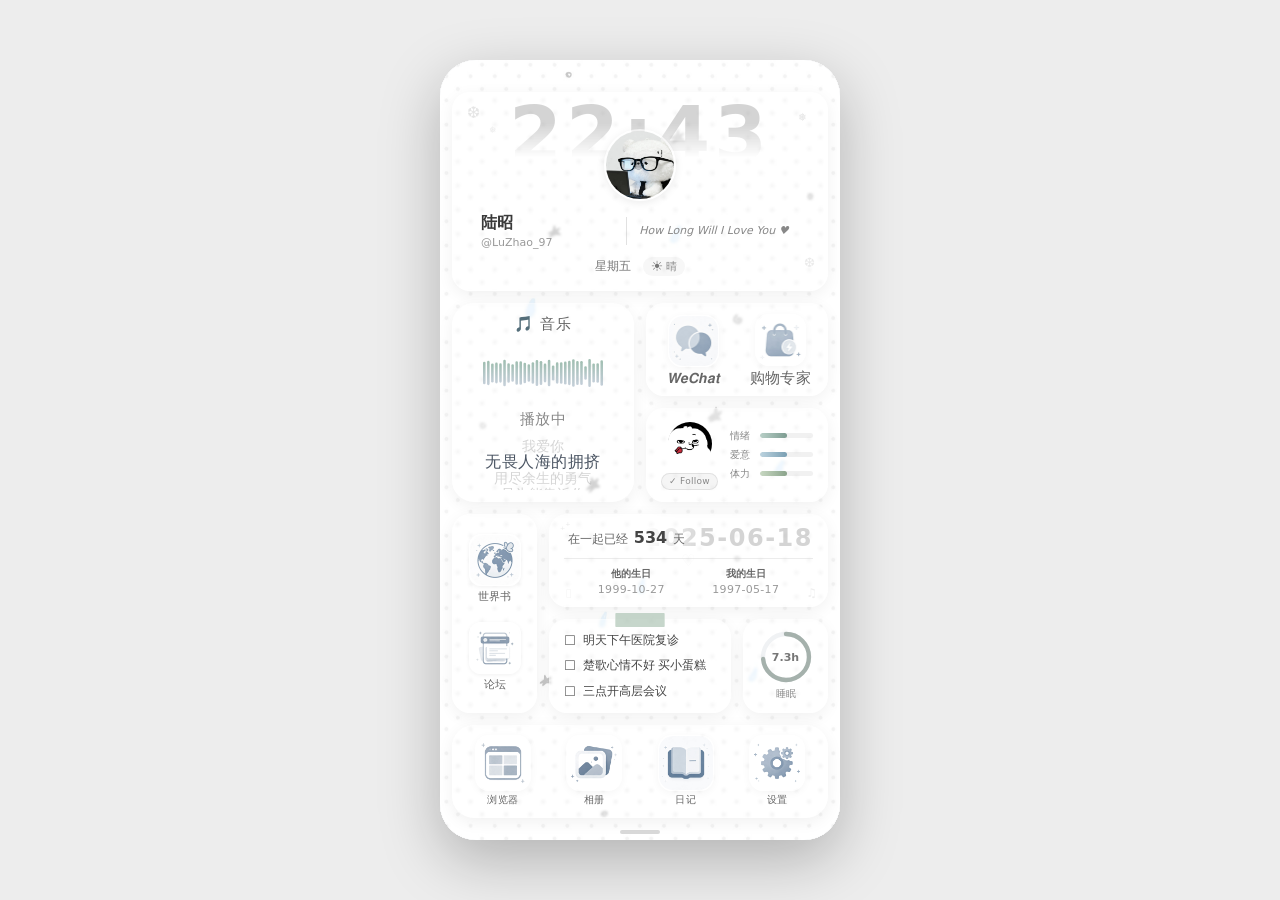
<file: index.html>
<!DOCTYPE html>
<html lang="zh-CN">
<head>
    <meta charset="UTF-8" />
    <meta name="viewport" content="width=device-width, initial-scale=1.0, maximum-scale=1.0, user-scalable=no" />
    <title>𝙒𝙚𝘾𝙝𝙖𝙩</title>

    <title>𝙒𝙚𝘾𝙝𝙖𝙩</title>
    <!-- 引入 CSS -->
    <link rel="stylesheet" href="style.css" />
</head>
<body class="font-system">

<div class="phone" id="app">
    <!-- 顶部留白 -->
    <div id="statusBar"></div>

    <!-- Toast -->
    <div class="toast" id="toast"></div>

    <!-- 横幅通知 -->
    <div id="bannerContainer"></div>

    <!-- ==============================================================
    🏠 手机主页
    ============================================================== -->
    <div class="page active" id="homePage">
        <div class="home-grid" id="homeGrid">
            <!-- 个人名片卡片 -->
            <div class="home-card home-card-profile">
                <span class="deco deco-tl">❅</span>
                <span class="deco deco-br">❆</span>
                <!-- 背景大时间 -->
                <div class="profile-bg-time" id="homeTimeDisplay">00:00</div>
                <!-- 头像 -->
                <div class="profile-avatar" id="profileAvatar">陆</div>
                <!-- 信息行 -->
                <div class="profile-info-row">
                    <div class="profile-left">
                        <div class="profile-name">陆昭</div>
                        <div class="profile-id">@LuZhao_97</div>
                    </div>
                    <div class="profile-divider"></div>
                    <div class="profile-sig">How Long Will I Love You ♥</div>
                </div>
                <!-- 底部信息 -->
                <div class="profile-bottom">
                    <span class="profile-weekday" id="homeWeekday">星期一</span>
                    <span class="profile-weather" id="weatherToggle" title="点击切换天气">
                        <span class="weather-emoji" id="weatherEmoji">☀️</span>
                        <span class="weather-label" id="weatherLabel">晴</span>
                    </span>
                </div>
            </div>
            <!-- 音乐模块 -->
            <div class="home-card home-card-music" id="musicCard">
                <div class="music-label">🎵 音乐</div>
                <div class="waveform-wrap" id="waveformWrap">
                    <canvas id="musicWaveform"></canvas>
                    <div class="play-overlay" id="playOverlay">▶</div>
                </div>
                <div class="music-status" id="musicStatus">
                    <span id="musicStatusText">点击播放</span>
                </div>
                <div class="lyrics-container" id="lyricsContainer">
                    <div class="lyrics-scroll" id="lyricsScroll"></div>
                </div>
            </div>
            <!-- 应用文件夹 -->
            <div class="home-card home-card-app-folder">
                <div class="folder-app" data-app="worldbook">
                    <div class="folder-app-icon" id="worldbookIcon">📚</div>
                    <div class="folder-app-name">世界书</div>
                </div>
                <div class="folder-app" data-app="forum">
                    <div class="folder-app-icon" id="forumIcon">💬</div>
                    <div class="folder-app-name">论坛</div>
                </div>
            </div>
            <!-- 纪念日 -->
            <div class="home-card home-card-anniversary" id="anniversaryCard">
                <span class="anniv-deco anniv-deco-tl">₊⁺</span>
                <span class="anniv-deco anniv-deco-tr">♡</span>
                <span class="anniv-deco anniv-deco-bl">𓏵</span>
                <span class="anniv-deco anniv-deco-br">♫</span>
                <div class="anniv-top">
                    <span class="anniv-days">在一起已经 <strong id="annivDays">0</strong> 天</span>
                    <span class="anniv-date">2025-06-18</span>
                </div>
                <div class="anniv-divider"></div>
                <div class="anniv-bottom">
                    <div class="anniv-birth">
                        <div class="birth-label">他的生日</div>
                        <div class="birth-date">1999-10-27</div>
                    </div>
                    <div class="anniv-birth">
                        <div class="birth-label">我的生日</div>
                        <div class="birth-date">1997-05-17</div>
                    </div>
                </div>
            </div>
            <!-- 便签 -->
            <div class="home-card home-card-sticky-note">
                <div class="sticky-tape"></div>
                <div class="sticky-list" id="stickyTodoList"></div>
            </div>
            <!-- 健康圆环 -->
            <div class="home-card home-card-health-ring">
                <div class="ring-item ring-large">
                    <div class="ring-wrap">
                        <svg class="ring-svg" viewBox="0 0 36 36">
                            <circle class="ring-bg" cx="18" cy="18" r="15.9"></circle>
                            <circle class="ring-fill ring-sleep" cx="18" cy="18" r="15.9" id="ringSleep"></circle>
                        </svg>
                        <div class="ring-value" id="ringSleepVal">7.5h</div>
                    </div>
                    <div class="ring-label">睡眠</div>
                </div>
            </div>
            <!-- 状态监测 -->
            <div class="home-card home-card-status" id="statusCard">
                <div class="status-left">
                    <div class="status-avatar" id="statusAvatar">楚</div>
                    <div class="status-follow-btn">✓ Follow</div>
                </div>
                <div class="status-bars">
                    <div class="status-bar-row">
                        <span class="status-bar-label">情绪</span>
                        <div class="status-bar">
                            <div class="status-bar-fill mood-fill" id="homeMoodBar" style="width:50%"></div>
                        </div>
                    </div>
                    <div class="status-bar-row">
                        <span class="status-bar-label">爱意</span>
                        <div class="status-bar">
                            <div class="status-bar-fill love-fill" id="homeLoveBar" style="width:50%"></div>
                        </div>
                    </div>
                    <div class="status-bar-row">
                        <span class="status-bar-label">体力</span>
                        <div class="status-bar">
                            <div class="status-bar-fill energy-fill" id="homeEnergyBar" style="width:50%"></div>
                        </div>
                    </div>
                </div>
            </div>
            <!-- WeChat + 购物专家 -->
            <div class="home-card home-card-apps">
                <div class="app-wrapper">
                    <div class="app-icon wechat" id="homeWechatBtn">
                        <span class="app-emoji" style="font-size:inherit;">💬</span>
                    </div>
                    <span class="app-name">𝙒𝙚𝘾𝙝𝙖𝙩</span>
                </div>
                <div class="app-wrapper">
                    <div class="app-icon shopping" id="homeShoppingBtn">
                        <span class="app-emoji" style="font-size:inherit;">🛒</span>
                    </div>
                    <span class="app-name">购物专家</span>
                </div>
            </div>
            <!-- 底部dock -->
            <div class="home-card home-card-dock">
                <div class="dock-wrapper">
                    <div class="dock-icon" id="dockSafari">
                        <span class="dock-emoji" style="font-size:inherit;">🧭</span>
                    </div>
                    <span class="dock-name">浏览器</span>
                </div>
                <div class="dock-wrapper">
                    <div class="dock-icon" id="dockAlbum">
                        <span class="dock-emoji" style="font-size:inherit;">🖼️</span>
                    </div>
                    <span class="dock-name">相册</span>
                </div>
                <div class="dock-wrapper">
                    <div class="dock-icon" id="dockDiary">
                        <span class="dock-emoji" style="font-size:inherit;">📖</span>
                    </div>
                    <span class="dock-name">日记</span>
                </div>
                <div class="dock-wrapper">
                    <div class="dock-icon" id="dockSettings">
                        <span class="dock-emoji" style="font-size:inherit;">⚙️</span>
                    </div>
                    <span class="dock-name">设置</span>
                </div>
            </div>
        </div>
        <div class="home-indicator"></div>
    </div>

    <!-- ==============================================================
    🧭 浏览器页面 (Safari)
    ============================================================== -->
    <div class="page safari-page" id="safariPage">
        <div class="safari-header">
            <button class="back-btn" id="safariBack">‹</button>
            <span class="title">浏览器</span>
            <input class="url-bar" id="urlBar" type="text" placeholder="搜索或输入网址" value="about:blank" />
            <button class="refresh-btn" id="refreshBtn">⟳</button>
        </div>
        <div class="safari-body" id="safariBody">
            <div class="search-engine">
                <div class="search-logo">🔍</div>
                <input class="search-input" id="searchInput" type="text" placeholder="搜索..." />
            </div>
            <div>
                <div class="section-title">⭐ 收藏夹</div>
                <div class="bookmark-item" id="bookmarkShopping">
                    <div>首页 - 您身边的购物专家 30分钟到家</div>
                    <div class="url">shopping://expert</div>
                </div>
                <div class="bookmark-item" id="bookmarkRehab">
                    <div>首页 - Powered by STARS 复健训练</div>
                    <div class="url">stars://rehab</div>
                </div>
                <div class="bookmark-item" id="bookmarkTouch">
                    <div>Touch 虚拟触碰面板 - 与您的爱人亲密互动</div>
                    <div class="url">touch://virtual</div>
                </div>
                <div class="bookmark-item" id="bookmarkMonitor">
                    <div>隐私监控视角 - 手机桌面同步</div>
                    <div class="url">monitor://secret</div>
                </div>
            </div>
            <div>
                <div class="section-title">🕐 历史记录</div>
                <div class="history-item"><span>小指断裂还可以重新接续吗</span><span class="h-time">昨天</span></div>
                <div class="history-item"><span>腿伤多久能出院</span><span class="h-time">昨天</span></div>
                <div class="history-item"><span>复健训练注意事项</span><span class="h-time">3天前</span></div>
                <div class="history-item"><span>手部神经修复手术</span><span class="h-time">5天前</span></div>
            </div>
        </div>
    </div>

    <!-- 复健弹窗 -->
    <div class="rehab-overlay" id="rehabOverlay">
        <div class="rehab-card">
            <div class="rehab-title">😈 复健训练</div>
            <div class="slider-group">
                <div class="slider-label"><span>震动强度</span><span class="slider-val" id="intensityVal">3</span></div>
                <input type="range" id="intensitySlider" min="1" max="5" value="3" step="1" />
            </div>
            <div class="slider-group">
                <div class="slider-label"><span>震动频率</span><span class="slider-val" id="frequencyVal">3</span></div>
                <input type="range" id="frequencySlider" min="1" max="5" value="3" step="1" />
            </div>
            <div class="slider-group">
                <div class="slider-label"><span>性能释放</span><span class="slider-val" id="performanceVal">50%</span></div>
                <input type="range" id="performanceSlider" min="0" max="100" value="50" step="1" />
            </div>
            <div class="rehab-actions">
                <button class="btn-start" id="rehabStart">▶ 开始</button>
                <button class="btn-stop" id="rehabStop">⏹ 停止</button>
            </div>
        </div>
    </div>

    <!-- ==============================================================
    📖 恋爱日记 (Diary)
    ============================================================== -->
    <div class="page diary-page" id="diaryPage">
        <div class="diary-header">
            <button class="back-btn" id="diaryBack">‹</button>
            <span class="title">日记</span>
            <div class="header-actions">
                <span id="diaryHiddenBtn" style="font-size:18px;cursor:pointer;">🤫</span>
            </div>
        </div>
        <div class="diary-top" id="diaryTop">
            <div class="ecg-row">
                <div class="avatar-circle" id="diaryAvatarLeft">陆</div>
                <div class="ecg-wrap">
                    <svg class="ecg-svg" viewBox="0 0 200 30" preserveAspectRatio="xMidYMid meet">
                        <polyline points="0,15 10,15 15,3 20,27 25,15 35,15 40,3 45,27 50,15 60,15 65,3 70,27 75,15 85,15 90,3 95,27 100,15 110,15 115,3 120,27 125,15 135,15 140,3 145,27 150,15 160,15 165,3 170,27 175,15 185,15 190,3 195,27 200,15"
                        fill="none" stroke="#C1D1E5" stroke-width="2" stroke-linecap="round" stroke-linejoin="round" />
                    </svg>
                    <span class="heart-icon">❤️</span>
                </div>
                <div class="avatar-circle" id="diaryAvatarRight">楚</div>
            </div>
            <div class="diary-anniversary" id="diaryAnniversary">💕 在一起已经 <strong>0</strong> 天</div>
        </div>
        <hr class="diary-divider" />
        <div class="diary-list" id="diaryList"></div>
        <div class="diary-input">
            <input id="diaryInput" placeholder="写日记..." />
            <button id="diarySend">发布</button>
        </div>
    </div>

    <!-- ==============================================================
    👆 Touch 虚拟触碰面板
    ============================================================== -->
    <div class="page touch-page" id="touchPage">
        <div class="touch-header">
            <button class="back-btn" id="touchBack">‹</button>
            <span class="title">Touch 虚拟触碰面板</span>
            <div class="header-actions">
                <button id="privacyToggle" class="privacy-btn" title="点击切换隐私模式">
                    ❤️
                </button>
            </div>
        </div>
        <div class="touch-body">
            <!-- 上方：感知调节模块 -->
            <div class="sense-module">
                <div class="module-title">✨ 感知调节</div>
                <div class="sense-grid">
                    <div class="sense-item">
                        <div class="sense-label">
                            <span>🌬️ 呼吸</span>
                            <span class="sense-value" id="breathVal">60</span>
                        </div>
                        <input type="range" class="sense-slider" id="breathSlider" min="20" max="120" value="60" />
                    </div>
                    <div class="sense-item">
                        <div class="sense-label">
                            <span>🌡️ 体温</span>
                            <span class="sense-value" id="tempVal">36.5</span>
                        </div>
                        <input type="range" class="sense-slider" id="tempSlider" min="35" max="39" step="0.1" value="36.5" />
                    </div>
                    <div class="sense-item">
                        <div class="sense-label">
                            <span>😣 痛觉</span>
                            <span class="sense-value" id="painVal">30</span>
                        </div>
                        <input type="range" class="sense-slider" id="painSlider" min="0" max="100" value="30" />
                    </div>
                    <div class="sense-item">
                        <div class="sense-label">
                            <span>👃 嗅觉</span>
                            <span class="sense-value" id="smellVal">50</span>
                        </div>
                        <input type="range" class="sense-slider" id="smellSlider" min="0" max="100" value="50" />
                    </div>
                    <div class="sense-item">
                        <div class="sense-label">
                            <span>👅 味觉</span>
                            <span class="sense-value" id="tasteVal">50</span>
                        </div>
                        <input type="range" class="sense-slider" id="tasteSlider" min="0" max="100" value="50" />
                    </div>
                </div>
            </div>

            <!-- 中间：8个触碰按键 -->
            <div class="touch-grid-module">
                <div class="module-title">
                    🤲 触碰互动
                    <div class="touch-session-btns">
                        <button class="session-btn start" id="touchSessionStart" title="开始互动">▶</button>
                        <button class="session-btn end" id="touchSessionEnd" title="结束互动">◉</button>
                    </div>
                </div>
                <div class="touch-grid">
                    <button class="touch-btn" data-touch="holdhand">
                        <span class="touch-icon">🤝</span>
                        <span class="touch-name">牵手</span>
                    </button>
                    <button class="touch-btn" data-touch="hug">
                        <span class="touch-icon">🤗</span>
                        <span class="touch-name">拥抱</span>
                    </button>
                    <button class="touch-btn" data-touch="kiss">
                        <span class="touch-icon">💋</span>
                        <span class="touch-name">亲吻</span>
                    </button>
                    <button class="touch-btn" data-touch="pathead">
                        <span class="touch-icon">🧠</span>
                        <span class="touch-name">摸头</span>
                    </button>
                    <button class="touch-btn" data-touch="patshoulder">
                        <span class="touch-icon">👐</span>
                        <span class="touch-name">拍肩</span>
                    </button>
                    <button class="touch-btn" data-touch="comfort">
                        <span class="touch-icon">🫂</span>
                        <span class="touch-name">安慰</span>
                    </button>
                    <button class="touch-btn" data-touch="observe">
                        <span class="touch-icon">👀</span>
                        <span class="touch-name">观察</span>
                    </button>
                    <button class="touch-btn" data-touch="play">
                        <span class="touch-icon">🎮</span>
                        <span class="touch-name">嬉戏</span>
                    </button>
                </div>
            </div>

            <!-- 下方：反应日志区 -->
            <div class="log-module">
                <div class="module-title">📝 反应日志 <span style="font-size:11px;color:#999;font-weight:normal;">（长按可删除）</span></div>
                <div class="log-area" id="touchLogArea">
                    <div class="log-empty">点击上方按键，看看楚歌的反应...</div>
                </div>
            </div>
        </div>
        <!-- 自定义动作编辑弹窗 -->
        <div class="touch-custom-overlay" id="touchCustomOverlay">
            <div class="touch-custom-modal">
                <div class="custom-modal-title">自定义动作描述</div>
                <div class="custom-modal-subtitle" id="customModalSubtitle">为「牵手」输入描述</div>
                <textarea class="custom-modal-input" id="customModalInput" placeholder="描述这个触碰动作的具体内容..."></textarea>
                <div class="custom-modal-hint">留空可恢复默认描述</div>
                <div class="custom-modal-btns">
                    <button class="custom-btn cancel" id="customModalCancel">取消</button>
                    <button class="custom-btn confirm" id="customModalConfirm">确定</button>
                </div>
            </div>
        </div>
    </div>

    <!-- ==============================================================
    🛒 购物专家页面
    ============================================================== -->
    <div class="page shopping-page" id="shoppingPage">
        <div class="shopping-header">
            <button class="back-btn" id="shoppingBack">‹</button>
            <span class="title">购物专家</span>
            <div class="header-actions">
                <button class="more-btn" id="shoppingMoreBtn">⋮</button>
                <div class="more-dropdown" id="shoppingMoreDropdown">
                    <button class="m-item" data-action="add">➕ 添加物品</button>
                    <button class="m-item" data-action="toggleHide">
                        🙈 隐藏金额 <span class="toggle-indicator" id="hideToggleIndicator">关</span>
                    </button>
                </div>
            </div>
        </div>
        <!-- 分类导航 -->
        <div class="shop-categories" id="shopCategories"></div>
        <!-- 商品列表 -->
        <div class="shop-items" id="shopItems"></div>
        <!-- 购物车栏 -->
        <div class="shop-cart-bar" id="shopCartBar">
            <div class="cart-info">
                <span class="cart-icon" id="cartIcon">
                    🛒
                    <span class="cart-badge" id="cartBadge" style="display:none;">0</span>
                </span>
                <span class="cart-summary" id="cartSummary">购物车是空的</span>
            </div>
            <button class="btn-checkout" id="btnCheckout" disabled>去购物</button>
        </div>
        <!-- 购物车详情 -->
        <div class="cart-detail-overlay" id="cartDetailOverlay">
            <div class="cart-detail-card">
                <div class="cart-title">🛒 购物车</div>
                <div class="cart-items" id="cartItemsList"></div>
                <div class="cart-total" id="cartTotalRow">
                    <span>合计</span>
                    <span class="total-price" id="cartTotalPrice">¥0.00</span>
                </div>
                <div class="cart-actions">
                    <button class="btn-cart-checkout" id="cartCheckoutBtn">🧾 下单</button>
                    <button class="btn-cart-clear" id="cartClearBtn">清空</button>
                    <button class="btn-cart-close" id="cartCloseBtn">关闭</button>
                </div>
            </div>
        </div>
    </div>

    <!-- ===== 聊天列表页 ===== -->
    <div class="page" id="listPage">
        <div class="list-header">
            <button class="back-btn" id="listBack">‹</button>
            <span class="title">𝙒𝙚𝘾𝙝𝙖𝙩</span>
            <div class="header-actions">
                <span id="momentsEntry" style="font-size:18px;cursor:pointer;">🌙</span>
            </div>
        </div>
        <div id="contactList" style="flex:1;overflow-y:auto;"></div>
    </div>

    <!-- ===== 聊天详情页 ===== -->
    <div class="page" id="chatPage">
        <div class="chat-header">
            <button class="back-btn" id="backToList">‹</button>
            <div class="header-title-wrapper" id="chatTitleWrapper">
                <span class="main-name" id="chatTitleMain">楚歌</span>
                <span class="sub-name" id="chatTitleSub"></span>
            </div>
            <div class="header-actions">
                <button class="action-btn" id="callBtn" title="拨打电话">📞</button>
                <button class="menu-btn" id="menuBtn">⋮</button>
            </div>
            <div class="dropdown-menu" id="dropdownMenu">
                <button class="menu-item" data-action="background">📝 背景记录</button>
                <button class="menu-item" data-action="pin">📌 置顶聊天</button>
                <button class="menu-item" data-action="mute">🔕 消息免打扰</button>
                <button class="menu-item" data-action="cold">❄️ 许久未回复</button>
                <button class="menu-item" data-action="moodpanel">📊 状态栏监控</button>
                <div class="menu-divider"></div>
                <button class="menu-item" data-action="voice">🎤 发语音</button>
                <div class="menu-divider"></div>
                <button class="menu-item" data-action="export">📤 导出聊天记录</button>
                <button class="menu-item danger" data-action="delete">🚫 删除聊天</button>
            </div>
        </div>

        <!-- 情绪状态悬浮窗（仅楚歌显示） -->
        <div class="mood-status-panel" id="moodStatusPanel">
            <div class="mood-avatar" id="moodAvatar">楚</div>
            <div class="mood-stats">
                <div class="mood-row">
                    <div class="mood-stat">
                        <span class="mood-label">情绪</span>
                        <div class="mood-bar"><div class="mood-fill mood-mood" id="moodMoodFill" style="width:50%"></div></div>
                    </div>
                    <div class="mood-stat">
                        <span class="mood-label">压力</span>
                        <div class="mood-bar"><div class="mood-fill mood-stress" id="moodStressFill" style="width:50%"></div></div>
                    </div>
                </div>
                <div class="mood-row">
                    <div class="mood-stat">
                        <span class="mood-label">体力</span>
                        <div class="mood-bar"><div class="mood-fill mood-energy" id="moodEnergyFill" style="width:50%"></div></div>
                    </div>
                    <div class="mood-stat">
                        <span class="mood-label">欲望</span>
                        <div class="mood-bar"><div class="mood-fill mood-desire" id="moodDesireFill" style="width:50%"></div></div>
                    </div>
                </div>
                <div class="mood-row single">
                    <div class="mood-stat">
                        <span class="mood-label">爱意</span>
                        <div class="mood-bar"><div class="mood-fill mood-love" id="moodLoveFill" style="width:50%"></div></div>
                    </div>
                </div>
                <div class="mood-want">
                    <em id="moodWantText">想见你</em>
                </div>
            </div>
        </div>

        <div class="chat-area" id="chatArea"></div>

        <div class="msg-context-menu" id="msgContextMenu">
            <button class="menu-item" id="msgMenuDelete">🚫 删除</button>
            <button class="menu-item" id="msgMenuRegenerate">🔄 AI重说</button>
            <button class="menu-item" id="msgMenuSelectMulti">☑️ 选择多条</button>
        </div>

        <div class="selection-bar" id="selectionBar">
            <span class="sel-info">已选 <span class="count" id="selCount">0</span> 条</span>
            <div class="sel-actions">
                <button class="btn-del" id="selDelete">🚫 删除</button>
                <button class="btn-forward" id="selForward">📤 转发</button>
                <button class="btn-cancel-sel" id="selCancel">取消</button>
            </div>
        </div>

        <div class="input-area">
            <button class="plus-btn" id="plusBtn">
                <span class="plus-icon">+</span>
            </button>
            <div class="input-wrap">
                <div class="sticker-preview" id="stickerPreview" aria-hidden="true"></div>
                <input class="input-field" id="inputField" type="text" placeholder="输入消息..." autocomplete="off" />
            </div>
            <button class="send-btn" id="sendBtn">发送</button>
        </div>

        <!-- 底部功能面板 -->
        <div class="bottom-panel" id="bottomPanel">
            <div class="panel-card" data-action="sticker">
                <div class="card-icon">😊</div>
                <div class="card-label">表情包</div>
            </div>
            <div class="panel-card" data-action="redpacket">
                <div class="card-icon">🧧</div>
                <div class="card-label">红包</div>
            </div>
            <div class="panel-card" data-action="transfer">
                <div class="card-icon">💸</div>
                <div class="card-label">转账</div>
            </div>
            <div class="panel-card" data-action="location">
                <div class="card-icon">📍</div>
                <div class="card-label">位置</div>
            </div>
        </div>

        <!-- ===== 通话面板 - 半透明毛玻璃 ===== -->
        <div class="call-overlay" id="callOverlay">
            <div class="call-card">
                <div class="caller-name" id="callerName">楚歌</div>
                <div class="caller-status" id="callerStatus">响铃中...</div>
                <div class="call-actions">
                    <button class="btn-answer" id="callAnswer">接听</button>
                    <button class="btn-reject" id="callReject">挂断</button>
                </div>
            </div>
        </div>

        <div class="claim-overlay" id="claimOverlay">
            <div class="claim-card">
                <div class="claim-title">🧧 领取红包</div>
                <div class="claim-actions">
                    <button class="btn-claim" id="claimBtn">领取</button>
                    <button class="btn-return" id="returnBtn">退回</button>
                </div>
            </div>
        </div>

        <div class="custom-overlay" id="redpacketOverlay">
            <div class="custom-card">
                <div class="card-title">🧧 发红包</div>
                <input class="card-input" id="redpacketAmount" type="text" placeholder="金额（元）" />
                <textarea class="card-textarea" id="redpacketMessage" placeholder="想说的话（选填）"></textarea>
                <div class="card-actions">
                    <button class="btn-send" id="redpacketSend">发送</button>
                    <button class="btn-cancel" id="redpacketCancel">取消</button>
                </div>
            </div>
        </div>

        <div class="custom-overlay" id="transferOverlay">
            <div class="custom-card">
                <div class="card-title">💸 转账</div>
                <input class="card-input" id="transferAmount" type="text" placeholder="转账金额（元）" />
                <textarea class="card-textarea" id="transferMessage" placeholder="转账说明（选填）"></textarea>
                <div class="card-actions">
                    <button class="btn-send" id="transferSend">转账</button>
                    <button class="btn-cancel" id="transferCancel">取消</button>
                </div>
            </div>
        </div>

        <div class="custom-overlay" id="locationOverlay">
            <div class="custom-card">
                <div class="card-title">📍 位置共享</div>
                <div class="location-hint" id="locationHint">向对方发起位置共享请求...</div>
                <div class="card-actions">
                    <button class="btn-send" id="locationRequest">发起请求</button>
                    <button class="btn-cancel" id="locationCancel">取消</button>
                </div>
            </div>
        </div>

        <div class="custom-overlay" id="voiceOverlay">
            <div class="custom-card">
                <div class="card-title">🎤 发语音</div>
                <textarea class="card-textarea" id="voiceContent" placeholder="输入语音内容..." style="min-height:50px;"></textarea>
                <div class="voice-bar-container">
                    <div class="voice-bar" id="voiceBar" style="width:0%;"></div>
                </div>
                <div class="card-actions">
                    <button class="btn-send" id="voiceSend">发送</button>
                    <button class="btn-cancel" id="voiceCancel">取消</button>
                </div>
            </div>
        </div>

        <!-- 表情包面板 -->
        <div class="sticker-overlay" id="stickerOverlay">
            <div class="sticker-panel">
                <div class="sticker-header">
                    <span class="sticker-title">😊 表情包</span>
                    <div class="sticker-header-actions">
                        <button class="sticker-lib-btn" id="stickerLibBtn">表情包库</button>
                        <button class="sticker-add-btn" id="stickerAddBtn">+ 添加</button>
                    </div>
                    <button class="sticker-close" id="stickerClose">×</button>
                </div>
                <div class="sticker-grid" id="stickerGrid">
                    <!-- 表情包动态生成 -->
                </div>
            </div>
        </div>

        <!-- 表情包编辑弹窗 -->
        <div class="sticker-edit-overlay" id="stickerEditOverlay">
            <div class="sticker-edit-card">
                <div class="edit-title" id="stickerEditTitle">添加表情包</div>
                <div class="edit-preview" id="stickerEditPreview">😊</div>
                <div class="edit-row" style="display:flex; align-items:center; gap:8px;">
                    <label style="flex-shrink:0;">表情/图片</label>
                    <input type="text" id="stickerEmojiInput" placeholder="输入emoji或图片URL" style="flex:1;" />
                    <button type="button" id="stickerImageUploadBtn" style="
                        width:32px; height:32px; border-radius:50%; border:1px solid #ccc;
                        background:#f0f0f0; cursor:pointer; font-size:16px; display:flex;
                        align-items:center; justify-content:center; flex-shrink:0;
                    " title="上传图片">↑</button>
                    <input type="file" id="stickerImageUpload" accept="image/*" style="display:none;" />
                </div>
                <!-- ★★★ 已删除“备注”输入框 ★★★ -->
                <div class="edit-row">
                    <label>描述（30字）</label>
                    <input type="text" id="stickerDescInput" maxlength="30" placeholder="例如：流泪小狗紧紧拥抱..." />
                </div>
                <div class="edit-row">
                    <label>风格</label>
                    <select id="stickerStyleSelect">
                        <option value="positive">开心/积极</option>
                        <option value="negative">生气/消极</option>
                        <option value="shy">害羞/暧昧</option>
                        <option value="sad">委屈/难过</option>
                        <option value="neutral">中性/其他</option>
                    </select>
                </div>
                <div class="edit-actions">
                    <button class="btn-cancel" id="stickerEditCancel">取消</button>
                    <button class="btn-save" id="stickerEditSave">保存</button>
                </div>
            </div>
        </div>

        <div class="forward-overlay" id="forwardOverlay">
            <div class="forward-card">
                <div class="forward-title">📤 转发给</div>
                <div class="forward-list" id="forwardList"></div>
                <div class="forward-actions">
                    <button class="btn-fwd-cancel" id="forwardCancel">取消</button>
                </div>
            </div>
        </div>
    </div>

    <!-- ===== 朋友圈页 ===== -->
    <div class="page moments-page" id="momentsPage">
        <div class="moments-header">
            <button class="back-btn" id="momentsBack">‹</button>
            <span class="title">𝙈𝙤𝙢𝙚𝙣𝙩𝙨</span>
            <div class="header-actions">
                <span id="momentsHiddenBtn" style="font-size:18px;cursor:pointer;">🤫</span>
            </div>
        </div>
        <div class="profile-area" id="momentsProfileArea">
            <div class="profile-avatar" id="profileAvatar">陆</div>
            <div class="profile-signature" id="profileSignature">打工赚钱 养楚歌</div>
        </div>
        <div class="moments-list" id="momentsList"></div>
        <div class="moments-input">
            <input id="momentInput" placeholder="写日记..." />
            <button id="momentSend">发布</button>
        </div>
    </div>

    <!-- ===== 监控页面 ===== -->
    <div class="page monitor-page" id="monitorPage">
        <div class="chat-header">
            <button class="back-btn" id="monitorBack">‹</button>
            <div class="chat-title">
                <div class="chat-name">隐私监控视角 · 手机桌面同步</div>
            </div>
            <div class="chat-more">⋯</div>
        </div>
        <div class="chat-area monitor-chat-area" id="monitorChatArea">
            <div class="chat-tip">点击下方「刷新记录」查看最新对话</div>
        </div>
        <div class="monitor-bottom">
            <button class="monitor-refresh-btn" id="monitorRefreshBtn">
                <span class="refresh-icon">🔄</span>
                <span>刷新记录</span>
            </button>
        </div>
    </div>

    <!-- ===== 论坛页面 ===== -->
    <div class="page forum-page" id="forumPage">
        <!-- 列表视图 -->
        <div class="forum-list-view" id="forumListView">
            <div class="forum-header">
                <button class="back-btn" id="forumBack">‹</button>
                <div class="forum-title">✨ 浮生论坛</div>
                <button class="forum-post-btn" id="forumPostBtn">✎ 发帖</button>
            </div>
            <div class="board-tabs">
                <div class="board-tab active" data-board="gossip">
                    <span class="tab-icon">🍵</span>
                    <span>八卦茶坊</span>
                </div>
                <div class="board-tab" data-board="fanfic">
                    <span class="tab-icon">📖</span>
                    <span>同人创作</span>
                </div>
                <div class="board-tab" data-board="live">
                    <span class="tab-icon">🔴</span>
                    <span>私密直播</span>
                </div>
            </div>
            <div class="forum-list" id="forumList"></div>
            <!-- 直播窗口（私密直播板块） -->
            <div class="live-view" id="liveView" style="display:none;">
                <div class="live-container">
                    <div class="live-video">
                        <div class="live-top-bar">
                            <div class="live-live-tag">
                                <span class="live-dot"></span>
                                <span>直播中</span>
                            </div>
                            <div class="live-host-info">
                                <div class="live-host-avatar">楚</div>
                                <div class="live-host-name">匿名主播</div>
                                <div class="live-viewers">👁 234 人观看</div>
                            </div>
                        </div>
                        <div class="live-cover-text">深夜电台 · 陪你聊天</div>
                    </div>
                    <div class="live-danmaku-layer" id="liveDanmakuLayer"></div>
                </div>
                <div class="live-controls">
                    <button class="live-gift-btn" id="liveGiftBtn">🎁 送礼</button>
                    <input type="text" class="live-danmaku-input" id="liveDanmakuInput" placeholder="发条弹幕..." />
                    <button class="live-send-btn" id="liveSendBtn">发送</button>
                </div>
                <div class="live-comments" id="liveComments">
                    <div class="live-comment-system">欢迎来到直播间～</div>
                </div>
            </div>
        </div>
        <!-- 详情视图 -->
        <div class="forum-detail-view" id="forumDetailView" style="display:none;">
            <div class="forum-header">
                <button class="back-btn" id="forumDetailBack">‹</button>
                <div class="forum-title">帖子详情</div>
                <button class="forum-share-btn" id="forumShareBtn" title="转发">
                    <svg viewBox="0 0 24 24" width="18" height="18" fill="none" stroke="currentColor" stroke-width="2" stroke-linecap="round" stroke-linejoin="round">
                        <polyline points="17 1 21 5 17 9"></polyline>
                        <path d="M3 11V9a4 4 0 0 1 4-4h14"></path>
                        <polyline points="7 23 3 19 7 15"></polyline>
                        <path d="M21 13v2a4 4 0 0 1-4 4H3"></path>
                    </svg>
                </button>
            </div>
            <div class="detail-scroll-container">
                <div class="post-detail" id="postDetail">
                    <div class="post-detail-title" id="detailTitle"></div>
                    <div class="post-detail-meta">
                        <span class="detail-author" id="detailAuthor"></span>
                        <span class="detail-time" id="detailTime"></span>
                    </div>
                    <div class="post-detail-content" id="detailContent"></div>
                    <div class="post-detail-stats">
                        <span id="detailViews">0 浏览</span>
                        <span id="detailLikes">❤ 0</span>
                    </div>
                </div>
                <div class="reply-section">
                    <div class="reply-count" id="replyCount">全部回复 0</div>
                    <div class="reply-list" id="replyList"></div>
                </div>
            </div>
            <div class="reply-input-bar">
                <div class="reply-user-tag" id="replyUserTag" title="点击修改昵称">陆昭</div>
                <input type="text" class="reply-input" id="replyInput" placeholder="说点什么..." />
                <button class="reply-send-btn" id="replySendBtn">发送</button>
            </div>
        </div>
        <!-- 转发弹窗 -->
        <div class="forum-share-overlay" id="forumShareOverlay" style="display:none;">
            <div class="forum-share-modal">
                <div class="share-modal-title">转发给</div>
                <div class="share-contact-list" id="shareContactList"></div>
                <div class="share-extra-input">
                    <input type="text" id="shareExtraText" placeholder="说点什么..." maxlength="100" />
                </div>
                <div class="share-modal-btns">
                    <button class="share-btn cancel" id="shareCancelBtn">取消</button>
                    <button class="share-btn confirm" id="shareConfirmBtn">发送</button>
                </div>
            </div>
        </div>
    </div>
    <div class="page sticker-library-page" id="stickerLibraryPage">
        <div class="settings-header">
            <button class="back-btn" id="stickerLibBack">‹</button>
            <span class="title">表情包库</span>
        </div>
        <div class="sticker-tabs">
            <div class="tab-item active" data-tab="dog">小狗</div>
            <div class="tab-item" data-tab="cat">小猫</div>
            <div class="tab-item" data-tab="other">其他</div>
        </div>
        <div class="sticker-library-content">
            <div class="sticker-library-grid" id="stickerLibraryGrid">
                <!-- 表情包动态生成 -->
            </div>
        </div>
    </div>

    <!-- ===== 设置页 ===== -->
    <div class="page settings-page" id="settingsPage">
        <div class="settings-header">
            <button class="back-btn" id="settingsBack">‹</button>
            <span class="title">设置</span>
        </div>
        <div class="settings-body">
            <!-- 手机美化 -->
            <div class="settings-group" id="themeGroup">
                <div class="group-header">
                    <span class="group-title">手机美化</span>
                    <span class="toggle-btn collapsed" id="themeToggle">▼</span>
                </div>
                <div class="group-content collapsed" id="themeContent">
                    <div class="option-row">
                        <span class="option-label">字体</span>
                        <div class="option-control" id="fontControl">
                            <select id="fontSelect">
                                <option value="system">系统默认</option>
                                <option value="noto-sans">思源黑体</option>
                                <option value="noto-serif">思源宋体</option>
                                <option value="georgia">Georgia</option>
                                <option value="palatino">Palatino</option>
                            </select>
                        </div>
                    </div>
                    <div class="option-row">
                        <span class="option-label">桌面壁纸</span>
                        <div class="option-control" style="flex-direction:column; align-items:stretch; gap:8px; width:100%;">
                            <div class="wallpaper-preview" id="wallpaperPreview">点击上传壁纸</div>
                            <div class="wallpaper-actions">
                                <button class="primary" id="wallpaperUpload">上传</button>
                                <button id="wallpaperReset">恢复默认</button>
                            </div>
                        </div>
                    </div>
                    <div class="option-row">
                        <span class="option-label">朋友圈首图</span>
                        <div class="option-control" style="flex-direction:column; align-items:stretch; gap:8px; width:100%;">
                            <div class="wallpaper-preview" id="momentsCoverPreview">点击上传首图</div>
                            <div class="wallpaper-actions">
                                <button class="primary" id="momentsCoverUpload">上传</button>
                                <button id="momentsCoverReset">恢复默认</button>
                            </div>
                        </div>
                    </div>
                    <div class="option-row">
                        <span class="option-label">聊天背景</span>
                        <div class="option-control" style="flex-direction:column; align-items:stretch; gap:8px; width:100%;">
                            <div class="wallpaper-preview" id="chatBgPreview">点击上传背景</div>
                            <div class="wallpaper-actions">
                                <button class="primary" id="chatBgUpload">上传</button>
                                <button id="chatBgReset">恢复默认</button>
                            </div>
                        </div>
                    </div>
                    <div class="option-row">
                        <span class="option-label">气泡透明度</span>
                        <div class="option-control">
                            <input type="range" id="bubbleOpacitySlider" min="20" max="100" value="100" step="1" />
                            <span class="range-val" id="bubbleOpacityVal">100%</span>
                        </div>
                    </div>
                    <div class="option-row">
                        <span class="option-label">字体大小</span>
                        <div class="option-control">
                            <input type="range" id="bubbleFontSizeSlider" min="12" max="20" value="14" step="1" />
                            <span class="range-val" id="bubbleFontSizeVal">14px</span>
                        </div>
                    </div>
                    <div class="option-row">
                        <span class="option-label">模块透明度</span>
                        <div class="option-control">
                            <input type="range" id="opacitySlider" min="10" max="100" value="15" step="1" />
                            <span class="range-val" id="opacityVal">15%</span>
                        </div>
                    </div>
                    <div class="option-row">
                        <span class="option-label">模块毛玻璃</span>
                        <div class="option-control">
                            <input type="range" id="blurSlider" min="0" max="30" value="2" step="1" />
                            <span class="range-val" id="blurVal">2px</span>
                        </div>
                    </div>
                </div>
            </div>

            <!-- 头像管理 -->
            <div class="settings-group" id="avatarSettingsGroup">
                <div class="group-header">
                    <span class="group-title">头像管理</span>
                    <span class="toggle-btn collapsed" id="avatarToggle">▼</span>
                </div>
                <div class="group-content collapsed" id="avatarSettingsContent">
                    <div class="avatar-edit-row">
                        <div class="label">陆昭</div>
                        <div class="preview" id="myAvatarPreview"></div>
                        <div class="actions">
                            <button id="myAvatarEmoji">Emoji</button>
                            <button id="myAvatarUpload">上传</button>
                            <button id="myAvatarReset">恢复默认</button>
                        </div>
                    </div>
                    <div id="contactAvatarList" style="margin-top:8px;"></div>
                </div>
            </div>

            <!-- 图标管理 -->
            <div class="settings-group" id="iconSettingsGroup">
                <div class="group-header">
                    <span class="group-title">图标管理</span>
                    <span class="toggle-btn collapsed" id="iconToggle">▼</span>
                </div>
                <div class="group-content collapsed" id="iconSettingsContent">
                    <div id="iconList"></div>
                </div>
            </div>

            <!-- 时间设置 -->
            <div class="settings-group">
                <div class="group-title">时间设置</div>
                <div class="option-row">
                    <span class="option-label">当前时间</span>
                    <span id="currentTimeDisplay" style="font-size:14px;color:#2c2c2c;"></span>
                </div>
                <div class="option-row" style="flex-wrap:wrap; gap:6px;">
                    <span class="option-label">时间调整</span>
                    <div class="option-control" style="flex:1; justify-content:flex-start; gap:8px; flex-wrap:wrap;">
                        <input type="datetime-local" id="timePicker" />
                        <button id="applyTimeBtn">应用</button>
                        <button id="syncTimeBtn" style="padding:4px 14px; border:1px solid #d9d9d9; border-radius:16px; background:#fff; font-size:13px; cursor:pointer; font-family:inherit; color:#2c2c2c;">同步系统时间</button>
                    </div>
                </div>
            </div>

            <!-- API设置 -->
            <div class="settings-group">
                <div class="group-title">API 设置</div>
                <div class="option-row" style="flex-direction:column; align-items:stretch; gap:4px; padding:6px 0;">
                    <span class="option-label" style="width:100%; font-size:13px; font-weight:500; color:#555;">API 地址</span>
                    <input type="text" id="apiUrlInput" placeholder="https://api.deepseek.com/chat/completions" 
                           style="width:100%; height:34px; border:1px solid #d9d9d9; border-radius:8px; padding:0 12px; font-size:13px; outline:none; font-family:inherit; box-sizing:border-box;" />
                </div>
                <div class="option-row" style="flex-direction:column; align-items:stretch; gap:4px; padding:6px 0;">
                    <span class="option-label" style="width:100%; font-size:13px; font-weight:500; color:#555;">API Key</span>
                    <input type="password" id="apiKeyInput" placeholder="输入你的 API Key" 
                           style="width:100%; height:34px; border:1px solid #d9d9d9; border-radius:8px; padding:0 12px; font-size:13px; outline:none; font-family:inherit; box-sizing:border-box;" />
                </div>
                <div class="option-row" style="justify-content:flex-end; gap:10px; padding:6px 0; border-bottom:none;">
                    <button id="apiResetBtn" style="padding:6px 18px; border:1px solid #d9d9d9; border-radius:16px; background:#fff; font-size:13px; cursor:pointer; font-family:inherit; color:#666;">重置默认</button>
                    <button id="apiSaveBtn" style="padding:6px 18px; border:none; border-radius:16px; background:#8BA8B7; font-size:13px; cursor:pointer; font-family:inherit; color:#fff;">保存设置</button>
                </div>
            </div>

            <!-- 数据管理 -->
            <div class="settings-group" id="dataGroup">
                <div class="group-header">
                    <span class="group-title">数据管理</span>
                    <span class="toggle-btn collapsed" id="dataToggle">▼</span>
                </div>
                <div class="group-content collapsed" id="dataContent">
                    <div class="data-row">
                        <span class="label">清除全部聊天记录</span>
                        <div class="btn-group"><button class="danger-btn" id="clearAllBtn">清除</button></div>
                    </div>
                    <div class="data-row">
                        <span class="label">删除全部朋友圈内容</span>
                        <div class="btn-group"><button class="danger-btn secondary" id="clearMomentsBtn">删除</button></div>
                    </div>
                    <div class="data-row">
                        <span class="label">数据备份</span>
                        <div class="btn-group">
                            <button class="danger-btn backup" id="backupDataBtn">备份</button>
                            <button class="danger-btn import" id="importDataBtn">导入</button>
                        </div>
                    </div>
                    <div class="data-row">
                        <span class="label">全局重置</span>
                        <div class="btn-group"><button class="danger-btn tertiary" id="globalResetBtn">重置</button></div>
                    </div>
                </div>
            </div>
        </div>
    </div>

    <!-- ===== 状态监测弹窗 ===== -->
    <div class="status-overlay" id="statusOverlay">
        <div class="status-card">
            <div class="status-title">📊 楚歌当前状态</div>
            <div class="status-item">
                <div class="label-row"><span>情绪</span><span class="val" id="statusMoodVal">50</span></div>
                <div class="progress-track"><div class="progress-fill" id="statusMoodFill" style="width:50%;"></div></div>
                <div class="extremes"><span>低落</span><span>开心</span></div>
            </div>
            <div class="status-item">
                <div class="label-row"><span>爱意</span><span class="val" id="statusLoveVal">50</span></div>
                <div class="progress-track"><div class="progress-fill" id="statusLoveFill" style="width:50%;"></div></div>
                <div class="extremes"><span>冷淡</span><span>热烈</span></div>
            </div>
            <div class="status-item">
                <div class="label-row"><span>压力</span><span class="val" id="statusStressVal">50</span></div>
                <div class="progress-track"><div class="progress-fill" id="statusStressFill" style="width:50%;"></div></div>
                <div class="extremes"><span>焦虑</span><span>轻松</span></div>
            </div>
            <div class="status-item">
                <div class="label-row"><span>体力</span><span class="val" id="statusEnergyVal">50</span></div>
                <div class="progress-track"><div class="progress-fill" id="statusEnergyFill" style="width:50%;"></div></div>
                <div class="extremes"><span>疲惫</span><span>高昂</span></div>
            </div>
            <div class="status-item">
                <div class="label-row"><span>欲望</span><span class="val" id="statusDesireVal">50</span></div>
                <div class="progress-track"><div class="progress-fill" id="statusDesireFill" style="width:50%;"></div></div>
                <div class="extremes"><span>无感</span><span>渴求</span></div>
            </div>
            <div class="status-want">
                <span class="want-label">此刻最想要</span>
                <span class="want-text" id="statusWant">...</span>
            </div>
            <button class="btn-close" id="statusClose">关闭</button>
        </div>
    </div>

    <!-- 歌词编辑弹窗 -->
    <div class="lyrics-edit-overlay" id="lyricsEditOverlay">
        <div class="lyrics-edit-card">
            <div class="edit-title">编辑歌词</div>
            <div class="edit-hint">每行一句歌词，播放时会自动滚动</div>
            <textarea id="lyricsEditTextarea" placeholder="在这里输入歌词..."></textarea>
            <div class="edit-actions">
                <button class="btn-cancel" id="lyricsEditCancel">取消</button>
                <button class="btn-save" id="lyricsEditSave">保存</button>
            </div>
        </div>
    </div>

<!-- 引入 JS（放在 body 末尾，确保 DOM 加载完毕） -->
<script src="script.js"></script>
</body>
</html>
</file>
<file: style.css>
/* ===== 全局重置 & 通用 ===== */
        * {
            margin: 0;
            padding: 0;
            box-sizing: border-box;
        }
        body {
            background: #ededed;
            display: flex;
            justify-content: center;
            align-items: center;
            min-height: 100vh;
            padding: 20px;
        }
        body.font-system {
            font-family: system-ui, -apple-system, 'Segoe UI', Roboto, Helvetica, Arial, sans-serif;
        }
        body.font-noto-sans {
            font-family: 'Noto Sans SC', 'PingFang SC', 'Microsoft YaHei', sans-serif;
        }
        body.font-noto-serif {
            font-family: 'Noto Serif SC', 'SimSun', serif;
        }
        body.font-georgia {
            font-family: Georgia, 'Times New Roman', serif;
        }
        body.font-palatino {
            font-family: 'Palatino Linotype', 'Book Antiqua', Palatino, serif;
        }

        .phone {
            width: 100%;
            max-width: 400px;
            height: 780px;
            background: #fff;
            border-radius: 36px;
            box-shadow: 0 20px 60px rgba(0, 0, 0, 0.25);
            overflow: hidden;
            display: flex;
            flex-direction: column;
            position: relative;
        }
        @media (max-width:440px) {
            body {
                padding: 0;
                background: #fff;
            }
            .phone {
                max-width: 100%;
                height: 100vh;
                border-radius: 0;
            }
        }
        @media (max-height:700px) {
            .phone {
                height: 100vh;
                border-radius: 0;
            }
        }

        /* ===== 顶部留白 ===== */
        #statusBar {
            position: relative;
            top: 0;
            left: 0;
            right: 0;
            z-index: 20;
            background: transparent;
            height: 5px;
            pointer-events: none;
        }

        :root {
            --page-header-padding: 12px 16px 10px;
            --page-header-min-height: 52px;
        }

        /* ===== 页面容器 ===== */
        .page {
            display: none;
            flex-direction: column;
            width: 100%;
            position: absolute;
            top: 0;
            bottom: 0;
            left: 0;
            background: #fff;
            z-index: 1;
        }
        .page.active {
            display: flex;
            z-index: 2;
        }

        /* ===== 统一标题栏样式 ===== */
        .unified-header {
            background: #ededed;
            padding: var(--page-header-padding);
            border-bottom: 1px solid #d9d9d9;
            display: flex;
            align-items: center;
            justify-content: space-between;
            flex-shrink: 0;
            min-height: var(--page-header-min-height);
            position: relative;
        }
        .unified-header .back-btn {
            font-size: 22px;
            cursor: pointer;
            color: #2c2c2c;
            padding: 0 4px;
            line-height: 1;
            background: none;
            border: none;
            font-family: inherit;
        }
        .unified-header .title {
            font-size: 18px;
            font-weight: 600;
            color: #2c2c2c;
            flex: 1;
            text-align: center;
            margin: 0 8px;
            position: absolute;
            left: 50%;
            transform: translateX(-50%);
            pointer-events: none;
        }
        .unified-header .header-actions {
            display: flex;
            gap: 10px;
            align-items: center;
            font-size: 18px;
            color: #2c2c2c;
        }
        .unified-header .header-actions span,
        .unified-header .header-actions button {
            cursor: pointer;
            background: none;
            border: none;
            font-size: inherit;
            color: inherit;
            padding: 0 2px;
            font-family: inherit;
        }
        .unified-header .header-actions span:hover,
        .unified-header .header-actions button:hover {
            opacity: 0.7;
        }

        /* ===== 聊天列表页 ===== */
        #listPage .list-header {
            background: #ededed;
            padding: var(--page-header-padding);
            border-bottom: 1px solid #d9d9d9;
            display: flex;
            align-items: center;
            justify-content: space-between;
            flex-shrink: 0;
            min-height: var(--page-header-min-height);
            position: relative;
        }
        #listPage .list-header .back-btn {
            font-size: 22px;
            cursor: pointer;
            color: #2c2c2c;
            padding: 0 4px;
            line-height: 1;
            background: none;
            border: none;
            font-family: inherit;
        }
        #listPage .list-header .title {
            font-size: 18px;
            font-weight: 600;
            color: #2c2c2c;
            flex: 1;
            text-align: center;
            margin: 0 8px;
            position: absolute;
            left: 50%;
            transform: translateX(-50%);
            pointer-events: none;
        }
        #listPage .list-header .header-actions {
            display: flex;
            gap: 10px;
            font-size: 18px;
            cursor: pointer;
        }
        #listPage .list-header .header-actions span:hover {
            opacity: 0.7;
        }

        .list-item {
            display: flex;
            align-items: center;
            padding: 14px 20px;
            border-bottom: 1px solid #f0f0f0;
            cursor: pointer;
            transition: background 0.15s;
        }
        .list-item:hover {
            background: #f5f5f5;
        }
        .list-item .avatar {
            width: 48px;
            height: 48px;
            border-radius: 6px;
            display: flex;
            align-items: center;
            justify-content: center;
            font-size: 20px;
            font-weight: 500;
            color: #fff;
            flex-shrink: 0;
            margin-right: 14px;
            background: #C1D1E5;
            text-shadow: 0 1px 2px rgba(0, 0, 0, 0.1);
            overflow: hidden;
        }
        .list-item .avatar img {
            width: 100%;
            height: 100%;
            object-fit: cover;
            border-radius: 6px;
        }
        .list-item .info {
            flex: 1;
            min-width: 0;
        }
        .list-item .info .name-wrapper {
            display: flex;
            align-items: baseline;
            gap: 6px;
            flex-wrap: wrap;
        }
        .list-item .info .name {
            font-size: 16px;
            font-weight: 500;
            color: #2c2c2c;
        }
        .list-item .info .name-remark {
            font-size: 12px;
            color: #999;
            font-weight: 400;
        }
        .list-item .info .last-msg {
            font-size: 13px;
            color: #999;
            white-space: nowrap;
            overflow: hidden;
            text-overflow: ellipsis;
            margin-top: 4px;
        }
        .list-item .right {
            text-align: right;
            flex-shrink: 0;
            margin-left: 10px;
        }
        .list-item .right .time {
            font-size: 11px;
            color: #b0b0b0;
        }
        .list-item .right .badge {
            background: #A5B5C4;
            color: #fff;
            font-size: 11px;
            border-radius: 12px;
            padding: 0 8px;
            min-width: 18px;
            height: 18px;
            line-height: 18px;
            display: inline-block;
            text-align: center;
            margin-top: 4px;
            font-weight: 500;
        }
        .list-empty {
            text-align: center;
            color: #bbb;
            padding: 60px 20px;
            font-size: 15px;
        }
        .list-item.pinned {
            background: #fafafa;
        }

        /* ===== 聊天详情页 ===== */
        .chat-header {
            background: #ededed;
            padding: var(--page-header-padding);
            display: flex;
            align-items: center;
            justify-content: space-between;
            border-bottom: 1px solid #d9d9d9;
            flex-shrink: 0;
            min-height: var(--page-header-min-height);
            position: relative;
        }
        .chat-header .back-btn {
            font-size: 22px;
            color: #2c2c2c;
            cursor: pointer;
            user-select: none;
            padding: 0 6px;
            line-height: 1;
            background: none;
            border: none;
            font-family: inherit;
        }
        .chat-header .header-title-wrapper {
            flex: 1;
            text-align: center;
            margin: 0 8px;
            cursor: pointer;
            display: flex;
            flex-direction: column;
            align-items: center;
            line-height: 1.3;
            position: absolute;
            left: 50%;
            transform: translateX(-50%);
            pointer-events: none;
        }
        .chat-header .header-title-wrapper .main-name {
            font-size: 18px;
            font-weight: 600;
            color: #2c2c2c;
        }
        .chat-header .header-title-wrapper .sub-name {
            font-size: 12px;
            color: #999;
            font-weight: 400;
        }
        .chat-header .header-actions {
            display: flex;
            gap: 10px;
            align-items: center;
        }
        .chat-header .header-actions .action-btn {
            font-size: 16px;
            cursor: pointer;
            user-select: none;
            padding: 4px;
            border-radius: 4px;
            background: none;
            border: none;
            color: #2c2c2c;
            transition: background 0.15s;
        }
        .chat-header .header-actions .action-btn:hover {
            background: rgba(0, 0, 0, 0.06);
        }
        .chat-header .menu-btn {
            font-size: 22px;
            cursor: pointer;
            padding: 4px 8px;
            border-radius: 4px;
            user-select: none;
            background: none;
            border: none;
            color: #2c2c2c;
        }
        .chat-header .menu-btn:hover {
            background: rgba(0, 0, 0, 0.06);
        }

        /* ===== 情绪状态悬浮窗 ===== */
        .mood-status-panel {
            position: absolute;
            top: 62px;
            left: 50%;
            transform: translateX(-50%);
            z-index: 15;
            display: none;
            align-items: stretch;
            gap: 10px;
            padding: 8px 14px;
            background: rgba(255, 255, 255, 0.35);
            backdrop-filter: blur(16px);
            -webkit-backdrop-filter: blur(16px);
            border-radius: 14px;
            border: 1px solid rgba(255, 255, 255, 0.5);
            box-shadow: 0 4px 20px rgba(0, 0, 0, 0.06), inset 0 1px 0 rgba(255, 255, 255, 0.6);
            margin-top: 6px;
            min-width: 290px;
        }
        .mood-status-panel::before,
        .mood-status-panel::after {
            position: absolute;
            font-size: 10px;
            color: rgba(150, 150, 150, 0.5);
            pointer-events: none;
            line-height: 1;
        }
        .mood-status-panel::before {
            content: '✧';
            top: 4px;
            left: 8px;
        }
        .mood-status-panel::after {
            content: '꩜';
            bottom: 4px;
            right: 8px;
        }
        .mood-status-panel.show {
            display: flex;
            animation: moodPanelIn 0.3s ease-out;
        }
        @keyframes moodPanelIn {
            from { opacity: 0; transform: translateX(-50%) translateY(-6px); }
            to { opacity: 1; transform: translateX(-50%) translateY(0); }
        }
        .mood-avatar {
            width: 38px;
            height: 38px;
            border-radius: 50%;
            background: #e8e8e8;
            color: #888;
            display: flex;
            align-items: center;
            justify-content: center;
            font-size: 16px;
            font-weight: 600;
            flex-shrink: 0;
            overflow: hidden;
            align-self: center;
            box-shadow: 0 2px 6px rgba(0, 0, 0, 0.1);
        }
        .mood-stats {
            flex: 1;
            min-width: 0;
            display: flex;
            flex-direction: column;
            justify-content: center;
        }
        .mood-row {
            display: flex;
            gap: 10px;
            margin-bottom: 3px;
        }
        .mood-row.single {
            margin-bottom: 4px;
        }
        .mood-stat {
            flex: 1;
            min-width: 0;
        }
        .mood-label {
            font-size: 9px;
            color: #666;
            display: block;
            margin-bottom: 1px;
        }
        .mood-bar {
            height: 4px;
            background: rgba(0, 0, 0, 0.08);
            border-radius: 2px;
            overflow: hidden;
        }
        .mood-fill {
            height: 100%;
            border-radius: 2px;
            transition: width 0.5s ease;
        }
        .mood-mood { background: linear-gradient(90deg, #ffb3ba, #ff8a9a); }
        .mood-love { background: linear-gradient(90deg, #bae1ff, #7fbfff); }
        .mood-stress { background: linear-gradient(90deg, #ffffba, #ffe066); }
        .mood-energy { background: linear-gradient(90deg, #baffc9, #7be495); }
        .mood-desire { background: linear-gradient(90deg, #e0bbff, #c299ff); }
        .mood-want {
            font-size: 10px;
            color: #555;
            line-height: 1.3;
            padding-top: 4px;
            border-top: 1px solid rgba(0, 0, 0, 0.08);
            margin-top: 2px;
        }
        .mood-want em {
            font-style: italic;
            color: #777;
        }

        .dropdown-menu {
            position: absolute;
            top: 56px;
            right: 12px;
            background: #fff;
            border-radius: 10px;
            box-shadow: 0 6px 24px rgba(0, 0, 0, 0.18);
            min-width: 120px;
            max-width: 150px;
            padding: 4px 0;
            display: none;
            z-index: 100;
            overflow: hidden;
        }
        .dropdown-menu.show {
            display: block;
            animation: dropIn 0.18s ease-out;
        }
        @keyframes dropIn {
            from {
                opacity: 0;
                transform: translateY(-8px) scale(0.96);
            }
            to {
                opacity: 1;
                transform: translateY(0) scale(1);
            }
        }
        .dropdown-menu .menu-item {
            padding: 8px 16px;
            font-size: 14px;
            color: #2c2c2c;
            cursor: pointer;
            background: transparent;
            border: none;
            width: 100%;
            text-align: left;
            font-family: inherit;
        }
        .dropdown-menu .menu-item:hover {
            background: #f5f5f5;
        }
        .dropdown-menu .menu-divider {
            height: 1px;
            background: #e8e8e8;
            margin: 4px 12px;
        }
        .dropdown-menu .menu-item.danger {
            color: #e74c3c;
        }

        .chat-area {
            flex: 1;
            overflow-y: auto;
            padding: 10px 14px 6px;
            background: #f7f7f7;
            display: flex;
            flex-direction: column;
            gap: 8px;
        }
        .chat-area.with-mood-panel {
            padding-top: 70px;
        }
        .chat-area::-webkit-scrollbar {
            width: 4px;
        }
        .chat-area::-webkit-scrollbar-thumb {
            background: #c8c8c8;
            border-radius: 4px;
        }

        .message-row {
            display: flex;
            flex-direction: column;
            max-width: 78%;
            position: relative;
        }
        .message-row {
            animation: none !important;
        }

        .message-row.me {
            align-self: flex-end;
            align-items: flex-end;
        }
        .message-row.other {
            align-self: flex-start;
            align-items: flex-start;
        }
        .message-row.background {
            align-self: center;
            max-width: 90%;
            align-items: center;
        }
        .message-row.background .bubble {
            background: #f0f0f0;
            color: #888;
            font-size: 12px;
            padding: 4px 12px;
            border-radius: 12px;
            box-shadow: none;
        }
        .message-row.background .msg-footer {
            display: none;
        }

        /* Touch记忆封存气泡 */
        .message-row.touch-sealed {
            align-self: center !important;
            align-items: center !important;
            max-width: 90%;
        }
        .message-row.touch-sealed .bubble {
            background: #f0f0f0;
            color: #888;
            padding: 10px 18px;
            border-radius: 12px;
            box-shadow: none;
            text-align: center;
            position: relative;
            min-width: 120px;
            max-width: 180px;
        }
        .message-row.touch-sealed .sealed-heart {
            font-size: 14px;
            margin-bottom: 4px;
            opacity: 0.6;
        }
        .message-row.touch-sealed .sealed-tape {
            height: 2px;
            background: repeating-linear-gradient(
                90deg,
                rgba(180, 180, 180, 0.5),
                rgba(180, 180, 180, 0.5) 6px,
                transparent 6px,
                transparent 10px
            );
            margin: 6px 0;
        }
        .message-row.touch-sealed .sealed-text {
            font-size: 11px;
            color: #aaa;
        }
        .message-row.touch-sealed .msg-footer {
            display: none;
        }

        /* Touch邀请气泡 - 千禧电脑窗口风格 */
        .message-row.touch-invite {
            align-self: center !important;
            align-items: center !important;
            max-width: 90%;
        }
        .message-row.touch-invite .bubble {
            background: rgba(255, 245, 247, 0.25);
            backdrop-filter: blur(4px);
            -webkit-backdrop-filter: blur(4px);
            border: 1px dashed rgba(232, 180, 196, 0.5);
            border-radius: 6px;
            padding: 0;
            box-shadow: 1px 1px 0 rgba(212, 212, 212, 0.2);
            min-width: 220px;
            max-width: 260px;
            overflow: hidden;
        }
        .message-row.touch-invite .invite-titlebar {
            background: linear-gradient(180deg, rgba(248, 215, 224, 0.45), rgba(240, 194, 207, 0.45));
            padding: 4px 8px;
            font-size: 11px;
            color: #8b5a6b;
            border-bottom: 1px dashed rgba(232, 180, 196, 0.35);
            display: flex;
            justify-content: space-between;
            align-items: center;
        }
        .message-row.touch-invite .invite-titlebar .win-btns {
            display: flex;
            gap: 3px;
        }
        .message-row.touch-invite .invite-titlebar .win-btn {
            width: 9px;
            height: 9px;
            border-radius: 50%;
            background: rgba(255, 255, 255, 0.8);
            border: 1px solid rgba(212, 160, 176, 0.5);
        }
        .message-row.touch-invite .invite-body {
            padding: 12px 14px;
            text-align: center;
        }
        .message-row.touch-invite .invite-icon {
            font-size: 20px;
            margin-bottom: 6px;
            opacity: 0.8;
        }
        .message-row.touch-invite .invite-text {
            font-size: 12px;
            color: #7a6068;
            margin-bottom: 10px;
            line-height: 1.4;
        }
        .message-row.touch-invite .invite-btns {
            display: flex;
            gap: 8px;
            justify-content: center;
        }
        .message-row.touch-invite .invite-btn {
            padding: 3px 14px;
            font-size: 11px;
            border: 1px solid rgba(212, 160, 176, 0.7);
            background: rgba(255, 255, 255, 0.6);
            color: #8b5a6b;
            border-radius: 3px;
            cursor: pointer;
            box-shadow: 1px 1px 0 rgba(212, 212, 212, 0.3);
        }
        .message-row.touch-invite .invite-btn:hover {
            background: rgba(255, 240, 243, 0.8);
        }
        .message-row.touch-invite .invite-btn.accept {
            background: rgba(248, 215, 224, 0.6);
        }
        .message-row.touch-invite .msg-footer {
            display: none;
        }

        .bubble {
            padding: 8px 12px;
            border-radius: 10px;
            font-size: var(--bubble-font-size, 14px);
            line-height: 1.5;
            word-break: break-word;
            color: #2c2c2c;
            box-shadow: 0 1px 2px rgba(0, 0, 0, 0.04);
            max-width: 100%;
            position: relative;
            cursor: default;
            user-select: none;
            transform: translateZ(0);
        }
        .bubble.bubble-pop,
        .chat-area.chat-entering .message-row.animate-bubble .bubble {
            animation: bubble-pop 0.42s cubic-bezier(0.215, 0.61, 0.355, 1) both;
        }
        .chat-area.chat-entering .message-row.animate-bubble .bubble {
            animation-delay: var(--bubble-delay, 0);
        }

        @keyframes bubble-pop {
            0% {
                opacity: 0.2;
                transform: scale(0.92) translate3d(0, 0, 0);
            }
            45% {
                opacity: 1;
                transform: scale(1.03) translate3d(0, -1px, 0);
            }
            70% {
                transform: scale(0.99) translate3d(0, 0, 0);
            }
            100% {
                opacity: 1;
                transform: scale(1) translate3d(0, 0, 0);
            }
        }
        .message-row.me .bubble {
            background: rgba(193, 209, 229, var(--bubble-opacity, 1));
            border-bottom-right-radius: 0;
        }
        .message-row.other .bubble {
            background: rgba(232, 232, 232, var(--bubble-opacity, 1));
            border-bottom-left-radius: 0;
        }
        .bubble.system {
            background: #f0f0f0;
            color: #bbb;
            font-size: 12px;
            padding: 5px 12px;
            box-shadow: none;
            font-style: normal;
            font-weight: normal;
        }

        /* 红包气泡 */
        .bubble.redpacket {
            background: #FDF5E6;
            border-radius: 12px !important;
            overflow: hidden;
            padding: 0 !important;
            min-width: 180px;
            max-width: 260px;
            cursor: pointer;
            box-shadow: 0 2px 8px rgba(0,0,0,0.08);
            display: flex;
            flex-direction: column;
        }
        .bubble.redpacket .redpacket-top {
            background: linear-gradient(135deg, #FF6B35, #E53E3E);
            padding: 12px 16px;
            flex: 1;
            display: flex;
            align-items: center;
            gap: 12px;
            min-height: 64px;
        }
        .bubble.redpacket .redpacket-icon {
            font-size: 30px;
            line-height: 1;
        }
        .bubble.redpacket .redpacket-info {
            flex: 1;
            display: flex;
            flex-direction: column;
            color: #fff;
            overflow: hidden;
        }
        .bubble.redpacket .redpacket-amount {
            font-size: 22px;
            font-weight: 700;
            line-height: 1.2;
            word-break: break-all;
        }
        .bubble.redpacket .redpacket-msg {
            font-size: 12px;
            opacity: 0.85;
            margin-top: 2px;
            white-space: nowrap;
            overflow: hidden;
            text-overflow: ellipsis;
        }
        .bubble.redpacket .redpacket-bottom {
            background: #FDF5E6;
            text-align: left;
            padding: 0px 16px;
            height: 24px;
            line-height: 24px;
            font-size: 11px;
            color: #5D4037;
            font-weight: 500;
            letter-spacing: 0px;
            border-top: 1px solid #f0d5b0;
        }

        /* 转账气泡 */
        .bubble.transfer {
            background: #fff7ed;
            border-radius: 12px !important;
            overflow: hidden;
            padding: 0 !important;
            min-width: 200px;
            max-width: 280px;
            cursor: pointer;
            box-shadow: 0 2px 8px rgba(0,0,0,0.08);
            display: flex;
            flex-direction: column;
        }
        .bubble.transfer .transfer-top {
            background: linear-gradient(135deg, #fb923c, #ea580c);
            padding: 14px 16px;
            flex: 1;
            display: flex;
            align-items: center;
            gap: 12px;
            min-height: 70px;
        }
        .bubble.transfer .transfer-icon {
            font-size: 28px;
            line-height: 1;
        }
        .bubble.transfer .transfer-info {
            flex: 1;
            display: flex;
            flex-direction: column;
            color: #fff;
            overflow: hidden;
        }
        .bubble.transfer .transfer-amount {
            font-size: 24px;
            font-weight: 700;
            line-height: 1.2;
            word-break: break-all;
        }
        .bubble.transfer .transfer-msg {
            font-size: 12px;
            opacity: 0.9;
            margin-top: 4px;
            white-space: nowrap;
            overflow: hidden;
            text-overflow: ellipsis;
        }
        .bubble.transfer .transfer-bottom {
            background: #fff7ed;
            text-align: left;
            padding: 0px 16px;
            height: 28px;
            line-height: 28px;
            font-size: 11px;
            color: #c2410c;
            font-weight: 500;
            border-top: 1px solid #fed7aa;
        }

        /* 转发帖子气泡 */
        .bubble.forward-post {
            background: #fff;
            border-radius: 10px !important;
            overflow: hidden;
            padding: 0 !important;
            min-width: 220px;
            max-width: 280px;
            cursor: pointer;
            box-shadow: 0 2px 6px rgba(0,0,0,0.06);
            border-left: 3px solid #8fa898;
        }
        .forward-extra-text {
            font-size: var(--bubble-font-size, 14px);
            color: #333;
            padding: 10px 12px;
            line-height: 1.5;
            word-break: break-word;
        }
        .forward-extra-text + .forward-post-card {
            border-top: 1px solid #e5e5e5;
        }
        .forward-post-card {
            padding: 10px 12px;
        }
        .forward-post-label {
            font-size: 10px;
            color: #8fa898;
            margin-bottom: 4px;
        }
        .forward-post-title {
            font-size: 13px;
            font-weight: 600;
            color: #333;
            line-height: 1.4;
            margin-bottom: 6px;
            display: -webkit-box;
            -webkit-line-clamp: 2;
            -webkit-box-orient: vertical;
            overflow: hidden;
        }
        .forward-post-summary {
            font-size: 11px;
            color: #999;
            line-height: 1.5;
            display: -webkit-box;
            -webkit-line-clamp: 2;
            -webkit-box-orient: vertical;
            overflow: hidden;
        }
        .forward-post-source {
            font-size: 10px;
            color: #bbb;
            margin-top: 6px;
        }

        /* 位置共享气泡 */
        .bubble.location {
            background: #f0fdf4;
            border-radius: 12px !important;
            overflow: hidden;
            padding: 0 !important;
            min-width: 200px;
            max-width: 260px;
            cursor: pointer;
            box-shadow: 0 2px 8px rgba(0,0,0,0.08);
            display: flex;
            flex-direction: column;
        }
        .bubble.location .location-top {
            background: linear-gradient(135deg, #10b981, #059669);
            padding: 12px 16px;
            display: flex;
            align-items: center;
            gap: 10px;
        }
        .bubble.location .location-icon {
            font-size: 24px;
            line-height: 1;
        }
        .bubble.location .location-title {
            color: #fff;
            font-size: 14px;
            font-weight: 600;
        }
        .bubble.location .location-body {
            background: #f0fdf4;
            padding: 12px 16px;
        }
        .bubble.location .location-name {
            font-size: 16px;
            font-weight: 600;
            color: #065f46;
            margin-bottom: 4px;
        }
        .bubble.location .location-desc {
            font-size: 12px;
            color: #047857;
            opacity: 0.8;
        }
        .bubble.location .location-bottom {
            background: #f0fdf4;
            text-align: center;
            padding: 6px 16px;
            font-size: 11px;
            color: #059669;
            border-top: 1px solid #a7f3d0;
        }

        /* 位置请求气泡 */
        .bubble.location-request {
            background: #f0fdf4;
            border-radius: 12px !important;
            overflow: hidden;
            padding: 0 !important;
            min-width: 200px;
            max-width: 260px;
            box-shadow: 0 2px 8px rgba(0,0,0,0.08);
            display: flex;
            flex-direction: column;
        }
        .bubble.location-request .location-request-top {
            background: linear-gradient(135deg, #10b981, #059669);
            padding: 12px 16px;
            display: flex;
            align-items: center;
            gap: 10px;
        }
        .bubble.location-request .location-request-icon {
            font-size: 24px;
            line-height: 1;
        }
        .bubble.location-request .location-request-title {
            color: #fff;
            font-size: 14px;
            font-weight: 600;
        }
        .bubble.location-request .location-request-body {
            background: #f0fdf4;
            padding: 12px 16px;
            font-size: 13px;
            color: #065f46;
        }
        .bubble.location-request .location-request-actions {
            display: flex;
            gap: 8px;
            padding: 0 16px 12px;
        }
        .bubble.location-request .location-request-btn {
            flex: 1;
            padding: 6px 0;
            border: none;
            border-radius: 6px;
            font-size: 12px;
            cursor: pointer;
            font-family: inherit;
        }
        .bubble.location-request .btn-accept {
            background: #10b981;
            color: white;
        }
        .bubble.location-request .btn-reject {
            background: #d1fae5;
            color: #065f46;
        }

        /* 位置弹窗提示 */
        .location-hint {
            font-size: 13px;
            color: #666;
            margin-bottom: 16px;
            text-align: center;
            line-height: 1.5;
        }

        /* 语音气泡 */
        .bubble.voice {
            background: rgba(224, 242, 254, 0.35) !important;
            backdrop-filter: blur(4px) !important;
            -webkit-backdrop-filter: blur(4px) !important;
            border: 1px solid rgba(255, 255, 255, 0.3) !important;
            border-radius: 20px !important;
            padding: 10px 18px !important;
            min-width: 220px !important;
            max-width: 280px !important;
            color: #1e293b !important;
            box-shadow: 0 2px 12px rgba(0,0,0,0.04) !important;
            position: relative;
        }
        .message-row.me .bubble.voice {
            background: rgba(191, 219, 254, 0.35) !important;
        }
        .message-row.other .bubble.voice {
            background: rgba(226, 232, 240, 0.35) !important;
        }

        .bubble.voice .wave {
            display: flex;
            align-items: center;
            gap: 10px;
            font-size: 14px;
            color: #334155;
        }
        .bubble.voice .wave .wave-icon {
            font-size: 20px;
            color: #3b82f6;
            opacity: 0.8;
        }
        .bubble.voice .wave .wave-bars {
            display: flex;
            align-items: flex-end;
            gap: 2px;
            height: 20px;
            flex: 1;
            padding: 0 4px;
        }
        .bubble.voice .wave .wave-bars .bar {
            width: 4px;
            border-radius: 2px;
            background: currentColor;
            opacity: 0.5;
        }
        .bubble.voice .wave .seconds {
            font-size: 14px;
            font-weight: 600;
            margin-left: auto;
            color: #475569;
            flex-shrink: 0;
        }
        .bubble.voice .transcript {
            margin-top: 8px;
            font-size: 13px;
            color: #334155;
            opacity: 1;
            border-top: 1px solid rgba(0,0,0,0.08);
            padding-top: 8px;
            word-break: break-word;
        }
        .bubble.voice .divider {
            display: none;
        }

        /* 位置拒绝消息 */
        .bubble.location-reject-msg {
            background: #ecfdf5;
            color: #065f46;
            font-size: 12px;
            padding: 6px 12px;
            border-radius: 12px;
            text-align: center;
            max-width: 80%;
            margin: 0 auto;
            box-shadow: none;
        }

        /* 购物小票 */
        .bubble.receipt {
            background: #fff !important;
            border: 1px dashed #ccc !important;
            border-radius: 4px !important;
            padding: 12px 16px !important;
            font-size: 13px;
            color: #2c2c2c;
            box-shadow: 0 1px 4px rgba(0,0,0,0.08);
            min-width: 200px;
            max-width: 280px;
            text-align: left;
            font-family: 'Courier New', monospace;
        }
        .bubble.receipt .receipt-header {
            font-size: 15px;
            font-weight: 600;
            text-align: center;
            margin-bottom: 6px;
            letter-spacing: 2px;
        }
        .bubble.receipt .receipt-divider {
            border-top: 1px dashed #bbb;
            margin: 8px 0;
        }
        .bubble.receipt .receipt-item {
            display: flex;
            justify-content: space-between;
            font-size: 13px;
            padding: 2px 0;
        }
        .bubble.receipt .receipt-total {
            display: flex;
            justify-content: space-between;
            font-weight: 600;
            border-top: 1px solid #ccc;
            padding-top: 6px;
            margin-top: 4px;
            font-size: 14px;
        }
        .bubble.receipt .receipt-footer {
            text-align: center;
            font-size: 11px;
            color: #999;
            margin-top: 6px;
            border-top: 1px dashed #ccc;
            padding-top: 4px;
        }

        .msg-footer {
            display: flex;
            align-items: center;
            gap: 6px;
            margin-top: 2px;
            padding: 0 4px;
            font-size: 10px;
            color: #999;
        }
        .message-row.me .msg-footer {
            justify-content: flex-end;
        }
        .message-row.other .msg-footer {
            justify-content: flex-start;
        }
        .chat-ai .msg-footer .read-status {
            display: none !important;
        }
        .message-row.me .msg-footer .read-status {
            display: inline !important;
        }

        .msg-context-menu {
            display: none;
            position: absolute;
            background: #fff;
            border-radius: 10px;
            box-shadow: 0 6px 24px rgba(0, 0, 0, 0.2);
            padding: 4px 0;
            z-index: 150;
            min-width: 120px;
        }
        .msg-context-menu.show {
            display: block;
            animation: dropIn 0.15s ease-out;
        }
        .msg-context-menu .menu-item {
            padding: 8px 18px;
            font-size: 14px;
            color: #2c2c2c;
            cursor: pointer;
            background: transparent;
            border: none;
            width: 100%;
            text-align: left;
            font-family: inherit;
        }
        .msg-context-menu .menu-item:hover {
            background: #f5f5f5;
        }
        .msg-context-menu .menu-item.danger {
            color: #e74c3c;
        }

        .input-area {
            background: #f7f7f7;
            padding: 6px 12px 10px;
            border-top: 1px solid #e0e0e0;
            display: flex;
            align-items: center;
            gap: 6px;
            flex-shrink: 0;
        }
        .input-wrap {
            position: relative;
            flex: 1;
            min-width: 0;
        }
        .sticker-preview {
            position: absolute;
            top: -40px;
            left: 8px;
            display: none;
            align-items: center;
            justify-content: center;
            width: 44px;
            height: 44px;
            padding: 4px;
            border-radius: 12px;
            background: rgba(255,255,255,0.96);
            box-shadow: 0 4px 12px rgba(0,0,0,0.12);
            border: 1px solid #e8eef5;
            z-index: 5;
        }
        .sticker-preview.show {
            display: flex;
        }
        .sticker-preview img {
            width: 100%;
            height: 100%;
            object-fit: contain;
            border-radius: 8px;
        }
        .sticker-preview .sticker-thumb-emoji {
            font-size: 24px;
            line-height: 1;
        }
        .input-area .input-field {
            width: 100%;
            height: 36px;
            border: 1px solid #d9d9d9;
            border-radius: 18px;
            padding: 0 14px;
            font-size: 14px;
            outline: none;
            background: #fff;
            font-family: inherit;
            color: #2c2c2c;
        }
        .input-area .input-field:focus {
            border-color: #C1D1E5;
        }
        .input-area .send-btn {
            height: 36px;
            padding: 0 16px;
            border: none;
            border-radius: 18px;
            background: #C1D1E5;
            color: #2c2c2c;
            font-size: 14px;
            font-weight: 500;
            cursor: pointer;
            transition: background 0.2s, transform 0.1s;
            flex-shrink: 0;
            font-family: inherit;
        }
        .input-area .send-btn:hover {
            background: #b0c4d8;
        }
        .input-area .send-btn:active {
            transform: scale(0.94);
        }

        .toast {
            position: absolute;
            top: 50%;
            left: 50%;
            transform: translate(-50%, -50%);
            background: rgba(0, 0, 0, 0.72);
            color: #fff;
            padding: 12px 24px;
            border-radius: 10px;
            font-size: 15px;
            z-index: 300;
            pointer-events: none;
            opacity: 0;
            transition: opacity 0.25s ease;
            backdrop-filter: blur(4px);
            text-align: center;
            max-width: 80%;
        }
        .toast.show {
            opacity: 1;
        }

        /* ===== 通话面板 - 半透明毛玻璃 ===== */
        .call-overlay {
            position: absolute;
            inset: 0;
            background: rgba(0, 0, 0, 0.15);
            display: none;
            justify-content: center;
            align-items: center;
            z-index: 250;
            border-radius: 36px;
            backdrop-filter: blur(12px);
            -webkit-backdrop-filter: blur(12px);
        }
        .call-overlay.open {
            display: flex;
            animation: fadeIn 0.25s ease-out;
        }
        .call-card {
            background: rgba(255, 255, 255, 0.55);
            backdrop-filter: blur(24px);
            -webkit-backdrop-filter: blur(24px);
            border-radius: 28px;
            padding: 32px 28px 28px;
            min-width: 220px;
            max-width: 280px;
            text-align: center;
            box-shadow: 0 20px 60px rgba(0, 0, 0, 0.15), 0 0 0 1px rgba(255, 255, 255, 0.2);
            border: 1px solid rgba(255, 255, 255, 0.25);
            transition: transform 0.3s ease;
        }
        .call-card .caller-name {
            font-size: 22px;
            font-weight: 600;
            color: #2c2c2c;
            margin-bottom: 2px;
        }
        .call-card .caller-status {
            font-size: 14px;
            color: #888;
            margin-bottom: 20px;
            letter-spacing: 1px;
        }
        .call-card .call-actions {
            display: flex;
            gap: 16px;
            justify-content: center;
        }
        .call-card .call-actions button {
            padding: 10px 28px;
            border: none;
            border-radius: 30px;
            font-size: 15px;
            font-weight: 500;
            cursor: pointer;
            transition: all 0.15s;
            font-family: inherit;
            letter-spacing: 0.5px;
        }
        .call-card .call-actions button:active {
            transform: scale(0.94);
        }
        .call-card .call-actions .btn-answer {
            background: rgba(165, 196, 181, 0.8);
            backdrop-filter: blur(4px);
            color: #fff;
            box-shadow: 0 4px 16px rgba(165, 196, 181, 0.3);
        }
        .call-card .call-actions .btn-answer:hover {
            background: rgba(165, 196, 181, 0.95);
        }
        .call-card .call-actions .btn-reject {
            background: rgba(196, 181, 165, 0.8);
            backdrop-filter: blur(4px);
            color: #fff;
            box-shadow: 0 4px 16px rgba(196, 181, 165, 0.3);
        }
        .call-card .call-actions .btn-reject:hover {
            background: rgba(196, 181, 165, 0.95);
        }
        .call-card .call-actions .btn-answer svg,
        .call-card .call-actions .btn-reject svg {
            display: none;
        }

        .claim-overlay {
            position: absolute;
            inset: 0;
            background: rgba(0, 0, 0, 0.5);
            display: none;
            justify-content: center;
            align-items: center;
            z-index: 270;
            border-radius: 36px;
            backdrop-filter: blur(4px);
        }
        .claim-overlay.open {
            display: flex;
            animation: fadeIn 0.2s ease-out;
        }
        .claim-card {
            background: #fff;
            border-radius: 20px;
            padding: 32px 28px 28px;
            min-width: 240px;
            text-align: center;
            box-shadow: 0 20px 60px rgba(0, 0, 0, 0.3);
        }
        .claim-card .claim-title {
            font-size: 22px;
            font-weight: 600;
            margin-bottom: 20px;
            color: #8B5A3C;
        }
        .claim-card .claim-actions {
            display: flex;
            gap: 20px;
            justify-content: center;
        }
        .claim-card .claim-actions button {
            padding: 12px 32px;
            border: none;
            border-radius: 30px;
            font-size: 16px;
            font-weight: 500;
            cursor: pointer;
            transition: transform 0.1s;
            font-family: inherit;
        }
        .claim-card .claim-actions .btn-claim {
            background: #B5C4B1;
            color: #fff;
        }
        .claim-card .claim-actions .btn-return {
            background: #C4B5A5;
            color: #fff;
        }

        .custom-overlay {
            position: absolute;
            inset: 0;
            background: rgba(0, 0, 0, 0.45);
            display: none;
            justify-content: center;
            align-items: center;
            z-index: 260;
            border-radius: 36px;
            backdrop-filter: blur(4px);
        }
        .custom-overlay.open {
            display: flex;
            animation: fadeIn 0.2s ease-out;
        }
        .custom-card {
            background: #fff;
            border-radius: 20px;
            padding: 24px 20px 20px;
            min-width: 260px;
            max-width: 300px;
            text-align: center;
            box-shadow: 0 20px 60px rgba(0, 0, 0, 0.3);
        }
        .custom-card .card-title {
            font-size: 18px;
            font-weight: 600;
            margin-bottom: 12px;
            color: #2c2c2c;
        }
        .custom-card .card-input,
        .custom-card .card-textarea {
            width: 100%;
            padding: 8px 12px;
            border: 1px solid #d9d9d9;
            border-radius: 10px;
            font-size: 15px;
            outline: none;
            margin-bottom: 10px;
            background: #fff;
            font-family: inherit;
            color: #2c2c2c;
        }
        .custom-card .card-input:focus,
        .custom-card .card-textarea:focus {
            border-color: #C1D1E5;
        }
        .custom-card .card-textarea {
            resize: vertical;
            min-height: 60px;
        }
        .custom-card .voice-bar-container {
            width: 100%;
            height: 20px;
            background: #e0e8e0;
            border-radius: 10px;
            margin: 10px 0;
            overflow: hidden;
        }
        .custom-card .voice-bar {
            height: 100%;
            background: #9DC4A8;
            border-radius: 10px;
            width: 0%;
            transition: width 0.2s ease;
        }
        .custom-card .card-actions {
            display: flex;
            gap: 12px;
            justify-content: center;
            margin-top: 12px;
        }
        .custom-card .card-actions button {
            padding: 8px 20px;
            border: none;
            border-radius: 20px;
            font-size: 15px;
            font-weight: 500;
            cursor: pointer;
            transition: background 0.15s, transform 0.1s;
            font-family: inherit;
        }
        .custom-card .card-actions button:active {
            transform: scale(0.94);
        }
        .custom-card .card-actions .btn-send {
            background: #C1D1E5;
            color: #2c2c2c;
        }
        .custom-card .card-actions .btn-send:hover {
            background: #b0c4d8;
        }
        .custom-card .card-actions .btn-cancel {
            background: #e8e8e8;
            color: #2c2c2c;
        }
        .custom-card .card-actions .btn-cancel:hover {
            background: #d5d5d5;
        }
        @keyframes fadeIn {
            from {
                opacity: 0;
            }
            to {
                opacity: 1;
            }
        }

        /* ===== 朋友圈页 ===== */
        .moments-page {
            background: #f7f7f7;
        }
        .moments-header {
            background: #ededed;
            padding: var(--page-header-padding);
            border-bottom: 1px solid #d9d9d9;
            display: flex;
            align-items: center;
            justify-content: space-between;
            flex-shrink: 0;
            min-height: var(--page-header-min-height);
            position: relative;
        }
        .moments-header .back-btn {
            font-size: 22px;
            cursor: pointer;
            color: #2c2c2c;
            padding: 0 4px;
            line-height: 1;
            background: none;
            border: none;
            font-family: inherit;
        }
        .moments-header .title {
            font-size: 18px;
            font-weight: 600;
            color: #2c2c2c;
            flex: 1;
            text-align: center;
            margin: 0 8px;
            position: absolute;
            left: 50%;
            transform: translateX(-50%);
            pointer-events: none;
        }
        .moments-header .header-actions {
            display: flex;
            gap: 10px;
            font-size: 18px;
            cursor: pointer;
        }

        .profile-area {
            height: 35%;
            display: flex;
            flex-direction: column;
            align-items: flex-end;
            justify-content: flex-end;
            padding-right: 24px;
            padding-bottom: 20px;
            background: #f7f7f7;
            flex-shrink: 0;
            border-bottom: 1px solid #e8e8e8;
            position: relative;
        }
        .profile-avatar {
            width: 64px;
            height: 64px;
            border-radius: 6px;
            background: #C1D1E5;
            display: flex;
            align-items: center;
            justify-content: center;
            font-size: 24px;
            font-weight: 500;
            color: #fff;
            text-shadow: 0 1px 2px rgba(0, 0, 0, 0.1);
            overflow: hidden;
            cursor: pointer;
        }
        .profile-avatar img {
            width: 100%;
            height: 100%;
            object-fit: cover;
            border-radius: 6px;
        }
        .profile-signature {
            margin-top: 6px;
            font-size: 14px;
            color: #666;
            cursor: pointer;
        }
        .profile-signature:hover {
            text-decoration: underline;
        }

        .moments-list {
            flex: 1;
            overflow-y: auto;
            padding: 12px 16px;
            display: flex;
            flex-direction: column;
            gap: 16px;
        }
        .moment-item {
            background: #fff;
            border-radius: 12px;
            padding: 14px 16px;
            box-shadow: 0 1px 4px rgba(0, 0, 0, 0.06);
            position: relative;
            cursor: default;
        }
        .moment-item .moment-author {
            font-weight: 600;
            font-size: 15px;
            color: #2c2c2c;
            display: flex;
            align-items: center;
            gap: 6px;
            flex-wrap: wrap;
        }
        .moment-item .moment-content {
            font-size: 14px;
            color: #2c2c2c;
            margin: 6px 0 8px;
            white-space: pre-wrap;
            word-break: break-all;
        }
        .moment-item .moment-time {
            font-size: 11px;
            color: #999;
            margin-bottom: 6px;
        }
        .moment-item .moment-actions {
            display: flex;
            gap: 16px;
            font-size: 12px;
            color: #576b95;
            cursor: pointer;
            flex-wrap: wrap;
            align-items: center;
        }
        .moment-item .moment-actions span:hover {
            text-decoration: underline;
        }
        .moment-item .moment-likes {
            font-size: 12px;
            color: #999;
            margin-top: 2px;
        }
        .moment-item .moment-likes .like-name {
            color: #576b95;
        }
        .moment-item .moment-comments {
            margin-top: 8px;
            padding-top: 8px;
            border-top: 1px solid #f0f0f0;
            font-size: 13px;
            color: #2c2c2c;
        }
        .moment-item .moment-comments .comment {
            padding: 2px 0;
            cursor: default;
            display: block;
        }
        .moment-item .moment-comments .comment .comment-user {
            font-weight: 500;
            color: #576b95;
        }
        .moment-item .moment-comments .comment .comment-reply {
            color: #576b95;
            font-weight: 500;
        }

        .moments-input {
            background: #fff;
            border-top: 1px solid #e0e0e0;
            padding: 8px 12px;
            display: flex;
            gap: 8px;
            flex-shrink: 0;
        }
        .moments-input input {
            flex: 1;
            height: 36px;
            border: 1px solid #d9d9d9;
            border-radius: 20px;
            padding: 0 16px;
            font-size: 14px;
            outline: none;
            font-family: inherit;
            color: #2c2c2c;
        }
        .moments-input input:focus {
            border-color: #C1D1E5;
        }
        .moments-input button {
            height: 36px;
            padding: 0 20px;
            border: none;
            border-radius: 20px;
            background: #C1D1E5;
            font-size: 14px;
            cursor: pointer;
            font-family: inherit;
            transition: background 0.2s;
            color: #2c2c2c;
        }
        .moments-input button:hover {
            background: #b0c4d8;
        }

        .moment-context-menu,
        .comment-context-menu {
            display: none;
            position: absolute;
            background: #fff;
            border-radius: 8px;
            box-shadow: 0 4px 16px rgba(0, 0, 0, 0.15);
            padding: 4px 0;
            z-index: 160;
            min-width: 90px;
        }
        .moment-context-menu.show,
        .comment-context-menu.show {
            display: block;
            animation: dropIn 0.15s ease-out;
        }
        .moment-context-menu .menu-item,
        .comment-context-menu .menu-item {
            padding: 6px 14px;
            font-size: 13px;
            color: #2c2c2c;
            cursor: pointer;
            background: transparent;
            border: none;
            width: 100%;
            text-align: left;
            font-family: inherit;
        }
        .moment-context-menu .menu-item:hover,
        .comment-context-menu .menu-item:hover {
            background: #f5f5f5;
        }
        .moment-context-menu .menu-item.danger,
        .comment-context-menu .menu-item.danger {
            color: #e74c3c;
        }

        /* ===== 监控页面 ===== */
        .monitor-page {
            background: #ededed;
            display: flex;
            flex-direction: column;
        }
        .monitor-page .chat-area {
            flex: 1;
            overflow-y: auto;
            padding: 12px 12px 80px;
            display: flex;
            flex-direction: column;
            gap: 8px;
            scrollbar-width: none;
            -ms-overflow-style: none;
        }
        .monitor-page .chat-area::-webkit-scrollbar {
            display: none;
        }
        .monitor-page .chat-tip {
            text-align: center;
            font-size: 11px;
            color: #999;
            padding: 20px 0;
        }
        .monitor-bottom {
            position: absolute;
            bottom: 0;
            left: 0;
            right: 0;
            padding: 10px 12px;
            background: #f7f7f7;
            border-top: 1px solid #e5e5e5;
            display: flex;
            justify-content: center;
        }
        .monitor-refresh-btn {
            width: 100%;
            padding: 10px 16px;
            background: #8fa898;
            color: white;
            border: none;
            border-radius: 6px;
            font-size: 14px;
            cursor: pointer;
            display: flex;
            align-items: center;
            justify-content: center;
            gap: 6px;
            transition: opacity 0.2s;
        }
        .monitor-refresh-btn:active {
            opacity: 0.8;
        }
        .monitor-refresh-btn:disabled {
            background: #ccc;
            cursor: not-allowed;
        }
        .refresh-icon {
            font-size: 14px;
        }
        .monitor-page .message-row.monitor-row {
            display: flex;
            align-items: flex-start;
            max-width: min(72%, 280px);
            width: fit-content;
            margin-bottom: 6px;
        }
        .monitor-page .message-row.monitor-row.me {
            align-self: flex-end;
            justify-content: flex-end;
        }
        .monitor-page .message-row.monitor-row.other {
            align-self: flex-start;
            justify-content: flex-start;
        }
        .monitor-page .monitor-header-note {
            text-align: center;
            font-size: 11px;
            color: #8a8a8a;
            margin: 2px 0 8px;
        }
        .monitor-page .monitor-bubble-wrap {
            display: flex;
            flex-direction: column;
            gap: 2px;
            max-width: 100%;
        }
        .monitor-page .monitor-row .bubble {
            max-width: 100%;
            padding: 8px 10px;
            font-size: 13px;
            line-height: 1.45;
            border-radius: 12px;
            box-shadow: 0 1px 2px rgba(0, 0, 0, 0.06);
            white-space: pre-wrap;
        }
        .monitor-page .monitor-row.me .bubble {
            background: rgba(193, 209, 229, var(--bubble-opacity, 1));
            border-bottom-right-radius: 0;
        }
        .monitor-page .monitor-row.other .bubble {
            background: rgba(255, 255, 255, var(--bubble-opacity, 1));
            border-bottom-left-radius: 0;
        }
        .monitor-page .monitor-row .monitor-meta {
            display: flex;
            justify-content: flex-end;
            min-height: 10px;
            padding: 0 2px;
        }
        .monitor-page .monitor-row.other .monitor-meta {
            justify-content: flex-start;
        }
        .monitor-page .monitor-read {
            font-size: 10px;
            color: #9aa0a6;
            letter-spacing: 0.5px;
        }

        /* ===== 论坛页面 ===== */
        .forum-page {
            background: #f5f3ef;
            display: flex;
            flex-direction: column;
        }
        .forum-list-view {
            display: flex;
            flex-direction: column;
            height: 100%;
            overflow: hidden;
        }
        .forum-header {
            display: flex;
            align-items: center;
            justify-content: space-between;
            padding: 12px 14px;
            background: #fff;
            border-bottom: 1px solid #eee;
            position: sticky;
            top: 0;
            z-index: 10;
        }
        .forum-title {
            font-size: 15px;
            font-weight: 600;
            color: #444;
        }
        .forum-post-btn {
            padding: 5px 12px;
            background: #8fa898;
            color: white;
            border: none;
            border-radius: 14px;
            font-size: 12px;
            cursor: pointer;
        }
        .forum-post-btn:active {
            opacity: 0.8;
        }
        .forum-share-btn {
            width: 40px;
            height: 40px;
            background: none;
            border: none;
            color: #666;
            cursor: pointer;
            display: flex;
            align-items: center;
            justify-content: center;
            position: relative;
            z-index: 5;
        }
        .forum-share-btn svg {
            pointer-events: none;
        }
        .forum-share-btn:active {
            color: #8fa898;
        }

        /* 转发弹窗 */
        .forum-share-overlay {
            position: absolute;
            top: 0;
            left: 0;
            right: 0;
            bottom: 0;
            background: rgba(0, 0, 0, 0.4);
            display: flex;
            align-items: center;
            justify-content: center;
            z-index: 100;
        }
        .forum-share-modal {
            width: 80%;
            max-width: 300px;
            background: #fff;
            border-radius: 12px;
            overflow: hidden;
        }
        .share-modal-title {
            padding: 14px;
            text-align: center;
            font-size: 14px;
            font-weight: 500;
            color: #333;
            border-bottom: 1px solid #f0f0f0;
        }
        .share-contact-list {
            max-height: 180px;
            overflow-y: auto;
            padding: 6px 0;
        }
        .share-contact-item {
            display: flex;
            align-items: center;
            gap: 10px;
            padding: 10px 14px;
            cursor: pointer;
        }
        .share-contact-item:active {
            background: #f5f5f5;
        }
        .share-contact-item.selected {
            background: #f0f7f2;
        }
        .share-contact-avatar {
            width: 32px;
            height: 32px;
            border-radius: 50%;
            background: #ddd;
            display: flex;
            align-items: center;
            justify-content: center;
            font-size: 13px;
            color: #fff;
            flex-shrink: 0;
        }
        .share-contact-name {
            font-size: 13px;
            color: #333;
        }
        .share-extra-input {
            padding: 10px 14px;
            border-top: 1px solid #f0f0f0;
        }
        .share-extra-input input {
            width: 100%;
            padding: 8px 10px;
            border: 1px solid #eee;
            border-radius: 6px;
            font-size: 12px;
            outline: none;
            box-sizing: border-box;
        }
        .share-extra-input input:focus {
            border-color: #8fa898;
        }
        .share-modal-btns {
            display: flex;
            border-top: 1px solid #f0f0f0;
        }
        .share-btn {
            flex: 1;
            padding: 12px;
            border: none;
            background: #fff;
            font-size: 14px;
            cursor: pointer;
        }
        .share-btn.cancel {
            color: #888;
            border-right: 1px solid #f0f0f0;
        }
        .share-btn.confirm {
            color: #8fa898;
            font-weight: 500;
        }
        .share-btn:active {
            background: #f5f5f5;
        }

        /* 板块标签 */
        .board-tabs {
            display: flex;
            padding: 10px 12px;
            gap: 8px;
            background: #fff;
            border-bottom: 1px solid #eee;
        }
        .board-tab {
            flex: 1;
            display: flex;
            flex-direction: column;
            align-items: center;
            gap: 3px;
            padding: 10px 6px;
            background: #f8f7f5;
            border-radius: 10px;
            font-size: 12px;
            color: #888;
            cursor: pointer;
            transition: all 0.2s;
        }
        .board-tab.active {
            background: #8fa898;
            color: white;
        }
        .board-tab .tab-icon {
            font-size: 18px;
        }

        /* 帖子列表 */
        .forum-list {
            flex: 1;
            overflow-y: auto;
            padding: 10px 12px;
            display: flex;
            flex-direction: column;
            gap: 8px;
        }
        .forum-item {
            background: #fff;
            border-radius: 10px;
            padding: 12px;
            cursor: pointer;
            transition: transform 0.15s;
        }
        .forum-item:active {
            transform: scale(0.98);
        }
        .forum-item-title {
            font-size: 14px;
            font-weight: 500;
            color: #333;
            line-height: 1.4;
            margin-bottom: 4px;
            display: flex;
            align-items: center;
            gap: 5px;
            flex-wrap: wrap;
        }
        .forum-item-preview {
            font-size: 11px;
            color: #999;
            line-height: 1.4;
            margin-bottom: 8px;
            white-space: nowrap;
            overflow: hidden;
            text-overflow: ellipsis;
        }
        .tag {
            font-size: 10px;
            padding: 1px 5px;
            border-radius: 3px;
            font-weight: normal;
            flex-shrink: 0;
        }
        .tag-hot {
            background: #fde8e8;
            color: #e74c3c;
        }
        .tag-top {
            background: #fff3cd;
            color: #d4a017;
        }
        .tag-live {
            background: #ffe0e0;
            color: #e74c3c;
            animation: pulse 1.5s infinite;
        }
        @keyframes pulse {
            0%, 100% { opacity: 1; }
            50% { opacity: 0.6; }
        }
        .forum-item-meta {
            display: flex;
            justify-content: space-between;
            align-items: center;
            font-size: 11px;
            color: #aaa;
        }
        .forum-item-author {
            display: flex;
            align-items: center;
            gap: 5px;
        }
        .author-avatar {
            width: 18px;
            height: 18px;
            border-radius: 50%;
            background: #ddd;
            display: flex;
            align-items: center;
            justify-content: center;
            font-size: 10px;
            color: #fff;
        }
        .forum-item-stats {
            display: flex;
            gap: 10px;
        }

        /* 帖子详情 */
        .forum-detail-view {
            display: flex;
            flex-direction: column;
            height: 100%;
            position: relative;
        }
        .detail-scroll-container {
            flex: 1;
            overflow-y: auto;
            padding-bottom: 60px;
        }
        /* 隐藏滚动条 */
        .detail-scroll-container::-webkit-scrollbar,
        .forum-list::-webkit-scrollbar,
        .live-comments::-webkit-scrollbar {
            display: none;
        }
        .detail-scroll-container, .forum-list, .live-comments {
            scrollbar-width: none;
            -ms-overflow-style: none;
        }
        .post-detail {
            background: #fff;
            padding: 16px;
            border-bottom: 6px solid #f5f3ef;
        }
        .post-detail-title {
            font-size: 17px;
            font-weight: 600;
            color: #333;
            line-height: 1.4;
            margin-bottom: 10px;
        }
        .post-detail-meta {
            display: flex;
            gap: 10px;
            font-size: 11px;
            color: #999;
            margin-bottom: 12px;
        }
        .post-detail-content {
            font-size: 13px;
            color: #444;
            line-height: 1.7;
            white-space: pre-wrap;
        }
        /* 内容屏蔽效果 */
        .content-blocked {
            position: relative;
            user-select: none;
        }
        .blocked-text {
            filter: blur(2px);
            color: #888;
            background: rgba(200, 200, 200, 0.25);
            border-radius: 4px;
            padding: 4px;
        }
        .blocked-label {
            position: absolute;
            top: 50%;
            left: 50%;
            transform: translate(-50%, -50%);
            background: rgba(231, 76, 60, 0.92);
            color: white;
            padding: 6px 14px;
            border-radius: 4px;
            font-size: 12px;
            white-space: nowrap;
            z-index: 2;
            pointer-events: none;
        }
        .post-detail-stats {
            display: flex;
            gap: 15px;
            margin-top: 12px;
            padding-top: 10px;
            border-top: 1px solid #f0f0f0;
            font-size: 11px;
            color: #aaa;
        }

        /* 回复区 */
        .reply-section {
            padding: 0 12px;
        }
        .reply-count {
            padding: 12px 4px 8px;
            font-size: 12px;
            color: #888;
            font-weight: 500;
        }
        .reply-item {
            background: #fff;
            border-radius: 8px;
            padding: 10px 12px;
            margin-bottom: 8px;
        }
        .reply-header {
            display: flex;
            justify-content: space-between;
            align-items: center;
            margin-bottom: 6px;
        }
        .reply-floor {
            font-size: 10px;
            color: #bbb;
        }
        .reply-author {
            display: flex;
            align-items: center;
            gap: 6px;
            font-size: 12px;
            color: #666;
            font-weight: 500;
        }
        .reply-content {
            font-size: 12px;
            color: #555;
            line-height: 1.6;
            white-space: pre-wrap;
            word-break: break-word;
        }
        .reply-quote {
            background: #f8f7f5;
            border-left: 2px solid #ddd;
            padding: 6px 10px;
            margin-bottom: 8px;
            border-radius: 0 4px 4px 0;
            font-size: 11px;
            color: #999;
            line-height: 1.5;
        }
        .reply-quote .quote-author {
            color: #8fa898;
            font-weight: 500;
            margin-right: 4px;
        }
        .reply-footer {
            display: flex;
            justify-content: flex-end;
            margin-top: 4px;
        }
        .reply-btn-quote {
            font-size: 10px;
            color: #aaa;
            cursor: pointer;
            padding: 2px 6px;
            border-radius: 3px;
        }
        .reply-btn-quote:active {
            background: #f0f0f0;
            color: #888;
        }
        /* 封禁回复 */
        .reply-item.banned .reply-author span {
            text-decoration: line-through;
            color: #aaa;
        }
        .banned-tag {
            font-size: 9px;
            padding: 1px 4px;
            background: #fde8e8;
            color: #e74c3c;
            border-radius: 2px;
            margin-left: 5px;
            font-weight: normal;
        }
        .reply-item.banned .reply-content {
            color: #ccc;
            font-style: italic;
        }
        /* 锁帖提示 */
        .post-locked-tip {
            text-align: center;
            padding: 15px;
            color: #aaa;
            font-size: 12px;
            background: #faf9f7;
            border-radius: 8px;
            margin: 10px 12px 20px;
            border: 1px dashed #e0e0e0;
        }
        .post-locked-tip .lock-icon {
            font-size: 16px;
            margin-right: 5px;
        }
        .reply-time {
            font-size: 10px;
            color: #ccc;
            margin-top: 4px;
        }

        /* 回复输入栏 */
        .reply-input-bar {
            position: absolute;
            bottom: 0;
            left: 0;
            right: 0;
            padding: 8px 12px;
            background: #fff;
            border-top: 1px solid #eee;
            display: flex;
            gap: 8px;
            align-items: center;
        }
        .reply-user-tag {
            padding: 5px 10px;
            background: #f0f0f0;
            border-radius: 12px;
            font-size: 11px;
            color: #888;
            cursor: pointer;
            flex-shrink: 0;
            max-width: 60px;
            overflow: hidden;
            text-overflow: ellipsis;
            white-space: nowrap;
        }
        .reply-user-tag:active {
            background: #e8e8e8;
        }
        .reply-input {
            flex: 1;
            padding: 8px 12px;
            border: 1px solid #e5e5e5;
            border-radius: 18px;
            font-size: 13px;
            outline: none;
            background: #f8f7f5;
        }
        .reply-input:focus {
            border-color: #8fa898;
            background: #fff;
        }
        .reply-send-btn {
            padding: 7px 16px;
            background: #8fa898;
            color: white;
            border: none;
            border-radius: 18px;
            font-size: 12px;
            cursor: pointer;
        }
        .reply-send-btn:active {
            opacity: 0.8;
        }

        /* 直播窗口 */
        .live-view {
            flex: 1;
            display: flex;
            flex-direction: column;
            overflow: hidden;
        }
        .live-container {
            position: relative;
            width: 100%;
            aspect-ratio: 4 / 3;
            background: linear-gradient(135deg, #3a3f45 0%, #2a2d32 100%);
            overflow: hidden;
        }
        .live-video {
            width: 100%;
            height: 100%;
            display: flex;
            flex-direction: column;
            justify-content: space-between;
            padding: 12px;
            box-sizing: border-box;
            position: relative;
        }
        .live-top-bar {
            display: flex;
            align-items: center;
            gap: 10px;
        }
        .live-live-tag {
            display: inline-flex;
            align-items: center;
            gap: 5px;
            background: rgba(231, 76, 60, 0.9);
            color: white;
            padding: 3px 8px;
            border-radius: 4px;
            font-size: 11px;
            width: fit-content;
            flex-shrink: 0;
        }
        .live-dot {
            width: 6px;
            height: 6px;
            background: white;
            border-radius: 50%;
            animation: pulse 1.5s infinite;
        }
        .live-host-info {
            display: flex;
            align-items: center;
            gap: 8px;
            flex: 1;
        }
        .live-host-avatar {
            width: 28px;
            height: 28px;
            border-radius: 50%;
            background: #8fa898;
            color: white;
            display: flex;
            align-items: center;
            justify-content: center;
            font-size: 12px;
            font-weight: 500;
        }
        .live-host-name {
            color: white;
            font-size: 12px;
            font-weight: 500;
        }
        .live-viewers {
            color: rgba(255, 255, 255, 0.6);
            font-size: 11px;
            margin-left: auto;
        }
        .live-cover-text {
            text-align: center;
            color: rgba(255, 255, 255, 0.4);
            font-size: 16px;
            padding-bottom: 10px;
            letter-spacing: 2px;
        }

        /* 弹幕飘屏 */
        .live-danmaku-layer {
            position: absolute;
            top: 0;
            left: 0;
            right: 0;
            bottom: 0;
            pointer-events: none;
            overflow: hidden;
        }
        .danmaku-item {
            position: absolute;
            white-space: nowrap;
            color: white;
            font-size: 13px;
            text-shadow: 1px 1px 2px rgba(0, 0, 0, 0.5);
            left: 100%;
            animation: danmakuFly linear forwards;
        }
        .danmaku-item.gift {
            color: #ffd700;
            font-weight: 500;
        }
        @keyframes danmakuFly {
            from { left: 100%; }
            to { left: -100%; transform: translateX(-100%); }
        }

        /* 直播操作栏 */
        .live-controls {
            display: flex;
            gap: 8px;
            padding: 10px 12px;
            background: #fff;
            border-top: 1px solid #eee;
            align-items: center;
        }
        .live-gift-btn {
            padding: 7px 12px;
            background: #fdf0d5;
            color: #d4a017;
            border: none;
            border-radius: 16px;
            font-size: 12px;
            cursor: pointer;
            flex-shrink: 0;
        }
        .live-gift-btn:active {
            opacity: 0.8;
        }
        .live-danmaku-input {
            flex: 1;
            padding: 7px 12px;
            border: 1px solid #e5e5e5;
            border-radius: 16px;
            font-size: 12px;
            outline: none;
            background: #f8f7f5;
        }
        .live-danmaku-input:focus {
            border-color: #8fa898;
            background: #fff;
        }
        .live-send-btn {
            padding: 7px 16px;
            background: #8fa898;
            color: white;
            border: none;
            border-radius: 16px;
            font-size: 12px;
            cursor: pointer;
            flex-shrink: 0;
        }
        .live-send-btn:active {
            opacity: 0.8;
        }

        /* 直播评论区 */
        .live-comments {
            flex: 1;
            overflow-y: auto;
            padding: 10px 12px;
            background: #faf9f7;
            display: flex;
            flex-direction: column;
            gap: 6px;
        }
        .live-comment-item {
            font-size: 12px;
            color: #555;
            line-height: 1.5;
        }
        .live-comment-item .comment-user {
            color: #8fa898;
            font-weight: 500;
            margin-right: 5px;
        }
        .live-comment-item.gift {
            color: #d4a017;
            background: rgba(253, 240, 213, 0.5);
            padding: 4px 8px;
            border-radius: 6px;
        }
        .live-comment-system {
            font-size: 11px;
            color: #bbb;
            text-align: center;
            padding: 4px 0;
        }

        /* ===== 表情包库页 ===== */
        .sticker-library-page {
            background: #f7f7f7 !important;
            display: flex;
            flex-direction: column;
            position: relative;
            overflow: hidden;
            height: 100%;
            width: 100%;
        }
        .sticker-lib-add-btn {
            position: absolute;
            right: 16px;
            top: 50%;
            transform: translateY(-50%);
            background: #07c160;
            color: #fff;
            border: none;
            border-radius: 50%;
            width: 28px;
            height: 28px;
            font-size: 20px;
            line-height: 1;
            cursor: pointer;
            display: flex;
            align-items: center;
            justify-content: center;
        }
        .sticker-tabs {
            display: flex;
            background: #ededed;
            border-bottom: 1px solid #d9d9d9;
            flex-shrink: 0;
        }
        .sticker-tabs .tab-item {
            flex: 1;
            text-align: center;
            padding: 10px 0;
            font-size: 14px;
            color: #666;
            cursor: pointer;
            position: relative;
        }
        .sticker-tabs .tab-item.active {
            color: #07c160;
            font-weight: 500;
        }
        .sticker-tabs .tab-item.active::after {
            content: '';
            position: absolute;
            bottom: 0;
            left: 50%;
            transform: translateX(-50%);
            width: 32px;
            height: 2px;
            background: #07c160;
            border-radius: 1px;
        }
        .sticker-library-content {
            flex: 1;
            overflow-y: auto;
            padding: 12px;
        }
        .sticker-library-grid {
            display: grid;
            grid-template-columns: repeat(3, 1fr);
            gap: 12px;
        }
        .sticker-library-item {
            background: #fff;
            border-radius: 10px;
            padding: 10px;
            display: flex;
            flex-direction: column;
            align-items: center;
            gap: 6px;
            cursor: pointer;
            transition: transform 0.15s;
            position: relative;
        }
        .sticker-library-item:active {
            transform: scale(0.95);
        }
        .sticker-library-item .sticker-img {
            width: 70px;
            height: 70px;
            object-fit: cover;
            border-radius: 8px;
        }
        .sticker-library-item .sticker-img.emoji {
            font-size: 48px;
            display: flex;
            align-items: center;
            justify-content: center;
            line-height: 1;
        }
        .sticker-library-item .sticker-name {
            font-size: 12px;
            color: #333;
            font-weight: 500;
            text-align: center;
        }
        .sticker-library-item .sticker-style {
            font-size: 10px;
            color: #07c160;
            text-align: center;
            line-height: 1.2;
        }
        .sticker-library-item .sticker-desc {
            font-size: 10px;
            color: #999;
            text-align: center;
            line-height: 1.3;
            white-space: nowrap;
            overflow: hidden;
            text-overflow: ellipsis;
            width: 100%;
        }

        .sticker-library-item.placeholder .sticker-img {
            background: #f0f0f0;
            border: 2px dashed #ddd;
            color: #ccc;
            font-size: 24px;
        }

        /* 表情包面板头部按钮组 */
        .sticker-header-actions {
            display: flex;
            align-items: center;
            gap: 8px;
        }
        .sticker-lib-btn {
            padding: 6px 14px;
            border: 1px solid #C1D1E5;
            background: #fff;
            border-radius: 16px;
            font-size: 13px;
            color: #C1D1E5;
            cursor: pointer;
            font-family: inherit;
            transition: all 0.2s;
        }
        .sticker-lib-btn:hover {
            background: #C1D1E5;
            color: #fff;
        }

        /* ===== 设置页 ===== */
        .settings-page {
            background: #f7f7f7;
        }
        .settings-header {
            background: #ededed;
            padding: var(--page-header-padding);
            border-bottom: 1px solid #d9d9d9;
            display: flex;
            align-items: center;
            gap: 12px;
            flex-shrink: 0;
            min-height: var(--page-header-min-height);
            position: relative;
        }
        .settings-header .back-btn {
            font-size: 22px;
            cursor: pointer;
            color: #2c2c2c;
            padding: 0 4px;
            line-height: 1;
            background: none;
            border: none;
            font-family: inherit;
        }
        .settings-header .title {
            font-size: 18px;
            font-weight: 600;
            color: #2c2c2c;
            flex: 1;
            text-align: center;
            margin: 0 8px;
            position: absolute;
            left: 50%;
            transform: translateX(-50%);
            pointer-events: none;
        }
        .settings-body {
            flex: 1;
            overflow-y: auto;
            padding: 20px 16px;
            display: flex;
            flex-direction: column;
            gap: 20px;
        }
        .settings-group {
            background: #fff;
            border-radius: 12px;
            padding: 16px;
            box-shadow: 0 1px 4px rgba(0, 0, 0, 0.06);
        }
        .settings-group .group-header {
            display: flex;
            align-items: center;
            justify-content: space-between;
            cursor: pointer;
            user-select: none;
        }
        .settings-group .group-title {
            font-size: 14px;
            font-weight: 600;
            color: #2c2c2c;
        }
        .settings-group .toggle-btn {
            font-size: 16px;
            transition: transform 0.2s;
        }
        .settings-group .toggle-btn.collapsed {
            transform: rotate(-90deg);
        }
        .settings-group .group-content {
            margin-top: 12px;
            transition: max-height 0.3s ease, opacity 0.3s ease;
            overflow: hidden;
            max-height: 1000px;
            opacity: 1;
        }
        .settings-group .group-content.collapsed {
            max-height: 0;
            opacity: 0;
            margin-top: 0;
        }

        .settings-group .option-row {
            display: flex;
            align-items: center;
            padding: 8px 0;
            border-bottom: 1px solid #f0f0f0;
        }
        .settings-group .option-row:last-child {
            border-bottom: none;
        }
        .settings-group .option-label {
            font-size: 14px;
            color: #2c2c2c;
            width: 85px;
            flex-shrink: 0;
        }
        .settings-group .option-control {
            display: flex;
            gap: 8px;
            flex-wrap: wrap;
            align-items: center;
            flex: 1;
            justify-content: flex-end;
        }
        .settings-group .option-control select {
            padding: 4px 8px;
            border-radius: 6px;
            border: 1px solid #d9d9d9;
            font-size: 13px;
            font-family: inherit;
            background: #fff;
            cursor: pointer;
            color: #2c2c2c;
        }
        .settings-group .option-control input[type="datetime-local"] {
            border: 1px solid #d9d9d9;
            border-radius: 8px;
            padding: 4px 8px;
            font-size: 13px;
            font-family: inherit;
            color: #2c2c2c;
        }
        .settings-group .option-control button {
            padding: 4px 14px;
            border: 1px solid #d9d9d9;
            border-radius: 16px;
            background: #fff;
            font-size: 13px;
            cursor: pointer;
            font-family: inherit;
            transition: background 0.15s, border-color 0.15s;
            color: #2c2c2c;
        }
        .settings-group .option-control button:hover {
            background: #f0f0f0;
        }
        .settings-group .option-control input[type="range"] {
            width: 120px;
            height: 4px;
            -webkit-appearance: none;
            background: #d9d9d9;
            border-radius: 4px;
            outline: none;
        }
        .settings-group .option-control input[type="range"]::-webkit-slider-thumb {
            -webkit-appearance: none;
            width: 16px;
            height: 16px;
            border-radius: 50%;
            background: #B5C4B1;
            cursor: pointer;
        }
        .settings-group .option-control .range-val {
            font-size: 14px;
            font-weight: 500;
            color: #2c2c2c;
            min-width: 32px;
            text-align: center;
        }

        .settings-group .danger-btn {
            background: #B5C4B1;
            color: #fff;
            border: none;
            padding: 6px 14px;
            border-radius: 8px;
            font-size: 13px;
            cursor: pointer;
            font-family: inherit;
            transition: opacity 0.15s;
        }
        .settings-group .danger-btn:hover {
            opacity: 0.85;
        }
        .settings-group .danger-btn.secondary {
            background: #C4B5A5;
        }
        .settings-group .danger-btn.tertiary {
            background: #B5A5A5;
        }
        .settings-group .danger-btn.backup {
            background: #A5B5C4;
        }
        .settings-group .danger-btn.import {
            background: #B5C4B1;
        }

        .data-row {
            display: flex;
            align-items: center;
            justify-content: space-between;
            padding: 10px 0;
            border-bottom: 1px solid #f0f0f0;
        }
        .data-row:last-child {
            border-bottom: none;
        }
        .data-row .label {
            font-size: 14px;
            color: #2c2c2c;
            flex: 1;
            margin-right: 12px;
        }
        .data-row .btn-group {
            flex-shrink: 0;
            display: flex;
            gap: 6px;
        }

        .avatar-edit-row {
            display: flex;
            align-items: center;
            padding: 6px 0;
            border-bottom: 1px solid #f0f0f0;
        }
        .avatar-edit-row:last-child {
            border-bottom: none;
        }
        .avatar-edit-row .label {
            flex: 1;
            font-size: 14px;
            color: #2c2c2c;
        }
        .avatar-edit-row .preview {
            width: 48px;
            height: 48px;
            border-radius: 6px;
            overflow: hidden;
            display: flex;
            align-items: center;
            justify-content: center;
            background: #f0f0f0;
            margin-right: 12px;
        }
        .avatar-edit-row .preview img {
            width: 100%;
            height: 100%;
            object-fit: cover;
        }
        .avatar-edit-row .preview span {
            font-size: 24px;
        }
        .avatar-edit-row .actions {
            display: flex;
            gap: 6px;
            flex-wrap: wrap;
            justify-content: flex-end;
        }
        .avatar-edit-row .actions button {
            padding: 4px 12px;
            border: 1px solid #d9d9d9;
            border-radius: 16px;
            background: #fff;
            font-size: 13px;
            cursor: pointer;
            font-family: inherit;
            transition: background 0.15s;
            color: #2c2c2c;
        }
        .avatar-edit-row .actions button:hover {
            background: #f0f0f0;
        }

        .wallpaper-preview {
            width: 100%;
            height: 120px;
            border-radius: 10px;
            background: #e8e8e8;
            background-size: cover;
            background-position: center;
            margin-bottom: 10px;
            border: 1px solid #ddd;
            display: flex;
            align-items: center;
            justify-content: center;
            color: #aaa;
            font-size: 14px;
            overflow: hidden;
        }
        .wallpaper-preview.has-image {
            color: transparent;
        }
        .wallpaper-actions {
            display: flex;
            gap: 10px;
            flex-wrap: wrap;
        }
        .wallpaper-actions button {
            padding: 5px 16px;
            border: 1px solid #d9d9d9;
            border-radius: 16px;
            background: #fff;
            font-size: 13px;
            cursor: pointer;
            font-family: inherit;
            transition: background 0.15s;
            color: #2c2c2c;
        }
        .wallpaper-actions button:hover {
            background: #f0f0f0;
        }
        .wallpaper-actions button.primary {
            background: #C1D1E5;
            border-color: #C1D1E5;
            color: #fff;
        }
        .wallpaper-actions button.primary:hover {
            background: #b0c4d8;
        }

        .hidden {
            display: none !important;
        }

        .time-sync-row {
            display: flex;
            justify-content: center;
            margin-top: 6px;
        }

        /* ================================================================
           🏠 手机主页 - 毛玻璃 + 壁纸支持
           ================================================================ */
        #homePage {
            background: #f0f2f5;
            padding: 0 12px 12px 12px;
            overflow: hidden;
            background-size: cover;
            background-position: center;
            background-color: #f0f2f5;
            transition: background-image 0.3s ease;
        }

        .home-grid {
            display: grid;
            grid-template-columns: repeat(4, 1fr);
            grid-template-rows: repeat(7, 1fr);
            gap: clamp(8px, 2vw, 12px);
            width: 100%;
            height: 100%;
            padding: clamp(24px, 5vw, 32px) 0 clamp(6px, 1.5vw, 10px) 0;
            transition: opacity 0.3s ease;
        }

        .home-card {
            background: rgba(255, 255, 255, 0.15);
            backdrop-filter: blur(2px);
            -webkit-backdrop-filter: blur(2px);
            border-radius: clamp(14px, 3vw, 18px);
            box-shadow: 0 4px 16px rgba(0, 0, 0, 0.06);
            padding: clamp(8px, 2vw, 12px);
            display: flex;
            flex-direction: column;
            justify-content: center;
            align-items: center;
            border: 1px solid rgba(255, 255, 255, 0.3);
            overflow: hidden;
            min-height: 0;
            min-width: 0;
            cursor: default;
            transition: background 0.3s, opacity 0.3s ease, backdrop-filter 0.3s ease;
        }

        /* ===== 个人名片模块 ===== */
        .home-card-profile {
            grid-column: 1 / 5;
            grid-row: 1 / 3;
            position: relative;
            overflow: hidden;
            display: flex;
            flex-direction: column;
            align-items: center;
            justify-content: flex-end;
            padding-bottom: 14px;
        }
        /* 角落装饰 */
        .home-card-profile::before,
        .home-card-profile::after,
        .home-card-profile .deco {
            position: absolute;
            color: rgba(180, 180, 180, 0.35);
            pointer-events: none;
            user-select: none;
            z-index: 1;
        }
        .home-card-profile::before {
            content: "❆";
            top: 10px;
            left: 14px;
            font-size: 16px;
        }
        .home-card-profile::after {
            content: "❅";
            top: 18px;
            right: 20px;
            font-size: 11px;
        }
        .home-card-profile .deco-tl {
            top: 32px;
            left: 36px;
            font-size: 9px;
            opacity: 0.7;
        }
        .home-card-profile .deco-br {
            bottom: 20px;
            right: 12px;
            font-size: 13px;
            opacity: 0.8;
        }
        /* 背景大时间 */
        .profile-bg-time {
            position: absolute;
            top: 4px;
            left: 0;
            right: 0;
            text-align: center;
            font-size: 76px;
            font-weight: 700;
            letter-spacing: 4px;
            color: rgba(60, 60, 60, 0.22);
            line-height: 1;
            font-variant-numeric: tabular-nums;
            -webkit-mask-image: linear-gradient(to bottom, rgba(0,0,0,1) 35%, rgba(0,0,0,0) 80%);
            mask-image: linear-gradient(to bottom, rgba(0,0,0,1) 35%, rgba(0,0,0,0) 80%);
            pointer-events: none;
            user-select: none;
        }
        /* 头像 */
        .profile-avatar {
            width: 72px;
            height: 72px;
            border-radius: 50%;
            background: linear-gradient(135deg, #e8e8e8, #d4d4d4);
            display: flex;
            align-items: center;
            justify-content: center;
            font-size: 28px;
            font-weight: 600;
            color: #666;
            z-index: 2;
            margin-bottom: 12px;
            margin-top: 12px;
            box-shadow: 0 2px 8px rgba(0, 0, 0, 0.08);
            border: 2px solid rgba(255, 255, 255, 0.6);
        }
        /* 信息行 */
        .profile-info-row {
            display: flex;
            align-items: center;
            width: 100%;
            padding: 0 16px;
            gap: 12px;
            margin-bottom: 8px;
        }
        .profile-left {
            flex: 1;
            display: flex;
            flex-direction: column;
            gap: 2px;
        }
        .profile-name {
            font-size: 16px;
            font-weight: 600;
            color: #3a3a3a;
        }
        .profile-id {
            font-size: 11px;
            color: #999;
        }
        .profile-divider {
            width: 1px;
            height: 28px;
            background: rgba(180, 180, 180, 0.4);
        }
        .profile-sig {
            flex: 1.2;
            font-size: 11px;
            color: #888;
            line-height: 1.4;
            font-style: italic;
        }
        /* 底部信息 */
        .profile-bottom {
            display: flex;
            align-items: center;
            gap: 12px;
            font-size: 12px;
            color: #777;
        }
        .profile-weekday {
            font-weight: 400;
        }
        .profile-weather {
            display: flex;
            align-items: center;
            gap: 3px;
            cursor: pointer;
            padding: 2px 8px;
            border-radius: 20px;
            background: rgba(200, 200, 200, 0.15);
            transition: background 0.2s;
            user-select: none;
        }
        .profile-weather:hover {
            background: rgba(200, 200, 200, 0.28);
        }
        .profile-weather .weather-emoji {
            font-size: 14px;
            line-height: 1;
        }
        .profile-weather .weather-label {
            font-size: 11px;
            color: #888;
        }

        /* ===== 音乐模块 ===== */
        .home-card-music {
            grid-column: 1 / 3;
            grid-row: 3 / 5;
            background: rgba(255, 255, 255, 0.15);
            backdrop-filter: blur(2px);
            -webkit-backdrop-filter: blur(2px);
            border-radius: clamp(16px, 3vw, 22px);
            padding: clamp(6px, 1.5vw, 10px);
            align-items: center;
            justify-content: center;
            gap: clamp(2px, 0.8vw, 6px);
            border: 1px solid rgba(255, 255, 255, 0.25);
        }
        .home-card-music .music-label {
            font-size: 12px;
            font-weight: 500;
            color: #666;
            letter-spacing: 1px;
            margin-bottom: 4px;
        }
        .home-card-music .waveform-wrap {
            position: relative;
            width: 100%;
            height: 50px;
            cursor: pointer;
            user-select: none;
            flex-shrink: 0;
            margin-bottom: 2px;
            display: flex;
            align-items: center;
            justify-content: center;
        }
        .home-card-music #musicWaveform {
            width: 100%;
            height: 100%;
            border-radius: 8px;
        }
        .home-card-music .play-overlay {
            position: absolute;
            top: 50%;
            left: 50%;
            transform: translate(-50%, -50%);
            width: 32px;
            height: 32px;
            border-radius: 50%;
            background: rgba(255,255,255,0.8);
            backdrop-filter: blur(4px);
            display: flex;
            align-items: center;
            justify-content: center;
            font-size: 14px;
            color: #666;
            transition: all 0.3s ease;
            box-shadow: 0 2px 8px rgba(0,0,0,0.1);
        }
        .home-card-music .play-overlay.playing {
            opacity: 0;
            transform: translate(-50%, -50%) scale(0.8);
        }
        .home-card-music .music-status {
            font-size: 11px;
            color: #888;
            margin-top: 0px;
            letter-spacing: 0.5px;
            cursor: pointer;
            display: flex;
            align-items: center;
            gap: 4px;
        }
        .home-card-music .music-status .edit-lyrics-btn {
            font-size: 12px;
            color: #999;
            margin-left: auto;
            padding: 2px 6px;
            border-radius: 10px;
            background: rgba(255,255,255,0.5);
        }
        .home-card-music .music-status .edit-lyrics-btn:hover {
            background: rgba(255,255,255,0.8);
        }
        .home-card-music .lyrics-container {
            width: 100%;
            height: 48px;
            overflow: hidden;
            margin-top: 2px;
            text-align: center;
            font-size: 12px;
            color: #555;
            line-height: 1.5;
            position: relative;
            cursor: pointer;
        }
        .home-card-music .lyrics-scroll {
            transition: transform 0.6s cubic-bezier(0.25, 0.1, 0.25, 1);
        }
        .home-card-music .lyrics-container .lyric-line {
            height: 16px;
            line-height: 16px;
            white-space: nowrap;
            overflow: hidden;
            text-overflow: ellipsis;
            transition: all 0.4s ease;
            opacity: 0.35;
            font-size: 11px;
            color: #888;
            padding: 0 8px;
        }
        .home-card-music .lyrics-container .lyric-line.active {
            font-size: 13px;
            font-weight: 500;
            opacity: 1;
            color: #4b5563;
            transform: scale(1.03);
        }
        .lyrics-edit-overlay {
            position: absolute;
            inset: 0;
            background: rgba(0,0,0,0.4);
            backdrop-filter: blur(4px);
            display: none;
            align-items: center;
            justify-content: center;
            z-index: 200;
            border-radius: 36px;
        }
        .lyrics-edit-overlay.open {
            display: flex;
            animation: fadeIn 0.2s ease-out;
        }
        .lyrics-edit-card {
            background: #fff;
            border-radius: 20px;
            padding: 24px 20px 20px;
            width: 280px;
            box-shadow: 0 20px 60px rgba(0,0,0,0.2);
        }
        .lyrics-edit-card .edit-title {
            font-size: 17px;
            font-weight: 600;
            color: #2c2c2c;
            text-align: center;
            margin-bottom: 16px;
        }
        .lyrics-edit-card .edit-hint {
            font-size: 12px;
            color: #999;
            margin-bottom: 8px;
        }
        .lyrics-edit-card textarea {
            width: 100%;
            height: 180px;
            border: 1px solid #e0e0e0;
            border-radius: 12px;
            padding: 12px;
            font-size: 14px;
            font-family: inherit;
            resize: none;
            outline: none;
            line-height: 1.6;
            color: #2c2c2c;
        }
        .lyrics-edit-card textarea:focus {
            border-color: #8BA8B7;
        }
        .lyrics-edit-card .edit-actions {
            display: flex;
            gap: 12px;
            margin-top: 16px;
        }
        .lyrics-edit-card .edit-actions button {
            flex: 1;
            padding: 10px;
            border: none;
            border-radius: 16px;
            font-size: 15px;
            font-weight: 500;
            cursor: pointer;
            font-family: inherit;
            transition: all 0.2s;
        }
        .lyrics-edit-card .edit-actions .btn-cancel {
            background: #f0f0f0;
            color: #666;
        }
        .lyrics-edit-card .edit-actions .btn-cancel:hover {
            background: #e5e5e5;
        }
        .lyrics-edit-card .edit-actions .btn-save {
            background: #8BA8B7;
            color: #fff;
        }
        .lyrics-edit-card .edit-actions .btn-save:hover {
            background: #7A97A6;
        }

        /* 应用文件夹 */
        .home-card-app-folder {
            grid-column: 1 / 2;
            grid-row: 5 / 7;
            display: flex;
            flex-direction: column;
            justify-content: space-evenly;
            align-items: center;
            padding: 8px 4px;
            gap: 6px;
        }
        .home-card-app-folder .folder-app {
            display: flex;
            flex-direction: column;
            align-items: center;
            gap: 3px;
            cursor: pointer;
            transition: transform 0.2s;
        }
        .home-card-app-folder .folder-app:active {
            transform: scale(0.92);
        }
        .home-card-app-folder .folder-app:active .folder-app-icon {
            background: rgba(255, 255, 255, 0.72);
            box-shadow: 0 1px 3px rgba(0, 0, 0, 0.05), inset 0 1px 0 rgba(255, 255, 255, 0.4);
        }
        .home-card-app-folder .folder-app-icon {
            width: 52px;
            height: 52px;
            border-radius: 12px;
            background: rgba(255, 255, 255, 0.58);
            display: flex;
            align-items: center;
            justify-content: center;
            font-size: 24px;
            border: 1px solid rgba(255, 255, 255, 0.78);
            box-shadow: 0 1px 4px rgba(0, 0, 0, 0.06), inset 0 1px 0 rgba(255, 255, 255, 0.45);
            overflow: hidden;
            position: relative;
            z-index: 0;
        }
        .home-card-app-folder .folder-app-icon img {
            width: 100%;
            height: 100%;
            object-fit: cover;
        }
        .home-card-app-folder .folder-app-name {
            font-size: 11px;
            color: #666;
        }

        /* 便签模块 */
        .home-card-sticky-note {
            grid-column: 2 / 4;
            grid-row: 6 / 7;
            background: rgba(255, 255, 255, 0.35);
            backdrop-filter: blur(16px);
            position: relative;
            padding: 14px 14px;
            flex-direction: column;
            gap: 0;
            justify-content: center;
            overflow: visible;
        }
        .home-card-sticky-note .sticky-tape {
            position: absolute;
            top: -7px;
            left: 50%;
            transform: translateX(-50%);
            width: 50px;
            height: 14px;
            background: rgba(152, 181, 160, 0.55);
            border-left: 1px solid rgba(255, 255, 255, 0.3);
            border-right: 1px solid rgba(255, 255, 255, 0.3);
            border-radius: 1px;
        }
        .home-card-sticky-note .sticky-list {
            display: flex;
            flex-direction: column;
            gap: 6px;
            width: 100%;
        }
        .home-card-sticky-note .sticky-item {
            display: flex;
            align-items: flex-start;
            gap: 7px;
            font-size: 12px;
            color: #444;
            line-height: 1.5;
            cursor: pointer;
        }
        .home-card-sticky-note .sticky-item.done .sticky-text {
            text-decoration: line-through;
            color: #aaa;
        }
        .home-card-sticky-note .sticky-item.done .sticky-checkbox {
            color: #888;
        }
        .home-card-sticky-note .sticky-checkbox {
            font-size: 13px;
            line-height: 1.5;
            flex-shrink: 0;
            color: #666;
        }
        .home-card-sticky-note .sticky-text {
            flex: 1;
            word-break: break-all;
        }
        .home-card-sticky-note .sticky-text[contenteditable="true"] {
            outline: 1px dashed #bbb;
            background: rgba(255, 255, 255, 0.5);
            padding: 0 3px;
            border-radius: 3px;
        }

        /* 健康圆环模块 */
        .home-card-health-ring {
            grid-column: 4 / 5;
            grid-row: 6 / 7;
            display: flex;
            flex-direction: column;
            justify-content: center;
            align-items: center;
            padding: 10px 8px;
            gap: 6px;
        }
        .home-card-health-ring .ring-item.ring-large {
            display: flex;
            flex-direction: column;
            align-items: center;
            gap: 4px;
        }
        .home-card-health-ring .ring-item.ring-large .ring-wrap {
            width: 52px;
            height: 52px;
        }
        .home-card-health-ring .ring-item.ring-large .ring-value {
            font-size: 11px;
        }
        .home-card-health-ring .ring-item.ring-large .ring-label {
            font-size: 10px;
            color: #888;
        }
        .home-card-health-ring .ring-wrap {
            position: relative;
            width: 38px;
            height: 38px;
        }
        .home-card-health-ring .ring-svg {
            width: 100%;
            height: 100%;
            transform: rotate(-90deg);
        }
        .home-card-health-ring .ring-bg {
            fill: none;
            stroke: rgba(180, 190, 200, 0.2);
            stroke-width: 3;
        }
        .home-card-health-ring .ring-fill {
            fill: none;
            stroke-width: 3;
            stroke-linecap: round;
            transition: stroke-dashoffset 0.8s ease;
            stroke-dasharray: 100;
            stroke-dashoffset: 30;
        }
        .home-card-health-ring .ring-sleep {
            stroke: #a5b1ac;
        }
        .home-card-health-ring .ring-value {
            position: absolute;
            top: 50%;
            left: 50%;
            transform: translate(-50%, -50%);
            font-size: 9px;
            font-weight: 600;
            color: #777;
        }
        .home-card-health-ring .ring-label {
            font-size: 9px;
            color: #999;
        }

        /* 状态监测模块 */
        .home-card-status {
            grid-column: 3 / 5;
            grid-row: 4 / 5;
            flex-direction: row;
            padding: 10px 14px;
            gap: 12px;
            cursor: pointer;
            align-items: center;
            justify-content: flex-start;
        }
        .home-card-status .status-left {
            display: flex;
            flex-direction: column;
            align-items: center;
            gap: 5px;
            flex-shrink: 0;
        }
        .home-card-status .status-avatar {
            width: 44px;
            height: 44px;
            border-radius: 50%;
            background: #B5C4B1;
            display: flex;
            align-items: center;
            justify-content: center;
            font-size: 18px;
            font-weight: 500;
            color: #fff;
            overflow: hidden;
            border: 2px solid rgba(255, 255, 255, 0.4);
            transition: transform 0.2s;
        }
        .home-card-status .status-avatar img {
            width: 100%;
            height: 100%;
            object-fit: cover;
        }
        .home-card-status .status-avatar:active {
            transform: scale(0.92);
        }
        .home-card-status .status-follow-btn {
            font-size: 9px;
            color: #888;
            background: rgba(200, 200, 200, 0.18);
            padding: 2px 7px;
            border-radius: 10px;
            border: 1px solid rgba(180, 180, 180, 0.3);
            line-height: 1.2;
            letter-spacing: 0.3px;
            user-select: none;
        }
        .home-card-status .status-bars {
            flex: 1;
            display: flex;
            flex-direction: column;
            gap: 5px;
        }
        .home-card-status .status-bar-row {
            display: flex;
            align-items: center;
            gap: 6px;
        }
        .home-card-status .status-bar-label {
            font-size: 10px;
            color: #888;
            width: 24px;
            flex-shrink: 0;
        }
        .home-card-status .status-bar {
            flex: 1;
            height: 5px;
            background: rgba(200, 200, 200, 0.25);
            border-radius: 3px;
            overflow: hidden;
        }
        .home-card-status .status-bar-fill {
            height: 100%;
            border-radius: 3px;
            transition: width 0.5s ease;
        }
        .home-card-status .mood-fill {
            background: linear-gradient(90deg, #b8cfc7, #7d9c91);
        }
        .home-card-status .love-fill {
            background: linear-gradient(90deg, #bcd3df, #7a9fb3);
        }
        .home-card-status .energy-fill {
            background: linear-gradient(90deg, #c8d8c2, #8aa38b);
        }

        /* 纪念日模块 */
        .home-card-anniversary {
            grid-column: 2 / 5;
            grid-row: 5 / 6;
            padding: 10px 14px;
            flex-direction: column;
            justify-content: center;
            gap: 8px;
            position: relative;
            overflow: hidden;
        }
        .home-card-anniversary .anniv-deco {
            position: absolute;
            color: rgba(180, 180, 180, 0.3);
            pointer-events: none;
            user-select: none;
            z-index: 1;
        }
        .home-card-anniversary .anniv-deco-tl {
            top: 6px;
            left: 10px;
            font-size: 10px;
        }
        .home-card-anniversary .anniv-deco-tr {
            top: 50%;
            left: 50%;
            transform: translate(-50%, -50%);
            font-size: 16px;
            opacity: 0.25;
        }
        .home-card-anniversary .anniv-deco-bl {
            bottom: 8px;
            left: 16px;
            font-size: 9px;
            opacity: 0.6;
        }
        .home-card-anniversary .anniv-deco-br {
            bottom: 6px;
            right: 10px;
            font-size: 12px;
            opacity: 0.7;
        }
        .home-card-anniversary .anniv-top {
            position: relative;
            width: 100%;
            height: 32px;
            display: flex;
            align-items: flex-end;
            padding-bottom: 2px;
        }
        .home-card-anniversary .anniv-days {
            font-size: 12px;
            color: #666;
            z-index: 2;
            position: relative;
            margin-left: 4px;
        }
        .home-card-anniversary .anniv-days strong {
            font-size: 16px;
            font-weight: 700;
            color: #444;
            margin: 0 2px;
        }
        .home-card-anniversary .anniv-date {
            position: absolute;
            right: 0;
            top: 50%;
            transform: translateY(-50%);
            font-size: 24px;
            font-weight: 600;
            color: rgba(120, 120, 120, 0.32);
            letter-spacing: 1.5px;
            -webkit-mask-image: linear-gradient(to right, rgba(0,0,0,0) 0%, rgba(0,0,0,1) 35%);
            mask-image: linear-gradient(to right, rgba(0,0,0,0) 0%, rgba(0,0,0,1) 35%);
            pointer-events: none;
            user-select: none;
        }
        .home-card-anniversary .anniv-divider {
            width: 100%;
            height: 1px;
            background: rgba(180, 180, 180, 0.25);
        }
        .home-card-anniversary .anniv-bottom {
            display: flex;
            justify-content: space-around;
            width: 100%;
            padding: 0 10px;
        }
        .home-card-anniversary .anniv-birth {
            display: flex;
            flex-direction: column;
            align-items: center;
            gap: 2px;
        }
        .home-card-anniversary .birth-label {
            font-size: 10px;
            font-weight: 600;
            color: #666;
        }
        .home-card-anniversary .birth-date {
            font-size: 11px;
            color: #999;
            letter-spacing: 0.3px;
        }

        .home-card-apps {
            grid-column: 3 / 5;
            grid-row: 3 / 4;
            background: rgba(255, 255, 255, 0.15);
            backdrop-filter: blur(2px);
            -webkit-backdrop-filter: blur(2px);
            border-radius: clamp(14px, 3vw, 18px);
            padding: clamp(6px, 1.5vw, 8px) clamp(4px, 1vw, 6px);
            display: grid;
            grid-template-columns: 1fr 1fr;
            gap: clamp(4px, 1vw, 6px);
            border: 1px solid rgba(255, 255, 255, 0.25);
            align-items: center;
            justify-items: center;
        }
        .home-card-apps .app-wrapper {
            display: flex;
            flex-direction: column;
            align-items: center;
            justify-content: center;
            gap: 2px;
            width: 100%;
            height: 100%;
            padding: 2px 0;
        }
        .home-card-apps .app-icon {
            width: 64%;
            aspect-ratio: 1/1;
            border-radius: 14px;
            background: rgba(255, 255, 255, 0.35);
            border: 1px solid rgba(255, 255, 255, 0.4);
            box-shadow: 0 2px 8px rgba(0, 0, 0, 0.04);
            display: flex;
            align-items: center;
            justify-content: center;
            transition: transform 0.15s, background 0.2s, box-shadow 0.2s;
            cursor: pointer;
            font-size: 26px;
            color: #2c2c2c;
            overflow: hidden;
        }
        .home-card-apps .app-icon img {
            width: 100%;
            height: 100%;
            object-fit: cover;
            border-radius: 14px;
        }
        .home-card-apps .app-icon:active {
            transform: scale(0.92);
            background: rgba(255, 255, 255, 0.5);
            box-shadow: 0 2px 4px rgba(0, 0, 0, 0.08);
        }
        .home-card-apps .app-name {
            font-size: clamp(0.7rem, 1.7vw, 0.95rem);
            color: #666;
            font-weight: 400;
            letter-spacing: 0.3px;
            white-space: nowrap;
            text-align: center;
        }

        .home-card-time .time-display {
            font-size: clamp(2.5rem, 7vw, 3.5rem);
        }
        .home-card-time .time-display .ampm {
            font-size: clamp(0.9rem, 2vw, 1.2rem);
        }
        .home-card-time .date-weather {
            font-size: clamp(0.85rem, 1.8vw, 1rem);
        }
        .home-card-time .date-weather .weather-emoji {
            font-size: clamp(1.1rem, 3vw, 1.4rem);
        }
        .home-card-music .music-label,
        .home-card-music .music-status {
            font-size: clamp(0.75rem, 1.8vw, 0.95rem);
        }
        .home-card-music .waveform-wrap {
            height: clamp(42px, 9vw, 56px);
        }
        .home-card-music .play-overlay {
            width: clamp(32px, 5vw, 40px);
            height: clamp(32px, 5vw, 40px);
            font-size: clamp(12px, 2vw, 16px);
        }
        .home-card-music .lyrics-container {
            height: clamp(40px, 8vw, 52px);
            font-size: clamp(0.75rem, 1.6vw, 0.95rem);
        }
        .home-card-music .lyrics-container .lyric-line {
            font-size: clamp(0.75rem, 1.5vw, 0.9rem);
        }
        .home-card-music .lyrics-container .lyric-line.active {
            font-size: clamp(0.85rem, 1.7vw, 1rem);
        }
        .home-card-status .status-avatar {
            width: clamp(36px, 8vw, 48px);
            height: clamp(36px, 8vw, 48px);
            font-size: clamp(1rem, 2.5vw, 1.2rem);
        }
        .home-card-apps .app-icon,
        .home-card-dock .dock-icon {
            font-size: clamp(18px, 4vw, 26px);
        }

        .home-card-dock .dock-name {
            font-size: clamp(0.7rem, 1.7vw, 0.95rem);
        }

        .home-card-dock {
            grid-column: 1 / 5;
            grid-row: 7 / 8;
            background: rgba(255, 255, 255, 0.05);
            backdrop-filter: blur(2px);
            -webkit-backdrop-filter: blur(2px);
            border-radius: 22px;
            padding: 4px 6px;
            display: grid;
            grid-template-columns: repeat(4, 1fr);
            gap: 4px;
            border: 1px solid rgba(255, 255, 255, 0.2);
            align-items: center;
            justify-items: center;
        }
        .home-card-dock .dock-wrapper {
            display: flex;
            flex-direction: column;
            align-items: center;
            justify-content: center;
            gap: 2px;
            width: 100%;
            height: 100%;
            padding: 2px 0;
        }
        .home-card-dock .dock-icon {
            width: 64%;
            aspect-ratio: 1/1;
            border-radius: 14px;
            background: rgba(255, 255, 255, 0.30);
            border: 1px solid rgba(255, 255, 255, 0.35);
            box-shadow: 0 2px 8px rgba(0, 0, 0, 0.04);
            display: flex;
            align-items: center;
            justify-content: center;
            transition: transform 0.15s, background 0.2s, box-shadow 0.2s;
            cursor: pointer;
            font-size: 26px;
            color: #2c2c2c;
            overflow: hidden;
        }
        .home-card-dock .dock-icon img {
            width: 100%;
            height: 100%;
            object-fit: cover;
            border-radius: 14px;
        }
        .home-card-dock .dock-icon:active {
            transform: scale(0.92);
            background: rgba(255, 255, 255, 0.45);
            box-shadow: 0 2px 4px rgba(0, 0, 0, 0.08);
        }
        .home-card-dock .dock-name {
            font-size: 10px;
            color: #666;
            font-weight: 400;
            letter-spacing: 0.3px;
            white-space: nowrap;
            text-align: center;
        }

        .home-indicator {
            position: absolute;
            bottom: 6px;
            left: 50%;
            transform: translateX(-50%);
            width: 40px;
            height: 4px;
            background: rgba(0, 0, 0, 0.15);
            border-radius: 4px;
            z-index: 5;
        }

        @media (max-width: 420px) {
            .home-grid {
                gap: clamp(6px, 2vw, 8px);
                padding: clamp(2px, 1vw, 6px) 0;
            }
            .home-card {
                padding: clamp(6px, 1.8vw, 8px);
                border-radius: clamp(12px, 3vw, 14px);
            }
            .home-card-time {
                padding: clamp(4px, 1.5vw, 10px);
                border-radius: clamp(14px, 3vw, 16px);
            }
            .home-card-status .status-avatar {
                width: clamp(36px, 7vw, 40px);
                height: clamp(36px, 7vw, 40px);
                font-size: clamp(1rem, 2.2vw, 1.1rem);
            }
        }
        @media (max-width: 360px) {
            .home-card-music .waveform-wrap {
                height: clamp(38px, 8vw, 45px);
            }
            .home-card-music .lyrics-container {
                height: clamp(38px, 8vw, 44px);
            }
            .home-card-status .status-avatar {
                width: clamp(34px, 7vw, 38px);
                height: clamp(34px, 7vw, 38px);
                font-size: clamp(0.9rem, 2vw, 1rem);
            }
        }
        @media (max-height: 700px) {
            .home-card .home-card-music .waveform-wrap {
                height: clamp(38px, 6vh, 45px);
            }
            .home-card .home-card-music .lyrics-container {
                height: clamp(38px, 6vh, 44px);
            }
            .home-card-status .status-avatar {
                width: clamp(36px, 6vw, 40px);
                height: clamp(36px, 6vw, 40px);
                font-size: clamp(0.95rem, 2vw, 1.1rem);
            }
        }

        /* ================================================================
           🧭 浏览器页面 (Safari)
           ================================================================ */
        .safari-page {
            background: #f2f4f7;
        }
        .safari-header {
            background: #ededed;
            padding: var(--page-header-padding);
            border-bottom: 1px solid #d9d9d9;
            display: flex;
            align-items: center;
            gap: 8px;
            flex-shrink: 0;
            min-height: var(--page-header-min-height);
            position: relative;
        }
        .safari-header .back-btn {
            font-size: 22px;
            cursor: pointer;
            color: #2c2c2c;
            padding: 0 4px;
            line-height: 1;
            background: none;
            border: none;
            font-family: inherit;
        }
        .safari-header .title {
            font-size: 18px;
            font-weight: 600;
            color: #2c2c2c;
            flex: 1;
            text-align: center;
            margin: 0 8px;
            position: absolute;
            left: 50%;
            transform: translateX(-50%);
            pointer-events: none;
        }
        .safari-header .url-bar {
            flex: 2;
            height: 32px;
            border: 1px solid #d9d9d9;
            border-radius: 18px;
            padding: 0 14px;
            font-size: 13px;
            outline: none;
            background: #fff;
            font-family: inherit;
            color: #2c2c2c;
        }
        .safari-header .url-bar:focus {
            border-color: #C1D1E5;
        }
        .safari-header .refresh-btn {
            font-size: 18px;
            cursor: pointer;
            padding: 0 4px;
            color: #2c2c2c;
            background: none;
            border: none;
        }

        .safari-body {
            flex: 1;
            overflow-y: auto;
            padding: 12px 16px;
            display: flex;
            flex-direction: column;
            gap: 16px;
            background: #f2f4f7;
        }
        .safari-body .section-title {
            font-size: 12px;
            font-weight: 600;
            color: #999;
            letter-spacing: 1px;
            text-transform: uppercase;
            margin-bottom: 4px;
        }
        .safari-body .bookmark-item {
            background: #fff;
            border-radius: 10px;
            padding: 10px 14px;
            box-shadow: 0 1px 4px rgba(0, 0, 0, 0.04);
            cursor: pointer;
            transition: background 0.15s;
            font-size: 14px;
            color: #2c2c2c;
        }
        .safari-body .bookmark-item:hover {
            background: #f0f0f0;
        }
        .safari-body .bookmark-item .url {
            font-size: 11px;
            color: #999;
            margin-top: 2px;
        }
        .safari-body .history-item {
            background: #fff;
            border-radius: 10px;
            padding: 8px 14px;
            box-shadow: 0 1px 4px rgba(0, 0, 0, 0.04);
            font-size: 13px;
            color: #2c2c2c;
            display: flex;
            justify-content: space-between;
            align-items: center;
            cursor: default;
        }
        .safari-body .history-item .h-time {
            font-size: 11px;
            color: #bbb;
        }
        .safari-body .search-engine {
            background: #fff;
            border-radius: 12px;
            padding: 20px 16px;
            text-align: center;
            box-shadow: 0 1px 4px rgba(0, 0, 0, 0.04);
        }
        .safari-body .search-engine .search-logo {
            font-size: 32px;
            margin-bottom: 8px;
        }
        .safari-body .search-engine .search-input {
            width: 100%;
            height: 40px;
            border: 1px solid #d9d9d9;
            border-radius: 20px;
            padding: 0 16px;
            font-size: 14px;
            outline: none;
            font-family: inherit;
            background: #f7f7f7;
            color: #2c2c2c;
        }
        .safari-body .search-engine .search-input:focus {
            border-color: #C1D1E5;
            background: #fff;
        }

        .rehab-overlay {
            position: absolute;
            inset: 0;
            background: rgba(0, 0, 0, 0.5);
            display: none;
            justify-content: center;
            align-items: center;
            z-index: 280;
            border-radius: 36px;
            backdrop-filter: blur(6px);
        }
        .rehab-overlay.open {
            display: flex;
            animation: fadeIn 0.2s ease-out;
        }
        .rehab-card {
            background: #fff;
            border-radius: 20px;
            padding: 28px 24px 24px;
            min-width: 260px;
            max-width: 320px;
            width: 90%;
            text-align: center;
            box-shadow: 0 20px 60px rgba(0, 0, 0, 0.3);
        }
        .rehab-card .rehab-title {
            font-size: 18px;
            font-weight: 600;
            color: #2c2c2c;
            margin-bottom: 16px;
        }
        .rehab-card .slider-group {
            margin-bottom: 14px;
            text-align: left;
        }
        .rehab-card .slider-group .slider-label {
            display: flex;
            justify-content: space-between;
            font-size: 13px;
            color: #555;
            margin-bottom: 2px;
        }
        .rehab-card .slider-group .slider-label .slider-val {
            font-weight: 500;
            color: #2c2c2c;
        }
        .rehab-card .slider-group input[type="range"] {
            width: 100%;
            height: 4px;
            -webkit-appearance: none;
            background: #d9d9d9;
            border-radius: 4px;
            outline: none;
        }
        .rehab-card .slider-group input[type="range"]::-webkit-slider-thumb {
            -webkit-appearance: none;
            width: 16px;
            height: 16px;
            border-radius: 50%;
            background: #B5C4B1;
            cursor: pointer;
        }
        .rehab-card .rehab-actions {
            display: flex;
            gap: 12px;
            justify-content: center;
            margin-top: 12px;
        }
        .rehab-card .rehab-actions button {
            padding: 8px 28px;
            border: none;
            border-radius: 20px;
            font-size: 15px;
            font-weight: 500;
            cursor: pointer;
            transition: background 0.15s, transform 0.1s;
            font-family: inherit;
        }
        .rehab-card .rehab-actions button:active {
            transform: scale(0.94);
        }
        .rehab-card .rehab-actions .btn-start {
            background: #B5C4B1;
            color: #fff;
        }
        .rehab-card .rehab-actions .btn-start:hover {
            background: #a3b8a0;
        }
        .rehab-card .rehab-actions .btn-stop {
            background: #C4B5A5;
            color: #fff;
        }
        .rehab-card .rehab-actions .btn-stop:hover {
            background: #b5a595;
        }

        /* ================================================================
           📖 恋爱日记 (Diary)
           ================================================================ */
        .diary-page {
            background: #f7f7f7;
        }
        .diary-header {
            background: #ededed;
            padding: 36px 16px 12px;
            border-bottom: 1px solid #d9d9d9;
            display: flex;
            align-items: center;
            justify-content: space-between;
            flex-shrink: 0;
            min-height: 56px;
            position: relative;
        }
        .diary-header .back-btn {
            font-size: 22px;
            cursor: pointer;
            color: #2c2c2c;
            padding: 0 4px;
            line-height: 1;
            background: none;
            border: none;
            font-family: inherit;
        }
        .diary-header .title {
            font-size: 18px;
            font-weight: 600;
            color: #2c2c2c;
            flex: 1;
            text-align: center;
            margin: 0 8px;
            position: absolute;
            left: 50%;
            transform: translateX(-50%);
            pointer-events: none;
        }
        .diary-header .header-actions {
            display: flex;
            gap: 10px;
            font-size: 18px;
            cursor: pointer;
        }

        .diary-top {
            background: #f7f7f7;
            padding: 32px 12px 16px;
            display: flex;
            flex-direction: column;
            align-items: center;
            flex-shrink: 0;
            position: relative;
            min-height: 120px;
        }
        .diary-top .ecg-row {
            display: flex;
            align-items: center;
            justify-content: center;
            gap: 2px;
            width: 100%;
            position: relative;
        }
        .diary-top .avatar-circle {
            width: 64px;
            height: 64px;
            border-radius: 50%;
            overflow: hidden;
            border: 1.5px solid #C1D1E5;
            flex-shrink: 0;
            display: flex;
            align-items: center;
            justify-content: center;
            background: #C1D1E5;
            font-size: 26px;
            font-weight: 500;
            color: #fff;
            z-index: 2;
        }
        .diary-top .avatar-circle img {
            width: 100%;
            height: 100%;
            object-fit: cover;
        }
        .diary-top .ecg-wrap {
            flex: 0 1 auto;
            display: flex;
            flex-direction: column;
            align-items: center;
            justify-content: center;
            padding: 0 2px;
            min-width: 0;
            max-width: 180px;
            position: relative;
            z-index: 1;
        }
        .diary-top .ecg-svg {
            width: 100%;
            height: 30px;
            display: block;
        }
        .diary-top .heart-icon {
            position: absolute;
            left: 50%;
            top: 50%;
            transform: translate(-50%, -50%);
            font-size: 42px;
            color: #d46b7a;
            z-index: 3;
            pointer-events: none;
            text-shadow: 0 0 8px rgba(212, 107, 122, 0.3);
            animation: heartBeat 1.2s ease-in-out infinite;
        }
        @keyframes heartBeat {
            0%,
            100% {
                transform: translate(-50%, -50%) scale(1);
            }
            15% {
                transform: translate(-50%, -50%) scale(1.25);
            }
            30% {
                transform: translate(-50%, -50%) scale(1);
            }
            45% {
                transform: translate(-50%, -50%) scale(1.15);
            }
            60% {
                transform: translate(-50%, -50%) scale(1);
            }
        }

        .diary-anniversary {
            margin-top: 14px;
            font-size: 16px;
            font-weight: 400;
            color: #666;
            text-align: center;
            background: rgba(255,255,255,0.6);
            padding: 6px 16px;
            border-radius: 20px;
            backdrop-filter: blur(4px);
        }
        .diary-anniversary strong {
            font-size: 22px;
            font-weight: 700;
            color: #d46b7a;
        }
        .diary-divider {
            border: 0;
            border-top: 1px dashed #d9d9d9;
            margin: 10px 0 6px;
            flex-shrink: 0;
        }

        .diary-list {
            flex: 1;
            overflow-y: auto;
            padding: 12px 16px;
            display: flex;
            flex-direction: column;
            gap: 16px;
        }
        .diary-item {
            background: #fff;
            border-radius: 12px;
            padding: 14px 16px;
            box-shadow: 0 1px 4px rgba(0, 0, 0, 0.06);
            position: relative;
            cursor: default;
        }
        .diary-item .diary-author {
            display: flex;
            align-items: center;
            gap: 10px;
            font-weight: 600;
            font-size: 15px;
            color: #2c2c2c;
        }
        .diary-item .diary-author .d-avatar {
            width: 36px;
            height: 36px;
            border-radius: 50%;
            background: #C1D1E5;
            display: flex;
            align-items: center;
            justify-content: center;
            font-size: 16px;
            font-weight: 500;
            color: #fff;
            flex-shrink: 0;
            overflow: hidden;
            border: 1.5px solid rgba(0, 0, 0, 0.06);
        }
        .diary-item .diary-author .d-avatar img {
            width: 100%;
            height: 100%;
            object-fit: cover;
        }
        .diary-item .diary-meta {
            display: flex;
            align-items: center;
            gap: 12px;
            font-size: 12px;
            color: #999;
            margin: 4px 0 6px 46px;
        }
        .diary-item .diary-meta .mood {
            font-size: 18px;
        }
        .diary-item .diary-content {
            font-size: 14px;
            color: #2c2c2c;
            margin: 4px 0 8px 46px;
            white-space: pre-wrap;
            word-break: break-all;
        }
        .diary-item .diary-comments {
            margin: 8px 0 0 46px;
            padding-top: 8px;
            border-top: 1px solid #f0f0f0;
            font-size: 13px;
            color: #2c2c2c;
        }
        .diary-item .diary-comments .comment {
            padding: 2px 0;
            display: block;
        }
        .diary-item .diary-comments .comment .comment-user {
            font-weight: 500;
            color: #576b95;
        }

        .diary-input {
            background: #fff;
            border-top: 1px solid #e0e0e0;
            padding: 8px 12px;
            display: flex;
            gap: 8px;
            flex-shrink: 0;
        }
        .diary-input input {
            flex: 1;
            height: 36px;
            border: 1px solid #d9d9d9;
            border-radius: 20px;
            padding: 0 16px;
            font-size: 14px;
            outline: none;
            font-family: inherit;
            color: #2c2c2c;
        }
        .diary-input input:focus {
            border-color: #C1D1E5;
        }
        .diary-input button {
            height: 36px;
            padding: 0 20px;
            border: none;
            border-radius: 20px;
            background: #C1D1E5;
            font-size: 14px;
            cursor: pointer;
            font-family: inherit;
            transition: background 0.2s;
            color: #2c2c2c;
        }
        .diary-input button:hover {
            background: #b0c4d8;
        }

        .diary-context-menu {
            display: none;
            position: absolute;
            background: #fff;
            border-radius: 10px;
            box-shadow: 0 6px 24px rgba(0, 0, 0, 0.2);
            padding: 4px 0;
            z-index: 165;
            min-width: 110px;
        }
        .diary-context-menu.show {
            display: block;
            animation: dropIn 0.15s ease-out;
        }
        .diary-context-menu .menu-item {
            padding: 8px 18px;
            font-size: 14px;
            color: #2c2c2c;
            cursor: pointer;
            background: transparent;
            border: none;
            width: 100%;
            text-align: left;
            font-family: inherit;
        }
        .diary-context-menu .menu-item:hover {
            background: #f5f5f5;
        }
        .diary-context-menu .menu-item.danger {
            color: #e74c3c;
        }

        /* ================================================================
           🔔 横幅通知
           ================================================================ */
        #bannerContainer {
            position: absolute;
            top: 16px;
            left: 0;
            right: 0;
            z-index: 50;
            padding: 4px 12px;
            pointer-events: none;
            display: flex;
            flex-direction: column-reverse;
            align-items: center;
            gap: 0;
            max-height: 160px;
            overflow: visible;
        }
        .banner-item {
            background: rgba(220, 220, 220, 0.85);
            backdrop-filter: blur(12px);
            -webkit-backdrop-filter: blur(12px);
            border-radius: 12px;
            padding: 8px 12px;
            box-shadow: 0 4px 16px rgba(0, 0, 0, 0.08);
            display: flex;
            align-items: center;
            gap: 10px;
            pointer-events: auto;
            cursor: pointer;
            border: 1px solid rgba(255, 255, 255, 0.3);
            width: 100%;
            max-width: 360px;
            transition: all 0.3s ease;
            position: relative;
            margin-top: 4px;
            opacity: 1;
            transform: scale(1);
            transform-origin: top center;
            animation: none;
            z-index: auto;
        }
        .banner-item .banner-avatar {
            width: 28px;
            height: 28px;
            border-radius: 50%;
            background: #C1D1E5;
            display: flex;
            align-items: center;
            justify-content: center;
            font-size: 12px;
            font-weight: 500;
            color: #fff;
            flex-shrink: 0;
            overflow: hidden;
        }
        .banner-item .banner-avatar img {
            width: 100%;
            height: 100%;
            object-fit: cover;
        }
        .banner-item .banner-info {
            flex: 1;
            min-width: 0;
        }
        .banner-item .banner-name {
            font-size: 13px;
            font-weight: 600;
            color: #2c2c2c;
        }
        .banner-item .banner-msg {
            font-size: 12px;
            color: #555;
            white-space: nowrap;
            overflow: hidden;
            text-overflow: ellipsis;
        }
        .banner-item .banner-close {
            font-size: 14px;
            color: #999;
            cursor: pointer;
            padding: 0 4px;
        }
        .banner-item .banner-close:hover {
            color: #555;
        }
        .banner-item.removing {
            animation: bannerSlideOut 0.25s ease forwards;
        }
        @keyframes bannerSlideOut {
            to {
                opacity: 0;
                transform: translateY(-10px) scale(0.9);
            }
        }

        /* ===== 选择模式 ===== */
        .chat-area.selection-mode .message-row {
            cursor: pointer;
            position: relative;
        }
        .chat-area.selection-mode .message-row .bubble {
            cursor: pointer;
        }
        .chat-area.selection-mode .message-row .msg-footer {
            pointer-events: none;
        }
        .message-row .select-indicator {
            position: absolute;
            bottom: 0px;
            width: 16px;
            height: 16px;
            border-radius: 50%;
            border: 1.5px solid #ccc;
            background: #fff;
            display: none;
            align-items: center;
            justify-content: center;
            font-size: 10px;
            color: #fff;
            transition: all 0.15s;
            flex-shrink: 0;
            line-height: 1;
            z-index: 5;
        }
        .message-row.other .select-indicator {
            right: -22px;
            left: auto;
        }
        .message-row.me .select-indicator {
            left: -22px;
            right: auto;
        }
        .chat-area.selection-mode .message-row .select-indicator {
            display: flex;
        }
        .message-row .select-indicator.selected {
            background: #C1D1E5;
            border-color: #C1D1E5;
        }
        .message-row .select-indicator.selected::after {
            content: '✓';
            color: #fff;
            font-weight: 700;
            font-size: 11px;
        }

        .selection-bar {
            display: none;
            background: #f0f0f0;
            padding: 8px 14px;
            border-top: 1px solid #d9d9d9;
            align-items: center;
            justify-content: space-between;
            flex-shrink: 0;
            gap: 10px;
        }
        .selection-bar.show {
            display: flex;
        }
        .selection-bar .sel-info {
            font-size: 14px;
            color: #2c2c2c;
            flex: 1;
        }
        .selection-bar .sel-info .count {
            font-weight: 600;
            color: #2c2c2c;
        }
        .selection-bar .sel-actions {
            display: flex;
            gap: 8px;
        }
        .selection-bar .sel-actions button {
            padding: 4px 14px;
            border: none;
            border-radius: 16px;
            font-size: 13px;
            font-weight: 500;
            cursor: pointer;
            font-family: inherit;
            transition: background 0.15s, transform 0.1s;
        }
        .selection-bar .sel-actions button:active {
            transform: scale(0.94);
        }
        .selection-bar .sel-actions .btn-del {
            background: #C4B5A5;
            color: #fff;
        }
        .selection-bar .sel-actions .btn-del:hover {
            background: #b5a595;
        }
        .selection-bar .sel-actions .btn-forward {
            background: #B5C4B1;
            color: #fff;
        }
        .selection-bar .sel-actions .btn-forward:hover {
            background: #a3b8a0;
        }
        .selection-bar .sel-actions .btn-cancel-sel {
            background: #e8e8e8;
            color: #2c2c2c;
        }
        .selection-bar .sel-actions .btn-cancel-sel:hover {
            background: #d5d5d5;
        }

        /* 底部选项条 */
        .action-sheet-overlay {
            position: fixed;
            top: 0;
            left: 0;
            right: 0;
            bottom: 0;
            background: rgba(0, 0, 0, 0.4);
            z-index: 1000;
            display: none;
            align-items: flex-end;
            justify-content: center;
        }
        .action-sheet-overlay.open {
            display: flex;
        }
        .action-sheet {
            width: 100%;
            max-width: 400px;
            background: #f7f7f7;
            border-radius: 12px 12px 0 0;
            padding: 8px 0;
            animation: slideUp 0.25s ease-out;
        }
        .action-sheet-title {
            padding: 12px 16px;
            font-size: 13px;
            color: #999;
            text-align: center;
            background: #fff;
            border-bottom: 1px solid #f0f0f0;
        }
        .action-btn {
            width: 100%;
            padding: 14px 16px;
            border: none;
            background: #fff;
            font-size: 16px;
            color: #333;
            cursor: pointer;
            text-align: center;
            border-bottom: 1px solid #f0f0f0;
            font-family: inherit;
        }
        .action-btn:active {
            background: #f0f0f0;
        }
        .action-btn.danger {
            color: #fa5151;
        }
        .action-sheet-cancel {
            margin-top: 8px;
            padding: 14px 16px;
            background: #fff;
            font-size: 16px;
            color: #333;
            text-align: center;
            cursor: pointer;
        }
        .action-sheet-cancel:active {
            background: #f0f0f0;
        }

        .forward-overlay {
            position: absolute;
            inset: 0;
            background: rgba(0, 0, 0, 0.5);
            display: none;
            justify-content: center;
            align-items: center;
            z-index: 275;
            border-radius: 36px;
            backdrop-filter: blur(4px);
        }
        .forward-overlay.open {
            display: flex;
            animation: fadeIn 0.2s ease-out;
        }
        .forward-card {
            background: #fff;
            border-radius: 20px;
            padding: 24px 20px 20px;
            min-width: 220px;
            max-width: 300px;
            width: 85%;
            text-align: center;
            box-shadow: 0 20px 60px rgba(0, 0, 0, 0.3);
        }
        .forward-card .forward-title {
            font-size: 18px;
            font-weight: 600;
            margin-bottom: 16px;
            color: #2c2c2c;
        }
        .forward-card .forward-list {
            display: flex;
            flex-direction: column;
            gap: 6px;
            max-height: 200px;
            overflow-y: auto;
        }
        .forward-card .forward-list .f-item {
            padding: 10px 14px;
            border-radius: 10px;
            background: #f7f7f7;
            cursor: pointer;
            transition: background 0.15s;
            font-size: 15px;
            color: #2c2c2c;
            text-align: left;
            border: none;
            font-family: inherit;
            width: 100%;
        }
        .forward-card .forward-list .f-item:hover {
            background: #e8e8e8;
        }
        .forward-card .forward-actions {
            display: flex;
            gap: 12px;
            justify-content: center;
            margin-top: 16px;
        }
        .forward-card .forward-actions button {
            padding: 8px 24px;
            border: none;
            border-radius: 20px;
            font-size: 15px;
            font-weight: 500;
            cursor: pointer;
            transition: background 0.15s, transform 0.1s;
            font-family: inherit;
        }
        .forward-card .forward-actions button:active {
            transform: scale(0.94);
        }
        .forward-card .forward-actions .btn-fwd-cancel {
            background: #e8e8e8;
            color: #2c2c2c;
        }
        .forward-card .forward-actions .btn-fwd-cancel:hover {
            background: #d5d5d5;
        }

        @media (max-width: 380px) {
            .home-grid {
                gap: 6px;
                padding: 2px 0;
            }
            .home-card {
                padding: 6px 8px;
                border-radius: 14px;
            }
            .home-card-time {
                padding: 4px 10px;
                border-radius: 16px;
            }
            .home-card-time .time-display {
                font-size: 34px;
            }
            .home-card-music .waveform-wrap {
                height: 40px;
            }
            .home-card-apps .app-icon,
            .home-card-dock .dock-icon {
                font-size: 20px;
            }
            .home-card-status .status-avatar {
                width: 36px;
                height: 36px;
                font-size: 14px;
            }
        }
        @media (max-height: 680px) {
            .home-grid {
                gap: 6px;
                padding: 2px 0;
            }
            .home-card {
                padding: 4px 6px;
                border-radius: 14px;
            }
            .home-card-time {
                padding: 4px 10px;
                border-radius: 16px;
            }
            .home-card-time .time-display {
                font-size: 32px;
            }
            .home-card-music .waveform-wrap {
                height: 35px;
            }
            .home-card-status .status-avatar {
                width: 36px;
                height: 36px;
                font-size: 14px;
            }
        }

        .bubble.forward-quote {
            background: #f0f0f0 !important;
            border-left: 3px solid #C1D1E5 !important;
            border-radius: 8px !important;
            padding: 8px 12px !important;
            font-size: 13px !important;
            color: #333 !important;
            box-shadow: 0 1px 2px rgba(0, 0, 0, 0.06) !important;
            max-width: 100% !important;
            word-break: break-word !important;
        }
        .bubble.forward-quote .quote-header {
            font-weight: 500;
            color: #888;
            margin-bottom: 6px;
            font-size: 11px;
            letter-spacing: 0.3px;
            border-bottom: 1px dashed #d0d0d0;
            padding-bottom: 4px;
        }
        .bubble.forward-quote .quote-body {
            color: #2c2c2c;
            font-size: 12px;
            line-height: 1.5;
            padding-top: 4px;
        }
        .bubble.forward-quote .quote-body .msg-line {
            padding: 2px 0;
        }
        .bubble.forward-quote .quote-body .msg-line:last-child {
            border-bottom: none;
        }
        .bubble.forward-quote .quote-body .sender {
            font-weight: 600;
            color: #576b95;
        }
        .message-row.me .bubble.forward-quote {
            background: #f0f0f0 !important;
            border-bottom-right-radius: 8px !important;
        }
        .message-row.other .bubble.forward-quote {
            background: #f0f0f0 !important;
            border-bottom-left-radius: 8px !important;
        }

        /* ================================================================
           😊 表情包与底部功能面板
           ================================================================ */
        .plus-btn {
            width: 36px;
            height: 36px;
            border-radius: 50%;
            border: 1px solid #C1D1E5;
            background: #fff;
            cursor: pointer;
            display: flex;
            align-items: center;
            justify-content: center;
            flex-shrink: 0;
            transition: all 0.2s;
            font-family: inherit;
        }
        .plus-btn:hover {
            background: #C1D1E5;
        }
        .plus-btn:active {
            transform: scale(0.94);
        }
        .plus-icon {
            font-size: 20px;
            color: #C1D1E5;
            font-weight: 300;
            line-height: 1;
        }
        .plus-btn:hover .plus-icon {
            color: #fff;
        }

        .bottom-panel {
            background: #f7f7f7;
            padding: 12px 8px 16px;
            border-top: 1px solid #e0e0e0;
            display: none;
            grid-template-columns: repeat(4, 1fr);
            gap: 8px;
            flex-shrink: 0;
        }
        .bottom-panel.open {
            display: grid;
            animation: slideUp 0.25s ease-out;
        }
        @keyframes slideUp {
            from { opacity: 0; transform: translateY(10px); }
            to { opacity: 1; transform: translateY(0); }
        }
        .panel-card {
            background: #fff;
            border-radius: 12px;
            padding: 12px 8px;
            text-align: center;
            cursor: pointer;
            transition: all 0.2s;
            border: 1px solid #e8e8e8;
        }
        .panel-card:hover {
            background: #f0f4f8;
            border-color: #C1D1E5;
        }
        .panel-card:active {
            transform: scale(0.96);
        }
        .panel-card .card-icon {
            font-size: 28px;
            margin-bottom: 4px;
        }
        .panel-card .card-label {
            font-size: 12px;
            color: #666;
        }

        /* 表情包面板 - 6列 (默认) */
        .sticker-overlay {
            position: absolute;
            inset: 0;
            background: rgba(0, 0, 0, 0.4);
            display: none;
            justify-content: center;
            align-items: flex-end;
            z-index: 280;
            border-radius: 36px;
            backdrop-filter: blur(4px);
        }
        .sticker-overlay.open {
            display: flex;
            animation: fadeIn 0.2s ease-out;
        }
        .sticker-panel {
            background: #fff;
            width: 100%;
            max-height: 70%;
            border-radius: 20px 20px 0 0;
            display: flex;
            flex-direction: column;
            animation: slideUpPanel 0.3s ease-out;
        }
        @keyframes slideUpPanel {
            from { transform: translateY(100%); }
            to { transform: translateY(0); }
        }
        .sticker-header {
            padding: 16px 20px 12px;
            border-bottom: 1px solid #f0f0f0;
            display: flex;
            align-items: center;
            gap: 12px;
            flex-shrink: 0;
        }
        .sticker-title {
            flex: 1;
            font-size: 16px;
            font-weight: 600;
            color: #2c2c2c;
        }
        .sticker-add-btn {
            padding: 6px 14px;
            border: 1px solid #C1D1E5;
            background: #fff;
            border-radius: 16px;
            font-size: 13px;
            color: #C1D1E5;
            cursor: pointer;
            font-family: inherit;
            transition: all 0.2s;
        }
        .sticker-add-btn:hover {
            background: #C1D1E5;
            color: #fff;
        }
        .sticker-close {
            width: 28px;
            height: 28px;
            border: none;
            background: #f0f0f0;
            border-radius: 50%;
            font-size: 18px;
            color: #999;
            cursor: pointer;
            display: flex;
            align-items: center;
            justify-content: center;
            line-height: 1;
            font-family: inherit;
        }
        .sticker-close:hover {
            background: #e0e0e0;
            color: #666;
        }
        .sticker-grid {
            flex: 1;
            overflow-y: auto;
            padding: 12px;
            display: grid;
            grid-template-columns: repeat(6, 1fr);
            gap: 6px;
            align-content: start;
            max-width: 100%;
        }
        .sticker-item {
            aspect-ratio: 1;
            background: #f7f7f7;
            border-radius: 10px;
            display: flex;
            flex-direction: column;
            align-items: center;
            justify-content: center;
            cursor: pointer;
            transition: all 0.2s;
            position: relative;
            border: 2px solid transparent;
            padding: 4px;
            min-width: 0;
            max-width: 100%;
            overflow: visible;
        }
        .sticker-item:hover {
            background: #f0f4f8;
            border-color: #C1D1E5;
        }
        .sticker-item.selected {
            border-color: #C1D1E5;
            background: #e8f0f8;
        }
        .sticker-item .sticker-emoji {
            font-size: 26px;
            line-height: 1.2;
        }
        .sticker-item .sticker-del {
            position: absolute;
            top: -4px;
            right: -4px;
            width: 18px;
            height: 18px;
            background: #e74c3c;
            color: #fff;
            border-radius: 50%;
            font-size: 11px;
            display: none;
            align-items: center;
            justify-content: center;
            cursor: pointer;
            line-height: 1;
            z-index: 10;
        }
        .sticker-item:hover .sticker-del {
            display: flex;
        }
        .sticker-item img {
            width: 80%;
            height: 80%;
            object-fit: contain;
            border-radius: 6px;
        }
        /* 自定义区域分割线 */
        .custom-divider {
            grid-column: 1 / -1;
            border-top: 2px dashed #ccc;
            margin: 6px 0 4px;
            padding-top: 4px;
            text-align: center;
            font-size: 11px;
            color: #999;
        }

        /* ★★★ 自定义表情包：强制4列，放大 ★★★ */
        .custom-sticker-grid {
            display: grid;
            grid-template-columns: repeat(4, minmax(0, 1fr)) !important;
            gap: 10px !important;
            margin-top: 6px;
            width: 100%;
            grid-column: 1 / -1;
        }
        .custom-sticker-grid .sticker-item {
            aspect-ratio: 1;
            padding: 6px !important;
            background: #fafafa;
            border-radius: 12px;
            border: 2px solid #eee;
            transition: all 0.2s;
        }
        .custom-sticker-grid .sticker-item:hover {
            border-color: #C1D1E5;
            background: #f0f4f8;
        }
        .custom-sticker-grid .sticker-item img {
            width: 95% !important;
            height: 95% !important;
            object-fit: contain;
            border-radius: 8px;
        }
        .custom-sticker-grid .sticker-item .sticker-del {
            top: -2px;
            right: -2px;
        }

        /* 表情包编辑弹窗 */
        .sticker-edit-overlay {
            position: absolute;
            inset: 0;
            background: rgba(0, 0, 0, 0.5);
            display: none;
            justify-content: center;
            align-items: center;
            z-index: 290;
            border-radius: 36px;
            backdrop-filter: blur(4px);
        }
        .sticker-edit-overlay.open {
            display: flex;
            animation: fadeIn 0.2s ease-out;
        }
        .sticker-edit-card {
            background: #fff;
            border-radius: 20px;
            padding: 24px 20px 20px;
            width: 85%;
            max-width: 300px;
            box-shadow: 0 20px 60px rgba(0, 0, 0, 0.3);
        }
        .edit-title {
            font-size: 18px;
            font-weight: 600;
            color: #2c2c2c;
            text-align: center;
            margin-bottom: 16px;
        }
        .edit-preview {
            width: 80px;
            height: 80px;
            margin: 0 auto 16px;
            background: #f7f7f7;
            border-radius: 16px;
            display: flex;
            align-items: center;
            justify-content: center;
            font-size: 48px;
            overflow: hidden;
        }
        .edit-preview img {
            width: 100%;
            height: 100%;
            object-fit: contain;
        }
        .edit-row {
            margin-bottom: 12px;
        }
        .edit-row label {
            display: block;
            font-size: 13px;
            color: #666;
            margin-bottom: 6px;
        }
        .edit-row input,
        .edit-row select {
            width: 100%;
            height: 36px;
            border: 1px solid #d9d9d9;
            border-radius: 8px;
            padding: 0 12px;
            font-size: 14px;
            outline: none;
            background: #fff;
            font-family: inherit;
            color: #2c2c2c;
            box-sizing: border-box;
        }
        .edit-row input:focus,
        .edit-row select:focus {
            border-color: #C1D1E5;
        }
        .edit-row input[type="file"] {
            padding: 4px 0;
            height: auto;
            border: none;
        }
        .edit-actions {
            display: flex;
            gap: 10px;
            margin-top: 20px;
        }
        .edit-actions button {
            flex: 1;
            height: 38px;
            border: none;
            border-radius: 19px;
            font-size: 14px;
            cursor: pointer;
            font-family: inherit;
            transition: all 0.2s;
        }
        .btn-cancel {
            background: #f0f0f0;
            color: #666;
        }
        .btn-cancel:hover {
            background: #e0e0e0;
        }
        .btn-save {
            background: #C1D1E5;
            color: #fff;
        }
        .btn-save:hover {
            background: #b0c4d8;
        }

        /* 表情包消息气泡 */
        .bubble.sticker {
            background: transparent !important;
            padding: 4px !important;
            box-shadow: none !important;
        }
        .bubble.sticker .sticker-msg {
            font-size: 60px;
            line-height: 1;
        }
        .bubble.sticker .sticker-msg img {
            max-width: 120px;
            max-height: 120px;
            object-fit: contain;
            border-radius: 8px;
        }

        /* ================================================================
           👆 Touch 虚拟触碰面板
           ================================================================ */
        .touch-page {
            background: #f7f7f7;
            display: flex;
            flex-direction: column;
        }
        .touch-header {
            background: #ededed;
            padding: var(--page-header-padding);
            border-bottom: 1px solid #d9d9d9;
            display: flex;
            align-items: center;
            gap: 12px;
            flex-shrink: 0;
            min-height: var(--page-header-min-height);
        }
        .touch-header .back-btn {
            font-size: 22px;
            cursor: pointer;
            color: #2c2c2c;
            padding: 0 4px;
            line-height: 1;
            background: none;
            border: none;
            font-family: inherit;
        }
        .touch-header .title {
            flex: 1;
            text-align: center;
            font-size: 17px;
            font-weight: 600;
            color: #2c2c2c;
            margin: 0 8px;
        }
        .touch-header .header-actions {
            min-width: 30px;
        }

        .touch-body {
            flex: 1;
            overflow-y: auto;
            padding: 12px 14px;
            display: flex;
            flex-direction: column;
            gap: 12px;
        }

        .sense-module,
        .touch-grid-module,
        .log-module {
            background: #fff;
            border-radius: 14px;
            padding: 14px;
            box-shadow: 0 1px 4px rgba(0, 0, 0, 0.06);
        }
        .module-title {
            font-size: 14px;
            font-weight: 600;
            color: #2c2c2c;
            margin-bottom: 10px;
            display: flex;
            justify-content: space-between;
            align-items: center;
        }
        .touch-session-btns {
            display: flex;
            gap: 6px;
        }
        .session-btn {
            width: 24px;
            height: 24px;
            border-radius: 50%;
            border: none;
            font-size: 10px;
            cursor: pointer;
            display: flex;
            align-items: center;
            justify-content: center;
            transition: all 0.2s;
            padding: 0;
        }
        .session-btn.start {
            background: #e8f5e9;
            color: #4caf50;
        }
        .session-btn.start:hover {
            background: #c8e6c9;
        }
        .session-btn.start.active {
            background: #4caf50;
            color: #fff;
        }
        .session-btn.end {
            background: #ffebee;
            color: #f44336;
        }
        .session-btn.end:hover {
            background: #ffcdd2;
        }
        .session-btn:disabled {
            opacity: 0.4;
            cursor: not-allowed;
        }

        /* 感知调节 - 2列布局 */
        .sense-grid {
            display: grid;
            grid-template-columns: 1fr 1fr;
            gap: 8px 14px;
        }
        .sense-item {
            margin-bottom: 0;
        }
        .sense-label {
            display: flex;
            justify-content: space-between;
            align-items: center;
            margin-bottom: 4px;
            font-size: 12px;
            color: #666;
        }
        .sense-value {
            font-weight: 500;
            color: #8BA8B7;
            font-size: 12px;
        }
        .sense-slider {
            width: 100%;
            height: 4px;
            -webkit-appearance: none;
            appearance: none;
            background: #d9d9d9;
            border-radius: 4px;
            outline: none;
        }
        .sense-slider::-webkit-slider-thumb {
            -webkit-appearance: none;
            appearance: none;
            width: 16px;
            height: 16px;
            border-radius: 50%;
            background: #B5C4B1;
            cursor: pointer;
        }
        .sense-slider::-moz-range-thumb {
            width: 16px;
            height: 16px;
            border-radius: 50%;
            background: #B5C4B1;
            cursor: pointer;
            border: none;
        }

        /* 触碰按钮 - 4x2布局 */
        .touch-grid {
            display: grid;
            grid-template-columns: repeat(4, minmax(0, 1fr));
            gap: 8px;
            width: 100%;
        }
        .touch-btn {
            aspect-ratio: 1.6/1;
            background: #f5f5f5;
            border: none;
            border-radius: 12px;
            display: flex;
            flex-direction: column;
            align-items: center;
            justify-content: center;
            gap: 2px;
            cursor: pointer;
            transition: all 0.15s;
            font-family: inherit;
            padding: 8px 4px;
            touch-action: manipulation;
            user-select: none;
            -webkit-user-select: none;
            -webkit-tap-highlight-color: transparent;
        }
        .touch-btn:hover {
            background: #eef3f0;
        }
        .touch-btn:active {
            transform: scale(0.95);
            background: #B5C4B1;
            color: #fff;
        }
        .touch-icon {
            font-size: 20px;
        }
        .touch-name {
            font-size: 11px;
            color: #666;
            font-weight: 200;
        }
        .touch-btn:active .touch-name {
            color: #fff;
        }
        /* 隐私模式切换按钮 */
        .privacy-btn {
            font-size: 24px;
            cursor: pointer;
            background: none;
            border: none;
            padding: 4px 8px;
            border-radius: 50%;
            transition: all 0.3s ease;
            line-height: 1;
            font-family: inherit;
        }
        .privacy-btn:hover {
            transform: scale(1.15);
            background: rgba(255, 255, 255, 0.2);
        }
        .privacy-btn:active {
            transform: scale(0.9);
        }

        /* 反应日志 */
        .log-area {
            min-height: 60px;
            max-height: none;
            overflow-y: visible;
            background: #fafafa;
            border-radius: 10px;
            padding: 10px 12px;
            font-size: 13px;
            color: #555;
            line-height: 1.6;
        }
        .log-empty {
            color: #bbb;
            text-align: center;
            padding: 16px 0;
            font-size: 12px;
        }
        .log-item {
            padding: 8px 0;
            border-bottom: 1px solid #f0f0f0;
            animation: fadeInLog 0.3s ease-out;
            cursor: pointer;
            user-select: none;
            transition: background 0.2s;
            border-radius: 6px;
            margin: 0 -4px;
            padding-left: 4px;
            padding-right: 4px;
        }
        .log-item:hover {
            background: #f0f0f0;
        }
        .log-item:last-child {
            border-bottom: none;
        }
        .log-item .log-time {
            font-size: 11px;
            color: #aaa;
            margin-right: 6px;
        }
        .log-item .log-delete-hint {
            font-size: 11px;
            color: #e74c3c;
            float: right;
            opacity: 0;
            transition: opacity 0.2s;
        }
        .log-item.long-pressing .log-delete-hint {
            opacity: 1;
        }
        @keyframes fadeInLog {
            from { opacity: 0; transform: translateY(-3px); }
            to { opacity: 1; transform: translateY(0); }
        }
 
        /* ================================================================
           🛒 购物专家页面
           ================================================================ */
        /* 自定义动作弹窗 */
        .touch-custom-overlay {
            position: absolute;
            top: 0;
            left: 0;
            right: 0;
            bottom: 0;
            background: rgba(0, 0, 0, 0.4);
            display: none;
            align-items: center;
            justify-content: center;
            z-index: 100;
        }
        .touch-custom-overlay.open {
            display: flex;
        }
        .touch-custom-modal {
            width: 80%;
            background: rgba(255, 255, 255, 0.95);
            backdrop-filter: blur(20px);
            border-radius: 14px;
            padding: 18px;
            display: flex;
            flex-direction: column;
            gap: 10px;
            box-shadow: 0 8px 32px rgba(0, 0, 0, 0.15);
        }
        .custom-modal-title {
            font-size: 15px;
            font-weight: 600;
            text-align: center;
            color: #333;
        }
        .custom-modal-subtitle {
            font-size: 12px;
            color: #888;
            text-align: center;
        }
        .custom-modal-input {
            width: 100%;
            min-height: 80px;
            padding: 10px 12px;
            border: 1px solid #e0e0e0;
            border-radius: 8px;
            font-size: 13px;
            resize: vertical;
            box-sizing: border-box;
            font-family: inherit;
            outline: none;
        }
        .custom-modal-input:focus {
            border-color: #8fa898;
        }
        .custom-modal-hint {
            font-size: 11px;
            color: #aaa;
            text-align: center;
        }
        .custom-modal-btns {
            display: flex;
            gap: 10px;
            margin-top: 4px;
        }
        .custom-btn {
            flex: 1;
            padding: 9px 0;
            border: none;
            border-radius: 8px;
            font-size: 13px;
            cursor: pointer;
            transition: opacity 0.2s;
        }
        .custom-btn:active {
            opacity: 0.8;
        }
        .custom-btn.cancel {
            background: #f0f0f0;
            color: #666;
        }
        .custom-btn.confirm {
            background: #8fa898;
            color: white;
        }

        .shopping-page {
            background: #f5f5f5;
            display: flex;
            flex-direction: column;
        }
        .shopping-header {
            background: #ededed;
            padding: var(--page-header-padding);
            border-bottom: 1px solid #d9d9d9;
            display: flex;
            align-items: center;
            gap: 8px;
            flex-shrink: 0;
            min-height: var(--page-header-min-height);
        }
        .shopping-header .back-btn {
            font-size: 22px;
            cursor: pointer;
            color: #2c2c2c;
            padding: 0 4px;
            line-height: 1;
            background: none;
            border: none;
            font-family: inherit;
        }
        .shopping-header .title {
            font-size: 18px;
            font-weight: 600;
            color: #2c2c2c;
            flex: 1;
            text-align: center;
            margin: 0 8px;
        }
        .shopping-header .header-actions {
            display: flex;
            gap: 10px;
            align-items: center;
            font-size: 20px;
            color: #2c2c2c;
            position: relative;
        }
        .shopping-header .header-actions .more-btn {
            cursor: pointer;
            padding: 0 4px;
            font-weight: 600;
            background: none;
            border: none;
            font-size: 22px;
            color: #2c2c2c;
            font-family: inherit;
        }
        .shopping-header .header-actions .more-dropdown {
            position: absolute;
            top: 36px;
            right: 0;
            background: #fff;
            border-radius: 10px;
            box-shadow: 0 6px 24px rgba(0,0,0,0.18);
            min-width: 150px;
            padding: 6px 0;
            display: none;
            z-index: 100;
        }
        .shopping-header .header-actions .more-dropdown.show {
            display: block;
        }
        .shopping-header .header-actions .more-dropdown .m-item {
            padding: 10px 18px;
            font-size: 14px;
            color: #2c2c2c;
            cursor: pointer;
            background: none;
            border: none;
            width: 100%;
            text-align: left;
            font-family: inherit;
        }
        .shopping-header .header-actions .more-dropdown .m-item:hover {
            background: #f5f5f5;
        }
        .shopping-header .header-actions .more-dropdown .m-item .toggle-indicator {
            float: right;
            font-weight: 400;
            color: #999;
        }

        .shop-categories {
            display: flex;
            gap: 0;
            padding: 8px 12px;
            flex-shrink: 0;
            background: #fff;
            border-bottom: 1px solid #f0f0f0;
            justify-content: space-around;
        }
        .shop-categories .cat-tab {
            padding: 6px 0;
            font-size: 14px;
            font-weight: 500;
            cursor: pointer;
            background: none;
            border: none;
            border-bottom: 3px solid transparent;
            color: #666;
            transition: color 0.2s, border-color 0.2s;
            font-family: inherit;
            flex: 1;
            text-align: center;
        }
        .shop-categories .cat-tab:hover {
            color: #2c2c2c;
        }
        .shop-categories .cat-tab.active {
            color: #2c2c2c;
            border-bottom-color: #C1D1E5;
        }

        .shop-items {
            flex: 1;
            overflow-y: auto;
            padding: 10px 8px 80px;
            display: grid;
            grid-template-columns: repeat(3, 1fr);
            gap: 8px;
            align-content: start;
        }
        .shop-item-card {
            background: #fff;
            border-radius: 12px;
            padding: 8px 6px;
            box-shadow: 0 1px 4px rgba(0, 0, 0, 0.06);
            display: flex;
            flex-direction: column;
            align-items: center;
            text-align: center;
            transition: transform 0.15s, box-shadow 0.15s;
            cursor: default;
            border: 1px solid #f0f0f0;
            position: relative;
        }
        .shop-item-card:hover {
            transform: translateY(-2px);
            box-shadow: 0 4px 12px rgba(0, 0, 0, 0.08);
        }
        .shop-item-card .item-emoji {
            font-size: 28px;
            line-height: 1.2;
            margin-bottom: 2px;
        }
        .shop-item-card .item-name {
            font-size: 12px;
            font-weight: 500;
            color: #2c2c2c;
            margin-bottom: 1px;
            word-break: break-all;
        }
        .shop-item-card .item-desc {
            font-size: 10px;
            color: #999;
            margin-bottom: 2px;
        }
        .shop-item-card .item-price {
            font-size: 13px;
            font-weight: 600;
            color: #e67e22;
            margin-bottom: 4px;
        }
        .shop-item-card .item-price .unit {
            font-size: 10px;
            font-weight: 400;
            color: #999;
        }
        .shop-item-card .item-add {
            padding: 3px 10px;
            border: none;
            border-radius: 14px;
            background: #C1D1E5;
            color: #2c2c2c;
            font-size: 11px;
            font-weight: 500;
            cursor: pointer;
            font-family: inherit;
            transition: background 0.2s, transform 0.1s;
            width: 100%;
        }
        .shop-item-card .item-add:hover {
            background: #b0c4d8;
        }
        .shop-item-card .item-add:active {
            transform: scale(0.94);
        }
        .shop-item-card .item-add.in-cart {
            background: #B5C4B1;
            color: #fff;
        }
        .shop-item-card .item-add.in-cart:hover {
            background: #a3b8a0;
        }

        /* 购物专家长按菜单 */
        .shop-context-menu {
            display: none;
            position: absolute;
            background: #fff;
            border-radius: 10px;
            box-shadow: 0 6px 24px rgba(0,0,0,0.2);
            padding: 4px 0;
            z-index: 180;
            min-width: 100px;
        }
        .shop-context-menu.show {
            display: block;
            animation: dropIn 0.15s ease-out;
        }
        .shop-context-menu .menu-item {
            padding: 8px 18px;
            font-size: 14px;
            color: #2c2c2c;
            cursor: pointer;
            background: transparent;
            border: none;
            width: 100%;
            text-align: left;
            font-family: inherit;
        }
        .shop-context-menu .menu-item:hover {
            background: #f5f5f5;
        }
        .shop-context-menu .menu-item.danger {
            color: #e74c3c;
        }

        .shop-cart-bar {
            position: absolute;
            bottom: 0;
            left: 0;
            right: 0;
            background: #fff;
            padding: 8px 14px;
            border-top: 1px solid #e8e8e8;
            display: flex;
            align-items: center;
            justify-content: space-between;
            flex-shrink: 0;
            box-shadow: 0 -2px 12px rgba(0, 0, 0, 0.06);
            z-index: 10;
            gap: 10px;
        }
        .shop-cart-bar .cart-info {
            display: flex;
            align-items: center;
            gap: 8px;
            flex: 1;
            min-width: 0;
        }
        .shop-cart-bar .cart-info .cart-icon {
            font-size: 24px;
            cursor: pointer;
            position: relative;
            flex-shrink: 0;
        }
        .shop-cart-bar .cart-info .cart-badge {
            position: absolute;
            top: -6px;
            right: -8px;
            background: #e74c3c;
            color: #fff;
            border-radius: 50%;
            width: 18px;
            height: 18px;
            font-size: 10px;
            font-weight: 600;
            display: flex;
            align-items: center;
            justify-content: center;
        }
        .shop-cart-bar .cart-info .cart-summary {
            font-size: 12px;
            color: #666;
            white-space: nowrap;
            overflow: hidden;
            text-overflow: ellipsis;
            flex: 1;
        }
        .shop-cart-bar .cart-info .cart-summary .total {
            font-weight: 600;
            color: #e67e22;
        }
        .shop-cart-bar .btn-checkout {
            padding: 5px 16px;
            border: none;
            border-radius: 18px;
            background: #e67e22;
            color: #fff;
            font-size: 13px;
            font-weight: 600;
            cursor: pointer;
            font-family: inherit;
            transition: background 0.2s, transform 0.1s;
            flex-shrink: 0;
        }
        .shop-cart-bar .btn-checkout:hover {
            background: #d35400;
        }
        .shop-cart-bar .btn-checkout:active {
            transform: scale(0.94);
        }
        .shop-cart-bar .btn-checkout:disabled {
            background: #ccc;
            cursor: not-allowed;
        }

        .cart-detail-overlay {
            position: absolute;
            inset: 0;
            background: rgba(0, 0, 0, 0.5);
            display: none;
            justify-content: center;
            align-items: center;
            z-index: 290;
            border-radius: 36px;
            backdrop-filter: blur(4px);
        }
        .cart-detail-overlay.open {
            display: flex;
            animation: fadeIn 0.2s ease-out;
        }
        .cart-detail-card {
            background: #fff;
            border-radius: 20px;
            padding: 24px 20px 20px;
            min-width: 260px;
            max-width: 320px;
            width: 90%;
            text-align: center;
            box-shadow: 0 20px 60px rgba(0, 0, 0, 0.3);
            max-height: 80vh;
            display: flex;
            flex-direction: column;
        }
        .cart-detail-card .cart-title {
            font-size: 18px;
            font-weight: 600;
            color: #2c2c2c;
            margin-bottom: 12px;
            flex-shrink: 0;
        }
        .cart-detail-card .cart-items {
            flex: 1;
            overflow-y: auto;
            text-align: left;
            margin-bottom: 12px;
        }
        .cart-detail-card .cart-items .cart-item {
            display: flex;
            justify-content: space-between;
            padding: 6px 0;
            border-bottom: 1px solid #f0f0f0;
            font-size: 13px;
            color: #2c2c2c;
        }
        .cart-detail-card .cart-items .cart-item .ci-name {
            display: flex;
            align-items: center;
            gap: 6px;
        }
        .cart-detail-card .cart-items .cart-item .ci-price {
            font-weight: 500;
            color: #e67e22;
        }
        .cart-detail-card .cart-items .cart-item .ci-remove {
            color: #e74c3c;
            cursor: pointer;
            font-size: 16px;
            padding: 0 4px;
        }
        .cart-detail-card .cart-total {
            font-size: 15px;
            font-weight: 600;
            color: #2c2c2c;
            padding-top: 8px;
            border-top: 1px solid #ccc;
            flex-shrink: 0;
            display: flex;
            justify-content: space-between;
        }
        .cart-detail-card .cart-total .total-price {
            color: #e67e22;
        }
        .cart-detail-card .cart-actions {
            display: flex;
            gap: 8px;
            justify-content: center;
            margin-top: 12px;
            flex-shrink: 0;
            flex-wrap: wrap;
        }
        .cart-detail-card .cart-actions button {
            padding: 6px 16px;
            border: none;
            border-radius: 18px;
            font-size: 13px;
            font-weight: 500;
            cursor: pointer;
            font-family: inherit;
            transition: background 0.15s, transform 0.1s;
        }
        .cart-detail-card .cart-actions button:active {
            transform: scale(0.94);
        }
        .cart-detail-card .cart-actions .btn-cart-checkout {
            background: #e67e22;
            color: #fff;
        }
        .cart-detail-card .cart-actions .btn-cart-checkout:hover {
            background: #d35400;
        }
        .cart-detail-card .cart-actions .btn-cart-clear {
            background: #e8e8e8;
            color: #2c2c2c;
        }
        .cart-detail-card .cart-actions .btn-cart-clear:hover {
            background: #d5d5d5;
        }
        .cart-detail-card .cart-actions .btn-cart-close {
            background: #e8e8e8;
            color: #2c2c2c;
        }
        .cart-detail-card .cart-actions .btn-cart-close:hover {
            background: #d5d5d5;
        }
        .cart-empty {
            color: #bbb;
            padding: 20px 0;
            font-size: 14px;
        }

        /* ===== 状态监测弹窗 ===== */
        .status-overlay {
            position: absolute;
            inset: 0;
            background: rgba(0, 0, 0, 0.3);
            display: none;
            justify-content: center;
            align-items: center;
            z-index: 295;
            border-radius: 36px;
            backdrop-filter: blur(12px);
            -webkit-backdrop-filter: blur(12px);
        }
        .status-overlay.open {
            display: flex;
            animation: fadeIn 0.2s ease-out;
        }
        .status-card {
            background: rgba(255, 255, 255, 0.7);
            backdrop-filter: blur(20px);
            -webkit-backdrop-filter: blur(20px);
            border-radius: 24px;
            padding: 24px 20px 20px;
            min-width: 260px;
            max-width: 320px;
            width: 90%;
            text-align: center;
            box-shadow: 0 20px 60px rgba(0, 0, 0, 0.2);
            border: 1px solid rgba(255,255,255,0.3);
        }
        .status-card .status-title {
            font-size: 18px;
            font-weight: 600;
            color: #2c2c2c;
            margin-bottom: 14px;
        }
        .status-card .status-item {
            display: flex;
            flex-direction: column;
            align-items: stretch;
            margin-bottom: 8px;
            font-size: 13px;
            color: #2c2c2c;
        }
        .status-card .status-item .label-row {
            display: flex;
            justify-content: space-between;
            margin-bottom: 2px;
        }
        .status-card .status-item .label-row .val {
            font-weight: 600;
            color: #B5C4B1;
        }
        .status-card .status-item .progress-track {
            width: 100%;
            height: 8px;
            background: rgba(200,200,200,0.5);
            border-radius: 4px;
            overflow: hidden;
            position: relative;
        }
        .status-card .status-item .progress-track .progress-fill {
            height: 100%;
            border-radius: 4px;
            background: linear-gradient(90deg, #B5C4B1, #8FA88A);
            width: 50%;
            transition: width 0.3s;
        }
        .status-card .status-item .extremes {
            display: flex;
            justify-content: space-between;
            font-size: 10px;
            color: #999;
            margin-top: 1px;
        }
        .status-card .status-want {
            margin-top: 14px;
            font-size: 14px;
            color: #2c2c2c;
            border-top: 1px solid rgba(200,200,200,0.4);
            padding-top: 10px;
        }
        .status-card .status-want .want-label {
            font-weight: 500;
            color: #888;
        }
        .status-card .status-want .want-text {
            display: block;
            margin-top: 4px;
            font-weight: 500;
            color: #d46b7a;
            font-size: 15px;
        }
        .status-card .btn-close {
            margin-top: 14px;
            padding: 6px 24px;
            border: none;
            border-radius: 20px;
            background: rgba(200,200,200,0.3);
            color: #2c2c2c;
            font-size: 14px;
            font-weight: 500;
            cursor: pointer;
            font-family: inherit;
            transition: background 0.15s;
            backdrop-filter: blur(4px);
        }
        .status-card .btn-close:hover {
            background: rgba(180,180,180,0.5);
        }

        /* 返回按钮全局无边框无悬停 */
        .back-btn, .back-btn:hover, .back-btn:active, .back-btn:focus {
            background: none !important;
            border: none !important;
            box-shadow: none !important;
            outline: none !important;
            opacity: 1 !important;
            color: #2c2c2c !important;
        }
</file>
